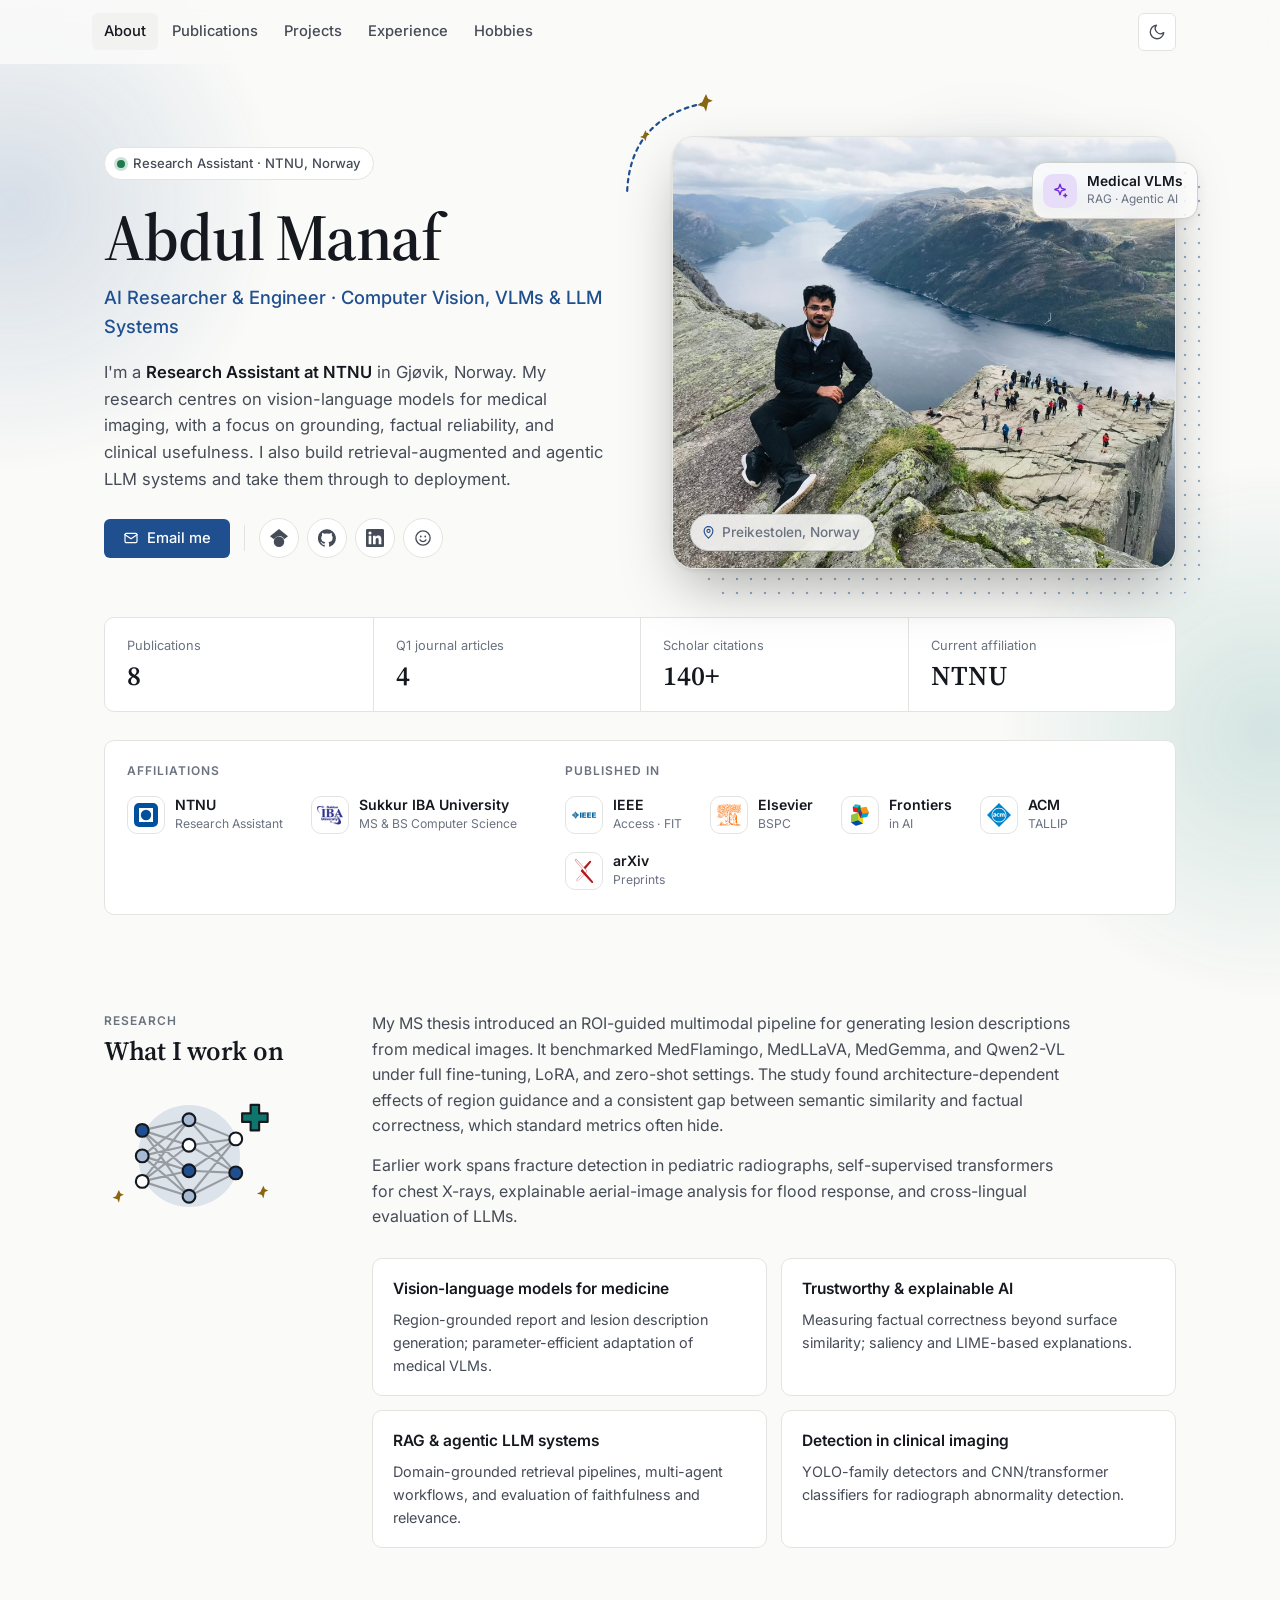
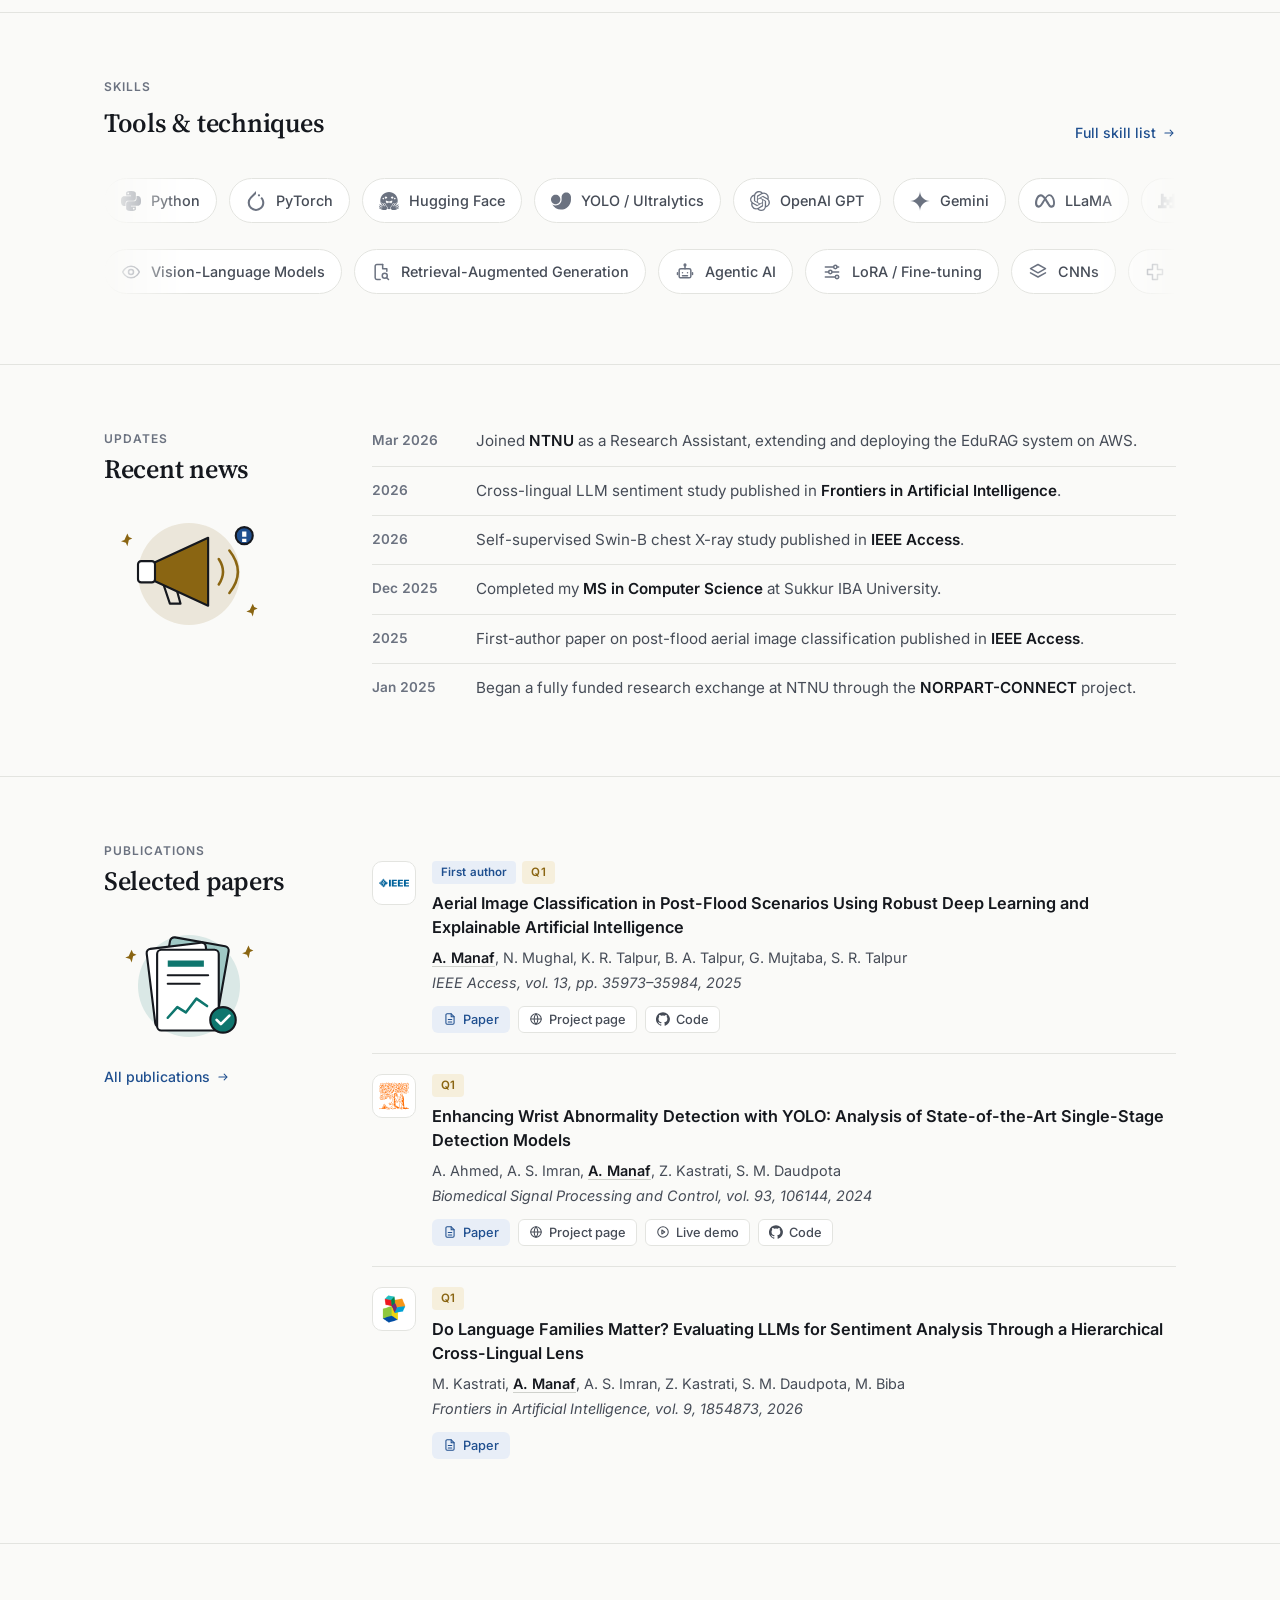
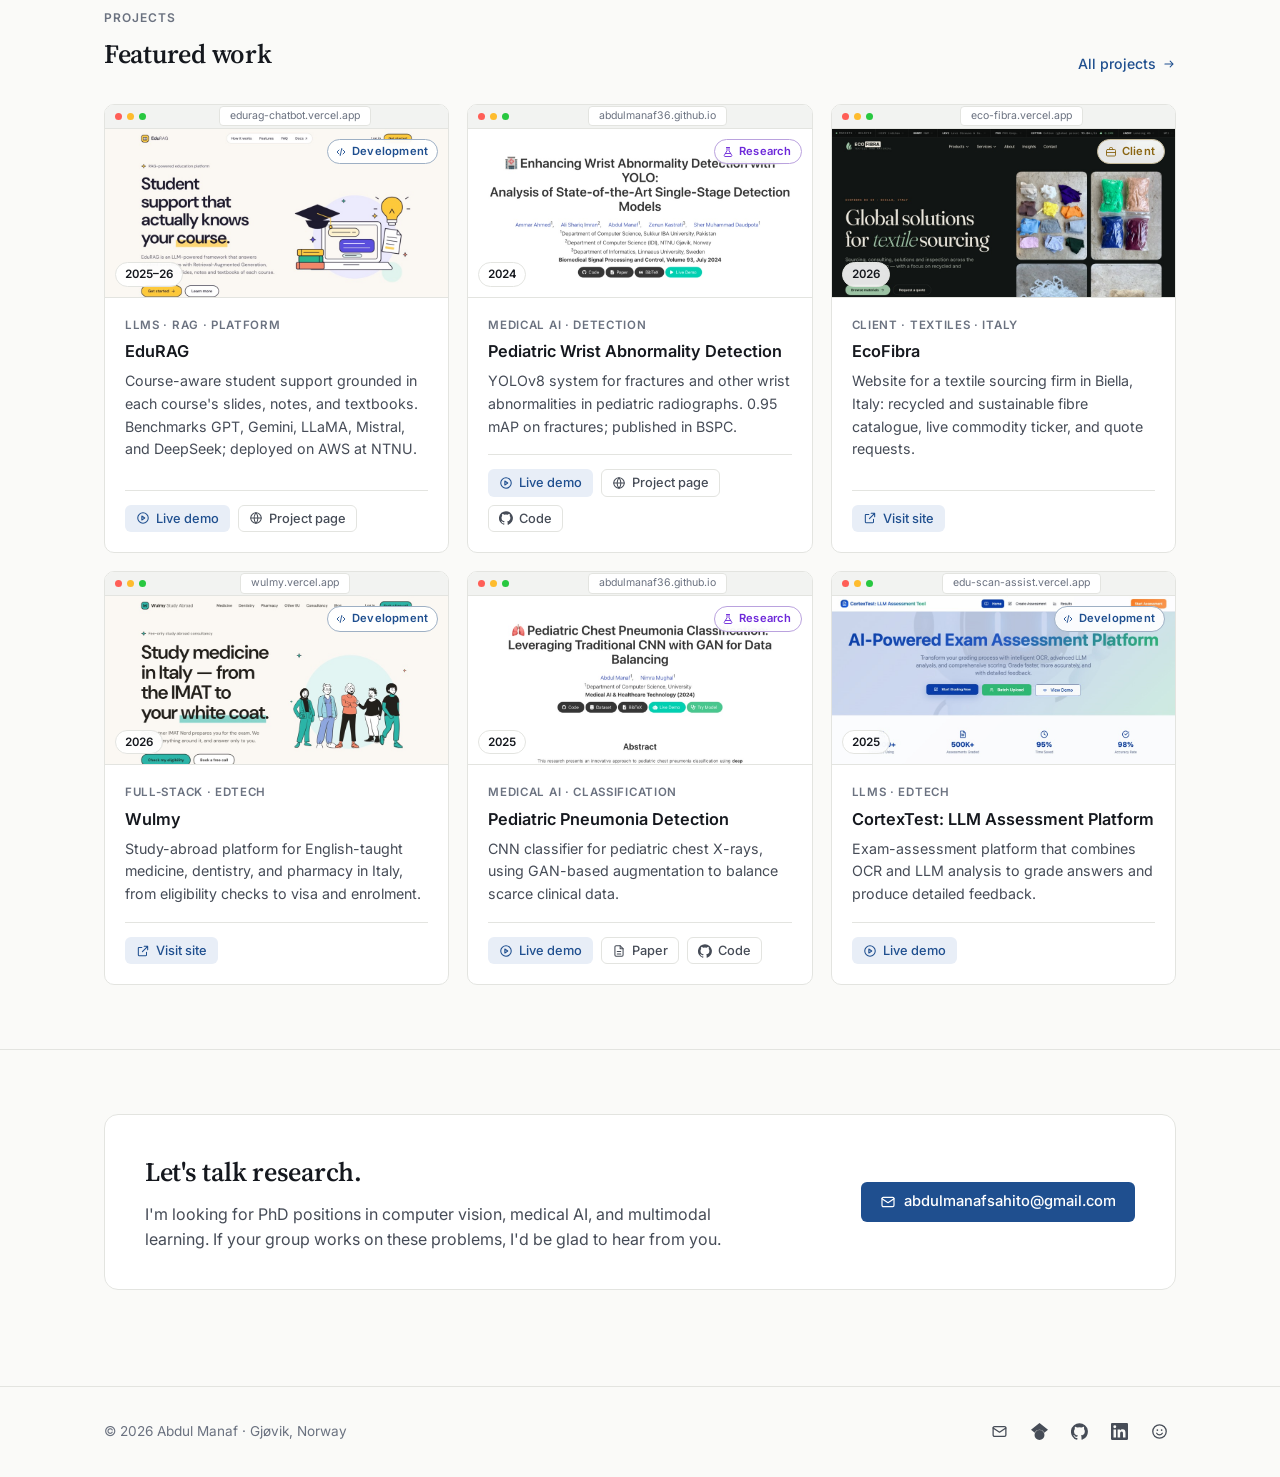
<file: index.html>
<!doctype html>
<html lang="en">
  <head>
    <!-- Google tag (gtag.js) -->
    <script
      async
      src="https://www.googletagmanager.com/gtag/js?id=G-VVF6HE75EV"
    ></script>
    <script>
      window.dataLayer = window.dataLayer || [];
      function gtag() {
        dataLayer.push(arguments);
      }
      gtag("js", new Date());
      gtag("config", "G-VVF6HE75EV");
    </script>

    <meta charset="UTF-8" />
    <meta name="viewport" content="width=device-width, initial-scale=1.0" />
    <title>Abdul Manaf — AI Researcher</title>
    <meta
      name="description"
      content="Abdul Manaf — AI researcher and engineer working on vision-language models, medical imaging, and retrieval-augmented LLM systems. Research Assistant at NTNU, Gjøvik, Norway."
    />
    <meta property="og:title" content="Abdul Manaf — AI Researcher" />
    <meta
      property="og:description"
      content="Vision-language models, medical imaging, and retrieval-augmented LLM systems."
    />
    <meta property="og:image" content="./assets/images/DP.jpeg" />
    <meta property="og:type" content="website" />
    <link rel="icon" href="./assets/images/Manaf.jpg" />

    <script>
      (function () {
        var t = null;
        try {
          t = localStorage.getItem("theme");
        } catch (e) {}
        if (!t)
          t = window.matchMedia("(prefers-color-scheme: dark)").matches
            ? "dark"
            : "light";
        document.documentElement.setAttribute("data-theme", t);
      })();
    </script>
    <link rel="preconnect" href="https://fonts.googleapis.com" />
    <link rel="preconnect" href="https://fonts.gstatic.com" crossorigin />
    <link
      href="https://fonts.googleapis.com/css2?family=Inter:wght@400;500;600;700&family=Source+Serif+4:opsz,wght@8..60,500;8..60,600&display=swap"
      rel="stylesheet"
    />
    <link rel="stylesheet" href="./assets/css/main.css" />
  </head>

  <body>
    <a class="skip-link" href="#main">Skip to content</a>

    <header class="site-header">
      <div class="container header-inner">
        <nav class="nav" id="nav" aria-label="Primary">
          <a href="./index.html" aria-current="page">About</a>
          <a href="./publications.html">Publications</a>
          <a href="./projects.html">Projects</a>
          <a href="./experience.html">Experience</a>
          <a href="./hobbies.html">Hobbies</a>
        </nav>
        <div class="header-actions">
          <button
            class="icon-btn"
            id="theme-toggle"
            aria-label="Toggle color theme"
          >
            <svg class="ic i-sun"><use href="#i-sun" /></svg
            ><svg class="ic i-moon"><use href="#i-moon" /></svg>
          </button>
          <button
            class="icon-btn menu-btn"
            id="menu-toggle"
            aria-label="Open menu"
            aria-expanded="false"
            aria-controls="nav"
          >
            <svg class="ic"><use href="#i-menu" /></svg>
          </button>
        </div>
      </div>
    </header>

    <main id="main">
      <!-- ───────────── HERO ───────────── -->
      <section class="hero">
        <div class="container hero-grid">
          <div>
            <!-- <p class="status"><span class="dot" aria-hidden="true"></span>Open to PhD positions in Europe &amp; North America</p> -->
            <p class="status"><span class="dot" aria-hidden="true"></span>Research Assistant · NTNU, Norway</p>
            <h1 class="hero-name">Abdul Manaf</h1>
            <p class="hero-role">
              AI Researcher &amp; Engineer · Computer Vision, VLMs &amp; LLM
              Systems
            </p>
            <p class="hero-lead">
              I'm a <strong>Research Assistant at NTNU</strong> in Gjøvik,
              Norway. My research centres on vision-language models for medical
              imaging, with a focus on grounding, factual reliability, and
              clinical usefulness. I also build retrieval-augmented and agentic
              LLM systems and take them through to deployment.
            </p>

            <div class="hero-cta">
              <a
                class="btn btn-primary"
                href="mailto:abdulmanafsahito@gmail.com"
                ><svg class="ic"><use href="#i-mail" /></svg>Email me</a
              >
              <span class="cta-sep" aria-hidden="true"></span>
              <div class="socials" aria-label="Profiles">
              <a class="social social-ic" href="https://scholar.google.com/citations?user=hjN9iEgAAAAJ&hl=en" target="_blank" rel="noopener" aria-label="Google Scholar" title="Google Scholar"><svg class="ic"><use href="#i-scholar" /></svg></a>
              <a class="social social-ic" href="https://github.com/abdulmanaf36" target="_blank" rel="noopener" aria-label="GitHub" title="GitHub"><svg class="ic"><use href="#i-github" /></svg></a>
              <a class="social social-ic" href="https://www.linkedin.com/in/abdulmanaf36" target="_blank" rel="noopener" aria-label="LinkedIn" title="LinkedIn"><svg class="ic"><use href="#i-linkedin" /></svg></a>
              <a class="social social-ic" href="https://huggingface.co/AbdulManafSahito" target="_blank" rel="noopener" aria-label="Hugging Face" title="Hugging Face"><svg class="ic"><use href="#i-hf" /></svg></a>
              </div>
            </div>
          </div>

          <figure class="hero-photo">
            <svg class="ill hero-deco" viewBox="0 0 120 120" aria-hidden="true" style="--c: var(--gold)">
              <path class="lna dash" d="M10 110Q14 30 96 14" style="stroke: var(--accent)"/>
              <path class="ac" transform="translate(96 14) scale(1.6)" d="M0-6l1.4 3.2 3.2 1.4-3.2 1.4L0 6l-1.4-3.2L-6 1.4l3.2-1.4z"/>
              <path class="ac" transform="translate(30 50)" d="M0-6l1.4 3.2 3.2 1.4-3.2 1.4L0 6l-1.4-3.2L-6 1.4l3.2-1.4z"/>
            </svg>
            <img
              src="./assets/images/DP.jpeg"
              alt="Abdul Manaf in the Norwegian mountains above a fjord"
              width="1024"
              height="768"
            />
            <span class="photo-chip chip-focus"><span class="chip-ic"><svg class="ic"><use href="#i-sparkles" /></svg></span><span><b>Medical VLMs</b><small>RAG · Agentic AI</small></span></span>
            <figcaption class="photo-chip chip-place"><svg class="ic"><use href="#i-pin" /></svg>Preikestolen, Norway</figcaption>
          </figure>
        </div>

        <div class="container">
          <dl class="stats">
            <div>
              <dt>Publications</dt>
              <dd>8</dd>
            </div>
            <div>
              <dt>Q1 journal articles</dt>
              <dd>4</dd>
            </div>
            <div>
              <dt>Scholar citations</dt>
              <dd>140+</dd>
            </div>
            <div>
              <dt>Current affiliation</dt>
              <dd>NTNU</dd>
            </div>
          </dl>
          <div class="orgs">
            <div class="orgs-group">
              <p class="eyebrow">Affiliations</p>
              <div class="orgs-list">
                <a
                  class="org"
                  href="https://www.ntnu.edu/"
                  target="_blank"
                  rel="noopener"
                  ><span class="logo"
                    ><img src="./assets/images/logos/ntnu.svg" alt="" /></span
                  ><span
                    ><strong>NTNU</strong
                    ><small>Research Assistant</small></span
                  ></a
                >
                <a
                  class="org"
                  href="https://www.iba-suk.edu.pk/"
                  target="_blank"
                  rel="noopener"
                  ><span class="logo"
                    ><img
                      src="./assets/images/logos/sukkur-iba.png"
                      alt="" /></span
                  ><span
                    ><strong>Sukkur IBA University</strong
                    ><small>MS &amp; BS Computer Science</small></span
                  ></a
                >
              </div>
            </div>
            <div class="orgs-group">
              <p class="eyebrow">Published in</p>
              <div class="orgs-list">
                <a
                  class="org"
                  href="https://ieeexplore.ieee.org/document/10891453"
                  target="_blank"
                  rel="noopener"
                  ><span class="logo"
                    ><img src="./assets/images/logos/ieee.svg" alt="" /></span
                  ><span
                    ><strong>IEEE</strong><small>Access · FIT</small></span
                  ></a
                >
                <a
                  class="org"
                  href="https://doi.org/10.1016/j.bspc.2024.106144"
                  target="_blank"
                  rel="noopener"
                  ><span class="logo"
                    ><img
                      src="./assets/images/logos/elsevier.svg"
                      alt="" /></span
                  ><span><strong>Elsevier</strong><small>BSPC</small></span></a
                >
                <a
                  class="org"
                  href="https://doi.org/10.3389/frai.2026.1854873"
                  target="_blank"
                  rel="noopener"
                  ><span class="logo"
                    ><img
                      src="./assets/images/logos/frontiers.png"
                      alt="" /></span
                  ><span
                    ><strong>Frontiers</strong><small>in AI</small></span
                  ></a
                >
                <a
                  class="org"
                  href="https://dl.acm.org/doi/10.1145/3748493"
                  target="_blank"
                  rel="noopener"
                  ><span class="logo"
                    ><img src="./assets/images/logos/acm.svg" alt="" /></span
                  ><span><strong>ACM</strong><small>TALLIP</small></span></a
                >
                <a
                  class="org"
                  href="https://arxiv.org/abs/2507.09759"
                  target="_blank"
                  rel="noopener"
                  ><span class="logo"
                    ><img src="./assets/images/logos/arxiv.svg" alt="" /></span
                  ><span
                    ><strong>arXiv</strong><small>Preprints</small></span
                  ></a
                >
              </div>
            </div>
          </div>
        </div>
      </section>

      <!-- ───────────── RESEARCH ───────────── -->
      <section class="section">
        <div class="container two-col">
          <header class="section-head">
            <p class="eyebrow">Research</p>
            <h2>What I work on</h2>
            <svg class="ill head-ill" viewBox="0 0 160 120" aria-hidden="true" style="--c: var(--accent)">
              <circle class="bg" cx="80" cy="62" r="48"/>
              <path class="ln" d="M36 38L80 28M36 38L80 52M36 38L80 76M36 38L80 100M36 62L80 28M36 62L80 52M36 62L80 76M36 62L80 100M36 86L80 28M36 86L80 52M36 86L80 76M36 86L80 100M80 28L124 46M80 28L124 78M80 52L124 46M80 52L124 78M80 76L124 46M80 76L124 78M80 100L124 46M80 100L124 78" opacity=".35"/>
              <circle class="ac ln" cx="36" cy="38" r="6"/><circle class="ac2 ln" cx="36" cy="62" r="6"/><circle class="pa ln" cx="36" cy="86" r="6"/><circle class="ac2 ln" cx="80" cy="28" r="6"/><circle class="pa ln" cx="80" cy="52" r="6"/><circle class="ac ln" cx="80" cy="76" r="6"/><circle class="ac2 ln" cx="80" cy="100" r="6"/><circle class="pa ln" cx="124" cy="46" r="6"/><circle class="ac ln" cx="124" cy="78" r="6"/>
              <g class="bob" style="--c: var(--cat-medical)"><path class="ac ln" d="M138 14h8v8h8v8h-8v8h-8v-8h-8v-8h8z"/></g>
              <g style="--c: var(--gold)"><path class="ac" transform="translate(14 100) scale(1)" d="M0-6l1.4 3.2 3.2 1.4-3.2 1.4L0 6l-1.4-3.2L-6 1.4l3.2-1.4z"/><path class="ac" transform="translate(150 96) scale(1)" d="M0-6l1.4 3.2 3.2 1.4-3.2 1.4L0 6l-1.4-3.2L-6 1.4l3.2-1.4z"/></g>
            </svg>
          </header>

          <div>
            <p class="prose">
              My MS thesis introduced an ROI-guided multimodal pipeline for
              generating lesion descriptions from medical images. It benchmarked
              MedFlamingo, MedLLaVA, MedGemma, and Qwen2-VL under full
              fine-tuning, LoRA, and zero-shot settings. The study found
              architecture-dependent effects of region guidance and a consistent
              gap between semantic similarity and factual correctness, which
              standard metrics often hide.
            </p>
            <p class="prose">
              Earlier work spans fracture detection in pediatric radiographs,
              self-supervised transformers for chest X-rays, explainable
              aerial-image analysis for flood response, and cross-lingual
              evaluation of LLMs.
            </p>

            <ul class="interests">
              <li>
                <h3>Vision-language models for medicine</h3>
                <p>
                  Region-grounded report and lesion description generation;
                  parameter-efficient adaptation of medical VLMs.
                </p>
              </li>
              <li>
                <h3>Trustworthy &amp; explainable AI</h3>
                <p>
                  Measuring factual correctness beyond surface similarity;
                  saliency and LIME-based explanations.
                </p>
              </li>
              <li>
                <h3>RAG &amp; agentic LLM systems</h3>
                <p>
                  Domain-grounded retrieval pipelines, multi-agent workflows,
                  and evaluation of faithfulness and relevance.
                </p>
              </li>
              <li>
                <h3>Detection in clinical imaging</h3>
                <p>
                  YOLO-family detectors and CNN/transformer classifiers for
                  radiograph abnormality detection.
                </p>
              </li>
            </ul>
          </div>
        </div>
      </section>

      <!-- ───────────── SKILLS ───────────── -->
      <section class="section">
        <div class="container">
          <header class="row-head">
            <div>
              <p class="eyebrow">Skills</p>
              <h2>Tools &amp; techniques</h2>
            </div>
            <a class="head-link" href="./experience.html#skills"
              >Full skill list<svg class="ic"><use href="#i-arrow" /></svg
            ></a>
          </header>
          <!-- Brand icons from Simple Icons (CC0) -->
          <svg
            xmlns="http://www.w3.org/2000/svg"
            style="display: none"
            aria-hidden="true"
          >
            <symbol id="b-python" viewBox="0 0 24 24">
              <path
                d="M14.25.18l.9.2.73.26.59.3.45.32.34.34.25.34.16.33.1.3.04.26.02.2-.01.13V8.5l-.05.63-.13.55-.21.46-.26.38-.3.31-.33.25-.35.19-.35.14-.33.1-.3.07-.26.04-.21.02H8.77l-.69.05-.59.14-.5.22-.41.27-.33.32-.27.35-.2.36-.15.37-.1.35-.07.32-.04.27-.02.21v3.06H3.17l-.21-.03-.28-.07-.32-.12-.35-.18-.36-.26-.36-.36-.35-.46-.32-.59-.28-.73-.21-.88-.14-1.05-.05-1.23.06-1.22.16-1.04.24-.87.32-.71.36-.57.4-.44.42-.33.42-.24.4-.16.36-.1.32-.05.24-.01h.16l.06.01h8.16v-.83H6.18l-.01-2.75-.02-.37.05-.34.11-.31.17-.28.25-.26.31-.23.38-.2.44-.18.51-.15.58-.12.64-.1.71-.06.77-.04.84-.02 1.27.05zm-6.3 1.98l-.23.33-.08.41.08.41.23.34.33.22.41.09.41-.09.33-.22.23-.34.08-.41-.08-.41-.23-.33-.33-.22-.41-.09-.41.09zm13.09 3.95l.28.06.32.12.35.18.36.27.36.35.35.47.32.59.28.73.21.88.14 1.04.05 1.23-.06 1.23-.16 1.04-.24.86-.32.71-.36.57-.4.45-.42.33-.42.24-.4.16-.36.09-.32.05-.24.02-.16-.01h-8.22v.82h5.84l.01 2.76.02.36-.05.34-.11.31-.17.29-.25.25-.31.24-.38.2-.44.17-.51.15-.58.13-.64.09-.71.07-.77.04-.84.01-1.27-.04-1.07-.14-.9-.2-.73-.25-.59-.3-.45-.33-.34-.34-.25-.34-.16-.33-.1-.3-.04-.25-.02-.2.01-.13v-5.34l.05-.64.13-.54.21-.46.26-.38.3-.32.33-.24.35-.2.35-.14.33-.1.3-.06.26-.04.21-.02.13-.01h5.84l.69-.05.59-.14.5-.21.41-.28.33-.32.27-.35.2-.36.15-.36.1-.35.07-.32.04-.28.02-.21V6.07h2.09l.14.01zm-6.47 14.25l-.23.33-.08.41.08.41.23.33.33.23.41.08.41-.08.33-.23.23-.33.08-.41-.08-.41-.23-.33-.33-.23-.41-.08-.41.08z"
              />
            </symbol>
            <symbol id="b-pytorch" viewBox="0 0 24 24">
              <path
                d="M12.005 0L4.952 7.053a9.865 9.865 0 000 14.022 9.866 9.866 0 0014.022 0c3.984-3.9 3.986-10.205.085-14.023l-1.744 1.743c2.904 2.905 2.904 7.634 0 10.538s-7.634 2.904-10.538 0-2.904-7.634 0-10.538l4.647-4.646.582-.665zm3.568 3.899a1.327 1.327 0 00-1.327 1.327 1.327 1.327 0 001.327 1.328A1.327 1.327 0 0016.9 5.226 1.327 1.327 0 0015.573 3.9z"
              />
            </symbol>
            <symbol id="b-huggingface" viewBox="0 0 24 24">
              <path
                d="M12.025 1.13c-5.77 0-10.449 4.647-10.449 10.378 0 1.112.178 2.181.503 3.185.064-.222.203-.444.416-.577a.96.96 0 0 1 .524-.15c.293 0 .584.124.84.284.278.173.48.408.71.694.226.282.458.611.684.951v-.014c.017-.324.106-.622.264-.874s.403-.487.762-.543c.3-.047.596.06.787.203s.31.313.4.467c.15.257.212.468.233.542.01.026.653 1.552 1.657 2.54.616.605 1.01 1.223 1.082 1.912.055.537-.096 1.059-.38 1.572.637.121 1.294.187 1.967.187.657 0 1.298-.063 1.921-.178-.287-.517-.44-1.041-.384-1.581.07-.69.465-1.307 1.081-1.913 1.004-.987 1.647-2.513 1.657-2.539.021-.074.083-.285.233-.542.09-.154.208-.323.4-.467a1.08 1.08 0 0 1 .787-.203c.359.056.604.29.762.543s.247.55.265.874v.015c.225-.34.457-.67.683-.952.23-.286.432-.52.71-.694.257-.16.547-.284.84-.285a.97.97 0 0 1 .524.151c.228.143.373.388.43.625l.006.04a10.3 10.3 0 0 0 .534-3.273c0-5.731-4.678-10.378-10.449-10.378M8.327 6.583a1.5 1.5 0 0 1 .713.174 1.487 1.487 0 0 1 .617 2.013c-.183.343-.762-.214-1.102-.094-.38.134-.532.914-.917.71a1.487 1.487 0 0 1 .69-2.803m7.486 0a1.487 1.487 0 0 1 .689 2.803c-.385.204-.536-.576-.916-.71-.34-.12-.92.437-1.103.094a1.487 1.487 0 0 1 .617-2.013 1.5 1.5 0 0 1 .713-.174m-10.68 1.55a.96.96 0 1 1 0 1.921.96.96 0 0 1 0-1.92m13.838 0a.96.96 0 1 1 0 1.92.96.96 0 0 1 0-1.92M8.489 11.458c.588.01 1.965 1.157 3.572 1.164 1.607-.007 2.984-1.155 3.572-1.164.196-.003.305.12.305.454 0 .886-.424 2.328-1.563 3.202-.22-.756-1.396-1.366-1.63-1.32q-.011.001-.02.006l-.044.026-.01.008-.03.024q-.018.017-.035.036l-.032.04a1 1 0 0 0-.058.09l-.014.025q-.049.088-.11.19a1 1 0 0 1-.083.116 1.2 1.2 0 0 1-.173.18q-.035.029-.075.058a1.3 1.3 0 0 1-.251-.243 1 1 0 0 1-.076-.107c-.124-.193-.177-.363-.337-.444-.034-.016-.104-.008-.2.022q-.094.03-.216.087-.06.028-.125.063l-.13.074q-.067.04-.136.086a3 3 0 0 0-.135.096 3 3 0 0 0-.26.219 2 2 0 0 0-.12.121 2 2 0 0 0-.106.128l-.002.002a2 2 0 0 0-.09.132l-.001.001a1.2 1.2 0 0 0-.105.212q-.013.036-.024.073c-1.139-.875-1.563-2.317-1.563-3.203 0-.334.109-.457.305-.454m.836 10.354c.824-1.19.766-2.082-.365-3.194-1.13-1.112-1.789-2.738-1.789-2.738s-.246-.945-.806-.858-.97 1.499.202 2.362c1.173.864-.233 1.45-.685.64-.45-.812-1.683-2.896-2.322-3.295s-1.089-.175-.938.647 2.822 2.813 2.562 3.244-1.176-.506-1.176-.506-2.866-2.567-3.49-1.898.473 1.23 2.037 2.16c1.564.932 1.686 1.178 1.464 1.53s-3.675-2.511-4-1.297c-.323 1.214 3.524 1.567 3.287 2.405-.238.839-2.71-1.587-3.216-.642-.506.946 3.49 2.056 3.522 2.064 1.29.33 4.568 1.028 5.713-.624m5.349 0c-.824-1.19-.766-2.082.365-3.194 1.13-1.112 1.789-2.738 1.789-2.738s.246-.945.806-.858.97 1.499-.202 2.362c-1.173.864.233 1.45.685.64.451-.812 1.683-2.896 2.322-3.295s1.089-.175.938.647-2.822 2.813-2.562 3.244 1.176-.506 1.176-.506 2.866-2.567 3.49-1.898-.473 1.23-2.037 2.16c-1.564.932-1.686 1.178-1.464 1.53s3.675-2.511 4-1.297c.323 1.214-3.524 1.567-3.287 2.405.238.839 2.71-1.587 3.216-.642.506.946-3.49 2.056-3.522 2.064-1.29.33-4.568 1.028-5.713-.624"
              />
            </symbol>
            <symbol id="b-ultralytics" viewBox="0 0 24 24">
              <path
                d="m12.736 7.341-.002 2.897c.012 3.953-3.188 7.177-7.098 7.171-1.553-.003-2.967-.48-4.112-1.313 2.056 3.725 5.999 6.24 10.48 6.245 6.511-.003 11.891-5.343 11.992-11.91l-.002-.027c.006-.151 0-2.951.006-3.075-.01-3.116-2.538-5.677-5.63-5.67-3.105-.006-5.645 2.54-5.634 5.683zM5.629 4.573C2.525 4.573 0 7.118 0 10.246s2.525 5.673 5.63 5.673c3.103 0 5.629-2.545 5.629-5.673s-2.526-5.673-5.63-5.673"
              />
            </symbol>
            <symbol id="b-openai" viewBox="0 0 24 24">
              <path
                d="M22.2819 9.8211a5.9847 5.9847 0 0 0-.5157-4.9108 6.0462 6.0462 0 0 0-6.5098-2.9A6.0651 6.0651 0 0 0 4.9807 4.1818a5.9847 5.9847 0 0 0-3.9977 2.9 6.0462 6.0462 0 0 0 .7427 7.0966 5.98 5.98 0 0 0 .511 4.9107 6.051 6.051 0 0 0 6.5146 2.9001A5.9847 5.9847 0 0 0 13.2599 24a6.0557 6.0557 0 0 0 5.7718-4.2058 5.9894 5.9894 0 0 0 3.9977-2.9001 6.0557 6.0557 0 0 0-.7475-7.0729zm-9.022 12.6081a4.4755 4.4755 0 0 1-2.8764-1.0408l.1419-.0804 4.7783-2.7582a.7948.7948 0 0 0 .3927-.6813v-6.7369l2.02 1.1686a.071.071 0 0 1 .038.052v5.5826a4.504 4.504 0 0 1-4.4945 4.4944zm-9.6607-4.1254a4.4708 4.4708 0 0 1-.5346-3.0137l.142.0852 4.783 2.7582a.7712.7712 0 0 0 .7806 0l5.8428-3.3685v2.3324a.0804.0804 0 0 1-.0332.0615L9.74 19.9502a4.4992 4.4992 0 0 1-6.1408-1.6464zM2.3408 7.8956a4.485 4.485 0 0 1 2.3655-1.9728V11.6a.7664.7664 0 0 0 .3879.6765l5.8144 3.3543-2.0201 1.1685a.0757.0757 0 0 1-.071 0l-4.8303-2.7865A4.504 4.504 0 0 1 2.3408 7.872zm16.5963 3.8558L13.1038 8.364 15.1192 7.2a.0757.0757 0 0 1 .071 0l4.8303 2.7913a4.4944 4.4944 0 0 1-.6765 8.1042v-5.6772a.79.79 0 0 0-.407-.667zm2.0107-3.0231l-.142-.0852-4.7735-2.7818a.7759.7759 0 0 0-.7854 0L9.409 9.2297V6.8974a.0662.0662 0 0 1 .0284-.0615l4.8303-2.7866a4.4992 4.4992 0 0 1 6.6802 4.66zM8.3065 12.863l-2.02-1.1638a.0804.0804 0 0 1-.038-.0567V6.0742a4.4992 4.4992 0 0 1 7.3757-3.4537l-.142.0805L8.704 5.459a.7948.7948 0 0 0-.3927.6813zm1.0976-2.3654l2.602-1.4998 2.6069 1.4998v2.9994l-2.5974 1.4997-2.6067-1.4997Z"
              />
            </symbol>
            <symbol id="b-googlegemini" viewBox="0 0 24 24">
              <path
                d="M11.04 19.32Q12 21.51 12 24q0-2.49.93-4.68.96-2.19 2.58-3.81t3.81-2.55Q21.51 12 24 12q-2.49 0-4.68-.93a12.3 12.3 0 0 1-3.81-2.58 12.3 12.3 0 0 1-2.58-3.81Q12 2.49 12 0q0 2.49-.96 4.68-.93 2.19-2.55 3.81a12.3 12.3 0 0 1-3.81 2.58Q2.49 12 0 12q2.49 0 4.68.96 2.19.93 3.81 2.55t2.55 3.81"
              />
            </symbol>
            <symbol id="b-meta" viewBox="0 0 24 24">
              <path
                d="M6.915 4.03c-1.968 0-3.683 1.28-4.871 3.113C.704 9.208 0 11.883 0 14.449c0 .706.07 1.369.21 1.973a6.624 6.624 0 0 0 .265.86 5.297 5.297 0 0 0 .371.761c.696 1.159 1.818 1.927 3.593 1.927 1.497 0 2.633-.671 3.965-2.444.76-1.012 1.144-1.626 2.663-4.32l.756-1.339.186-.325c.061.1.121.196.183.3l2.152 3.595c.724 1.21 1.665 2.556 2.47 3.314 1.046.987 1.992 1.22 3.06 1.22 1.075 0 1.876-.355 2.455-.843a3.743 3.743 0 0 0 .81-.973c.542-.939.861-2.127.861-3.745 0-2.72-.681-5.357-2.084-7.45-1.282-1.912-2.957-2.93-4.716-2.93-1.047 0-2.088.467-3.053 1.308-.652.57-1.257 1.29-1.82 2.05-.69-.875-1.335-1.547-1.958-2.056-1.182-.966-2.315-1.303-3.454-1.303zm10.16 2.053c1.147 0 2.188.758 2.992 1.999 1.132 1.748 1.647 4.195 1.647 6.4 0 1.548-.368 2.9-1.839 2.9-.58 0-1.027-.23-1.664-1.004-.496-.601-1.343-1.878-2.832-4.358l-.617-1.028a44.908 44.908 0 0 0-1.255-1.98c.07-.109.141-.224.211-.327 1.12-1.667 2.118-2.602 3.358-2.602zm-10.201.553c1.265 0 2.058.791 2.675 1.446.307.327.737.871 1.234 1.579l-1.02 1.566c-.757 1.163-1.882 3.017-2.837 4.338-1.191 1.649-1.81 1.817-2.486 1.817-.524 0-1.038-.237-1.383-.794-.263-.426-.464-1.13-.464-2.046 0-2.221.63-4.535 1.66-6.088.454-.687.964-1.226 1.533-1.533a2.264 2.264 0 0 1 1.088-.285z"
              />
            </symbol>
            <symbol id="b-mistralai" viewBox="0 0 24 24">
              <path
                d="M17.143 3.429v3.428h-3.429v3.429h-3.428V6.857H6.857V3.43H3.43v13.714H0v3.428h10.286v-3.428H6.857v-3.429h3.429v3.429h3.429v-3.429h3.428v3.429h-3.428v3.428H24v-3.428h-3.43V3.429z"
              />
            </symbol>
            <symbol id="b-langchain" viewBox="0 0 24 24">
              <path
                d="M13.796 0a6.93 6.93 0 0 0-4.91 2.019L5.451 5.455l3.273 3.27 3.432-3.432a2.284 2.284 0 0 1 3.277 0 2.28 2.28 0 0 1 0 3.275L12 12.001l3.273 3.273 3.433-3.435c2.692-2.692 2.692-7.127 0-9.82A6.92 6.92 0 0 0 13.796 0m-5.07 8.728-3.433 3.434c-2.692 2.693-2.692 7.126 0 9.819A6.92 6.92 0 0 0 10.203 24a6.93 6.93 0 0 0 4.911-2.02l3.432-3.432-3.271-3.272-3.433 3.433a2.284 2.284 0 0 1-3.277 0 2.28 2.28 0 0 1 0-3.276L12 12z"
              />
            </symbol>
            <symbol id="b-jupyter" viewBox="0 0 24 24">
              <path
                d="M7.157 22.201A1.784 1.799 0 0 1 5.374 24a1.784 1.799 0 0 1-1.784-1.799 1.784 1.799 0 0 1 1.784-1.799 1.784 1.799 0 0 1 1.783 1.799zM20.582 1.427a1.415 1.427 0 0 1-1.415 1.428 1.415 1.427 0 0 1-1.416-1.428A1.415 1.427 0 0 1 19.167 0a1.415 1.427 0 0 1 1.415 1.427zM4.992 3.336A1.047 1.056 0 0 1 3.946 4.39a1.047 1.056 0 0 1-1.047-1.055A1.047 1.056 0 0 1 3.946 2.28a1.047 1.056 0 0 1 1.046 1.056zm7.336 1.517c3.769 0 7.06 1.38 8.768 3.424a9.363 9.363 0 0 0-3.393-4.547 9.238 9.238 0 0 0-5.377-1.728A9.238 9.238 0 0 0 6.95 3.73a9.363 9.363 0 0 0-3.394 4.547c1.713-2.04 5.004-3.424 8.772-3.424zm.001 13.295c-3.768 0-7.06-1.381-8.768-3.425a9.363 9.363 0 0 0 3.394 4.547A9.238 9.238 0 0 0 12.33 21a9.238 9.238 0 0 0 5.377-1.729 9.363 9.363 0 0 0 3.393-4.547c-1.712 2.044-5.003 3.425-8.772 3.425Z"
              />
            </symbol>
            <symbol id="b-react" viewBox="0 0 24 24">
              <path
                d="M14.23 12.004a2.236 2.236 0 0 1-2.235 2.236 2.236 2.236 0 0 1-2.236-2.236 2.236 2.236 0 0 1 2.235-2.236 2.236 2.236 0 0 1 2.236 2.236zm2.648-10.69c-1.346 0-3.107.96-4.888 2.622-1.78-1.653-3.542-2.602-4.887-2.602-.41 0-.783.093-1.106.278-1.375.793-1.683 3.264-.973 6.365C1.98 8.917 0 10.42 0 12.004c0 1.59 1.99 3.097 5.043 4.03-.704 3.113-.39 5.588.988 6.38.32.187.69.275 1.102.275 1.345 0 3.107-.96 4.888-2.624 1.78 1.654 3.542 2.603 4.887 2.603.41 0 .783-.09 1.106-.275 1.374-.792 1.683-3.263.973-6.365C22.02 15.096 24 13.59 24 12.004c0-1.59-1.99-3.097-5.043-4.032.704-3.11.39-5.587-.988-6.38-.318-.184-.688-.277-1.092-.278zm-.005 1.09v.006c.225 0 .406.044.558.127.666.382.955 1.835.73 3.704-.054.46-.142.945-.25 1.44-.96-.236-2.006-.417-3.107-.534-.66-.905-1.345-1.727-2.035-2.447 1.592-1.48 3.087-2.292 4.105-2.295zm-9.77.02c1.012 0 2.514.808 4.11 2.28-.686.72-1.37 1.537-2.02 2.442-1.107.117-2.154.298-3.113.538-.112-.49-.195-.964-.254-1.42-.23-1.868.054-3.32.714-3.707.19-.09.4-.127.563-.132zm4.882 3.05c.455.468.91.992 1.36 1.564-.44-.02-.89-.034-1.345-.034-.46 0-.915.01-1.36.034.44-.572.895-1.096 1.345-1.565zM12 8.1c.74 0 1.477.034 2.202.093.406.582.802 1.203 1.183 1.86.372.64.71 1.29 1.018 1.946-.308.655-.646 1.31-1.013 1.95-.38.66-.773 1.288-1.18 1.87-.728.063-1.466.098-2.21.098-.74 0-1.477-.035-2.202-.093-.406-.582-.802-1.204-1.183-1.86-.372-.64-.71-1.29-1.018-1.946.303-.657.646-1.313 1.013-1.954.38-.66.773-1.286 1.18-1.868.728-.064 1.466-.098 2.21-.098zm-3.635.254c-.24.377-.48.763-.704 1.16-.225.39-.435.782-.635 1.174-.265-.656-.49-1.31-.676-1.947.64-.15 1.315-.283 2.015-.386zm7.26 0c.695.103 1.365.23 2.006.387-.18.632-.405 1.282-.66 1.933-.2-.39-.41-.783-.64-1.174-.225-.392-.465-.774-.705-1.146zm3.063.675c.484.15.944.317 1.375.498 1.732.74 2.852 1.708 2.852 2.476-.005.768-1.125 1.74-2.857 2.475-.42.18-.88.342-1.355.493-.28-.958-.646-1.956-1.1-2.98.45-1.017.81-2.01 1.085-2.964zm-13.395.004c.278.96.645 1.957 1.1 2.98-.45 1.017-.812 2.01-1.086 2.964-.484-.15-.944-.318-1.37-.5-1.732-.737-2.852-1.706-2.852-2.474 0-.768 1.12-1.742 2.852-2.476.42-.18.88-.342 1.356-.494zm11.678 4.28c.265.657.49 1.312.676 1.948-.64.157-1.316.29-2.016.39.24-.375.48-.762.705-1.158.225-.39.435-.788.636-1.18zm-9.945.02c.2.392.41.783.64 1.175.23.39.465.772.705 1.143-.695-.102-1.365-.23-2.006-.386.18-.63.406-1.282.66-1.933zM17.92 16.32c.112.493.2.968.254 1.423.23 1.868-.054 3.32-.714 3.708-.147.09-.338.128-.563.128-1.012 0-2.514-.807-4.11-2.28.686-.72 1.37-1.536 2.02-2.44 1.107-.118 2.154-.3 3.113-.54zm-11.83.01c.96.234 2.006.415 3.107.532.66.905 1.345 1.727 2.035 2.446-1.595 1.483-3.092 2.295-4.11 2.295-.22-.005-.406-.05-.553-.132-.666-.38-.955-1.834-.73-3.703.054-.46.142-.944.25-1.438zm4.56.64c.44.02.89.034 1.345.034.46 0 .915-.01 1.36-.034-.44.572-.895 1.095-1.345 1.565-.455-.47-.91-.993-1.36-1.565z"
              />
            </symbol>
            <symbol id="b-nodedotjs" viewBox="0 0 24 24">
              <path
                d="M11.998,24c-0.321,0-0.641-0.084-0.922-0.247l-2.936-1.737c-0.438-0.245-0.224-0.332-0.08-0.383 c0.585-0.203,0.703-0.25,1.328-0.604c0.065-0.037,0.151-0.023,0.218,0.017l2.256,1.339c0.082,0.045,0.197,0.045,0.272,0l8.795-5.076 c0.082-0.047,0.134-0.141,0.134-0.238V6.921c0-0.099-0.053-0.192-0.137-0.242l-8.791-5.072c-0.081-0.047-0.189-0.047-0.271,0 L3.075,6.68C2.99,6.729,2.936,6.825,2.936,6.921v10.15c0,0.097,0.054,0.189,0.139,0.235l2.409,1.392 c1.307,0.654,2.108-0.116,2.108-0.89V7.787c0-0.142,0.114-0.253,0.256-0.253h1.115c0.139,0,0.255,0.112,0.255,0.253v10.021 c0,1.745-0.95,2.745-2.604,2.745c-0.508,0-0.909,0-2.026-0.551L2.28,18.675c-0.57-0.329-0.922-0.945-0.922-1.604V6.921 c0-0.659,0.353-1.275,0.922-1.603l8.795-5.082c0.557-0.315,1.296-0.315,1.848,0l8.794,5.082c0.57,0.329,0.924,0.944,0.924,1.603 v10.15c0,0.659-0.354,1.273-0.924,1.604l-8.794,5.078C12.643,23.916,12.324,24,11.998,24z M19.099,13.993 c0-1.9-1.284-2.406-3.987-2.763c-2.731-0.361-3.009-0.548-3.009-1.187c0-0.528,0.235-1.233,2.258-1.233 c1.807,0,2.473,0.389,2.747,1.607c0.024,0.115,0.129,0.199,0.247,0.199h1.141c0.071,0,0.138-0.031,0.186-0.081 c0.048-0.054,0.074-0.123,0.067-0.196c-0.177-2.098-1.571-3.076-4.388-3.076c-2.508,0-4.004,1.058-4.004,2.833 c0,1.925,1.488,2.457,3.895,2.695c2.88,0.282,3.103,0.703,3.103,1.269c0,0.983-0.789,1.402-2.642,1.402 c-2.327,0-2.839-0.584-3.011-1.742c-0.02-0.124-0.126-0.215-0.253-0.215h-1.137c-0.141,0-0.254,0.112-0.254,0.253 c0,1.482,0.806,3.248,4.655,3.248C17.501,17.007,19.099,15.91,19.099,13.993z"
              />
            </symbol>
            <symbol id="b-fastapi" viewBox="0 0 24 24">
              <path
                d="M12 .0387C5.3729.0384.0003 5.3931 0 11.9988c-.001 6.6066 5.372 11.9628 12 11.9625 6.628.0003 12.001-5.3559 12-11.9625-.0003-6.6057-5.3729-11.9604-12-11.96m-.829 5.4153h7.55l-7.5805 5.3284h5.1828L5.279 18.5436q2.9466-6.5444 5.892-13.0896"
              />
            </symbol>
            <symbol id="b-supabase" viewBox="0 0 24 24">
              <path
                d="M11.9 1.036c-.015-.986-1.26-1.41-1.874-.637L.764 12.05C-.33 13.427.65 15.455 2.409 15.455h9.579l.113 7.51c.014.985 1.259 1.408 1.873.636l9.262-11.653c1.093-1.375.113-3.403-1.645-3.403h-9.642z"
              />
            </symbol>
            <symbol id="b-postgresql" viewBox="0 0 24 24">
              <path
                d="M23.5594 14.7228a.5269.5269 0 0 0-.0563-.1191c-.139-.2632-.4768-.3418-1.0074-.2321-1.6533.3411-2.2935.1312-2.5256-.0191 1.342-2.0482 2.445-4.522 3.0411-6.8297.2714-1.0507.7982-3.5237.1222-4.7316a1.5641 1.5641 0 0 0-.1509-.235C21.6931.9086 19.8007.0248 17.5099.0005c-1.4947-.0158-2.7705.3461-3.1161.4794a9.449 9.449 0 0 0-.5159-.0816 8.044 8.044 0 0 0-1.3114-.1278c-1.1822-.0184-2.2038.2642-3.0498.8406-.8573-.3211-4.7888-1.645-7.2219.0788C.9359 2.1526.3086 3.8733.4302 6.3043c.0409.818.5069 3.334 1.2423 5.7436.4598 1.5065.9387 2.7019 1.4334 3.582.553.9942 1.1259 1.5933 1.7143 1.7895.4474.1491 1.1327.1441 1.8581-.7279.8012-.9635 1.5903-1.8258 1.9446-2.2069.4351.2355.9064.3625 1.39.3772a.0569.0569 0 0 0 .0004.0041 11.0312 11.0312 0 0 0-.2472.3054c-.3389.4302-.4094.5197-1.5002.7443-.3102.064-1.1344.2339-1.1464.8115-.0025.1224.0329.2309.0919.3268.2269.4231.9216.6097 1.015.6331 1.3345.3335 2.5044.092 3.3714-.6787-.017 2.231.0775 4.4174.3454 5.0874.2212.5529.7618 1.9045 2.4692 1.9043.2505 0 .5263-.0291.8296-.0941 1.7819-.3821 2.5557-1.1696 2.855-2.9059.1503-.8707.4016-2.8753.5388-4.1012.0169-.0703.0357-.1207.057-.1362.0007-.0005.0697-.0471.4272.0307a.3673.3673 0 0 0 .0443.0068l.2539.0223.0149.001c.8468.0384 1.9114-.1426 2.5312-.4308.6438-.2988 1.8057-1.0323 1.5951-1.6698zM2.371 11.8765c-.7435-2.4358-1.1779-4.8851-1.2123-5.5719-.1086-2.1714.4171-3.6829 1.5623-4.4927 1.8367-1.2986 4.8398-.5408 6.108-.13-.0032.0032-.0066.0061-.0098.0094-2.0238 2.044-1.9758 5.536-1.9708 5.7495-.0002.0823.0066.1989.0162.3593.0348.5873.0996 1.6804-.0735 2.9184-.1609 1.1504.1937 2.2764.9728 3.0892.0806.0841.1648.1631.2518.2374-.3468.3714-1.1004 1.1926-1.9025 2.1576-.5677.6825-.9597.5517-1.0886.5087-.3919-.1307-.813-.5871-1.2381-1.3223-.4796-.839-.9635-2.0317-1.4155-3.5126zm6.0072 5.0871c-.1711-.0428-.3271-.1132-.4322-.1772.0889-.0394.2374-.0902.4833-.1409 1.2833-.2641 1.4815-.4506 1.9143-1.0002.0992-.126.2116-.2687.3673-.4426a.3549.3549 0 0 0 .0737-.1298c.1708-.1513.2724-.1099.4369-.0417.156.0646.3078.26.3695.4752.0291.1016.0619.2945-.0452.4444-.9043 1.2658-2.2216 1.2494-3.1676 1.0128zm2.094-3.988-.0525.141c-.133.3566-.2567.6881-.3334 1.003-.6674-.0021-1.3168-.2872-1.8105-.8024-.6279-.6551-.9131-1.5664-.7825-2.5004.1828-1.3079.1153-2.4468.079-3.0586-.005-.0857-.0095-.1607-.0122-.2199.2957-.2621 1.6659-.9962 2.6429-.7724.4459.1022.7176.4057.8305.928.5846 2.7038.0774 3.8307-.3302 4.7363-.084.1866-.1633.3629-.2311.5454zm7.3637 4.5725c-.0169.1768-.0358.376-.0618.5959l-.146.4383a.3547.3547 0 0 0-.0182.1077c-.0059.4747-.054.6489-.115.8693-.0634.2292-.1353.4891-.1794 1.0575-.11 1.4143-.8782 2.2267-2.4172 2.5565-1.5155.3251-1.7843-.4968-2.0212-1.2217a6.5824 6.5824 0 0 0-.0769-.2266c-.2154-.5858-.1911-1.4119-.1574-2.5551.0165-.5612-.0249-1.9013-.3302-2.6462.0044-.2932.0106-.5909.019-.8918a.3529.3529 0 0 0-.0153-.1126 1.4927 1.4927 0 0 0-.0439-.208c-.1226-.4283-.4213-.7866-.7797-.9351-.1424-.059-.4038-.1672-.7178-.0869.067-.276.1831-.5875.309-.9249l.0529-.142c.0595-.16.134-.3257.213-.5012.4265-.9476 1.0106-2.2453.3766-5.1772-.2374-1.0981-1.0304-1.6343-2.2324-1.5098-.7207.0746-1.3799.3654-1.7088.5321a5.6716 5.6716 0 0 0-.1958.1041c.0918-1.1064.4386-3.1741 1.7357-4.4823a4.0306 4.0306 0 0 1 .3033-.276.3532.3532 0 0 0 .1447-.0644c.7524-.5706 1.6945-.8506 2.802-.8325.4091.0067.8017.0339 1.1742.081 1.939.3544 3.2439 1.4468 4.0359 2.3827.8143.9623 1.2552 1.9315 1.4312 2.4543-1.3232-.1346-2.2234.1268-2.6797.779-.9926 1.4189.543 4.1729 1.2811 5.4964.1353.2426.2522.4522.2889.5413.2403.5825.5515.9713.7787 1.2552.0696.087.1372.1714.1885.245-.4008.1155-1.1208.3825-1.0552 1.717-.0123.1563-.0423.4469-.0834.8148-.0461.2077-.0702.4603-.0994.7662zm.8905-1.6211c-.0405-.8316.2691-.9185.5967-1.0105a2.8566 2.8566 0 0 0 .135-.0406 1.202 1.202 0 0 0 .1342.103c.5703.3765 1.5823.4213 3.0068.1344-.2016.1769-.5189.3994-.9533.6011-.4098.1903-1.0957.333-1.7473.3636-.7197.0336-1.0859-.0807-1.1721-.151zm.5695-9.2712c-.0059.3508-.0542.6692-.1054 1.0017-.055.3576-.112.7274-.1264 1.1762-.0142.4368.0404.8909.0932 1.3301.1066.887.216 1.8003-.2075 2.7014a3.5272 3.5272 0 0 1-.1876-.3856c-.0527-.1276-.1669-.3326-.3251-.6162-.6156-1.1041-2.0574-3.6896-1.3193-4.7446.3795-.5427 1.3408-.5661 2.1781-.463zm.2284 7.0137a12.3762 12.3762 0 0 0-.0853-.1074l-.0355-.0444c.7262-1.1995.5842-2.3862.4578-3.4385-.0519-.4318-.1009-.8396-.0885-1.2226.0129-.4061.0666-.7543.1185-1.0911.0639-.415.1288-.8443.1109-1.3505.0134-.0531.0188-.1158.0118-.1902-.0457-.4855-.5999-1.938-1.7294-3.253-.6076-.7073-1.4896-1.4972-2.6889-2.0395.5251-.1066 1.2328-.2035 2.0244-.1859 2.0515.0456 3.6746.8135 4.8242 2.2824a.908.908 0 0 1 .0667.1002c.7231 1.3556-.2762 6.2751-2.9867 10.5405zm-8.8166-6.1162c-.025.1794-.3089.4225-.6211.4225a.5821.5821 0 0 1-.0809-.0056c-.1873-.026-.3765-.144-.5059-.3156-.0458-.0605-.1203-.178-.1055-.2844.0055-.0401.0261-.0985.0925-.1488.1182-.0894.3518-.1226.6096-.0867.3163.0441.6426.1938.6113.4186zm7.9305-.4114c.0111.0792-.049.201-.1531.3102-.0683.0717-.212.1961-.4079.2232a.5456.5456 0 0 1-.075.0052c-.2935 0-.5414-.2344-.5607-.3717-.024-.1765.2641-.3106.5611-.352.297-.0414.6111.0088.6356.1851z"
              />
            </symbol>
            <symbol id="b-amazonwebservices" viewBox="0 0 24 24">
              <path
                d="M6.763 10.036c0 .296.032.535.088.71.064.176.144.368.256.576.04.063.056.127.056.183 0 .08-.048.16-.152.24l-.503.335a.383.383 0 0 1-.208.072c-.08 0-.16-.04-.239-.112a2.47 2.47 0 0 1-.287-.375 6.18 6.18 0 0 1-.248-.471c-.622.734-1.405 1.101-2.347 1.101-.67 0-1.205-.191-1.596-.574-.391-.384-.59-.894-.59-1.533 0-.678.239-1.23.726-1.644.487-.415 1.133-.623 1.955-.623.272 0 .551.024.846.064.296.04.6.104.918.176v-.583c0-.607-.127-1.03-.375-1.277-.255-.248-.686-.367-1.3-.367-.28 0-.568.031-.863.103-.295.072-.583.16-.862.272a2.287 2.287 0 0 1-.28.104.488.488 0 0 1-.127.023c-.112 0-.168-.08-.168-.247v-.391c0-.128.016-.224.056-.28a.597.597 0 0 1 .224-.167c.279-.144.614-.264 1.005-.36a4.84 4.84 0 0 1 1.246-.151c.95 0 1.644.216 2.091.647.439.43.662 1.085.662 1.963v2.586zm-3.24 1.214c.263 0 .534-.048.822-.144.287-.096.543-.271.758-.51.128-.152.224-.32.272-.512.047-.191.08-.423.08-.694v-.335a6.66 6.66 0 0 0-.735-.136 6.02 6.02 0 0 0-.75-.048c-.535 0-.926.104-1.19.32-.263.215-.39.518-.39.917 0 .375.095.655.295.846.191.2.47.296.838.296zm6.41.862c-.144 0-.24-.024-.304-.08-.064-.048-.12-.16-.168-.311L7.586 5.55a1.398 1.398 0 0 1-.072-.32c0-.128.064-.2.191-.2h.783c.151 0 .255.025.31.08.065.048.113.16.16.312l1.342 5.284 1.245-5.284c.04-.16.088-.264.151-.312a.549.549 0 0 1 .32-.08h.638c.152 0 .256.025.32.08.063.048.12.16.151.312l1.261 5.348 1.381-5.348c.048-.16.104-.264.16-.312a.52.52 0 0 1 .311-.08h.743c.127 0 .2.065.2.2 0 .04-.009.08-.017.128a1.137 1.137 0 0 1-.056.2l-1.923 6.17c-.048.16-.104.263-.168.311a.51.51 0 0 1-.303.08h-.687c-.151 0-.255-.024-.32-.08-.063-.056-.119-.16-.15-.32l-1.238-5.148-1.23 5.14c-.04.16-.087.264-.15.32-.065.056-.177.08-.32.08zm10.256.215c-.415 0-.83-.048-1.229-.143-.399-.096-.71-.2-.918-.32-.128-.071-.215-.151-.247-.223a.563.563 0 0 1-.048-.224v-.407c0-.167.064-.247.183-.247.048 0 .096.008.144.024.048.016.12.048.2.08.271.12.566.215.878.279.319.064.63.096.95.096.502 0 .894-.088 1.165-.264a.86.86 0 0 0 .415-.758.777.777 0 0 0-.215-.559c-.144-.151-.416-.287-.807-.415l-1.157-.36c-.583-.183-1.014-.454-1.277-.813a1.902 1.902 0 0 1-.4-1.158c0-.335.073-.63.216-.886.144-.255.335-.479.575-.654.24-.184.51-.32.83-.415.32-.096.655-.136 1.006-.136.175 0 .359.008.535.032.183.024.35.056.518.088.16.04.312.08.455.127.144.048.256.096.336.144a.69.69 0 0 1 .24.2.43.43 0 0 1 .071.263v.375c0 .168-.064.256-.184.256a.83.83 0 0 1-.303-.096 3.652 3.652 0 0 0-1.532-.311c-.455 0-.815.071-1.062.223-.248.152-.375.383-.375.71 0 .224.08.416.24.567.159.152.454.304.877.44l1.134.358c.574.184.99.44 1.237.767.247.327.367.702.367 1.117 0 .343-.072.655-.207.926-.144.272-.336.511-.583.703-.248.2-.543.343-.886.447-.36.111-.734.167-1.142.167zM21.698 16.207c-2.626 1.94-6.442 2.969-9.722 2.969-4.598 0-8.74-1.7-11.87-4.526-.247-.223-.024-.527.272-.351 3.384 1.963 7.559 3.153 11.877 3.153 2.914 0 6.114-.607 9.06-1.852.439-.2.814.287.383.607zM22.792 14.961c-.336-.43-2.22-.207-3.074-.103-.255.032-.295-.192-.063-.36 1.5-1.053 3.967-.75 4.254-.399.287.36-.08 2.826-1.485 4.007-.215.184-.423.088-.327-.151.32-.79 1.03-2.57.695-2.994z"
              />
            </symbol>
            <symbol id="b-n8n" viewBox="0 0 24 24">
              <path
                d="M21.4737 5.6842c-1.1772 0-2.1663.8051-2.4468 1.8947h-2.8955c-1.235 0-2.289.893-2.492 2.111l-.1038.623a1.263 1.263 0 0 1-1.246 1.0555H11.289c-.2805-1.0896-1.2696-1.8947-2.4468-1.8947s-2.1663.8051-2.4467 1.8947H4.973c-.2805-1.0896-1.2696-1.8947-2.4468-1.8947C1.1311 9.4737 0 10.6047 0 12s1.131 2.5263 2.5263 2.5263c1.1772 0 2.1663-.8051 2.4468-1.8947h1.4223c.2804 1.0896 1.2696 1.8947 2.4467 1.8947 1.1772 0 2.1663-.8051 2.4468-1.8947h1.0008a1.263 1.263 0 0 1 1.2459 1.0555l.1038.623c.203 1.218 1.257 2.111 2.492 2.111h.3692c.2804 1.0895 1.2696 1.8947 2.4468 1.8947 1.3952 0 2.5263-1.131 2.5263-2.5263s-1.131-2.5263-2.5263-2.5263c-1.1772 0-2.1664.805-2.4468 1.8947h-.3692a1.263 1.263 0 0 1-1.246-1.0555l-.1037-.623A2.52 2.52 0 0 0 13.9607 12a2.52 2.52 0 0 0 .821-1.4794l.1038-.623a1.263 1.263 0 0 1 1.2459-1.0555h2.8955c.2805 1.0896 1.2696 1.8947 2.4468 1.8947 1.3952 0 2.5263-1.131 2.5263-2.5263s-1.131-2.5263-2.5263-2.5263m0 1.2632a1.263 1.263 0 0 1 1.2631 1.2631 1.263 1.263 0 0 1-1.2631 1.2632 1.263 1.263 0 0 1-1.2632-1.2632 1.263 1.263 0 0 1 1.2632-1.2631M2.5263 10.7368A1.263 1.263 0 0 1 3.7895 12a1.263 1.263 0 0 1-1.2632 1.2632A1.263 1.263 0 0 1 1.2632 12a1.263 1.263 0 0 1 1.2631-1.2632m6.3158 0A1.263 1.263 0 0 1 10.1053 12a1.263 1.263 0 0 1-1.2632 1.2632A1.263 1.263 0 0 1 7.579 12a1.263 1.263 0 0 1 1.2632-1.2632m10.1053 3.7895a1.263 1.263 0 0 1 1.2631 1.2632 1.263 1.263 0 0 1-1.2631 1.2631 1.263 1.263 0 0 1-1.2632-1.2631 1.263 1.263 0 0 1 1.2632-1.2632"
              />
            </symbol>
            <symbol id="b-vercel" viewBox="0 0 24 24">
              <path d="m12 1.608 12 20.784H0Z" />
            </symbol>
            <symbol id="b-git" viewBox="0 0 24 24">
              <path
                d="M13.09 23.549a1.54 1.54 0 0 1-2.18 0L.451 13.089a1.54 1.54 0 0 1 0-2.179l7.191-7.19 2.733 2.733a1.85 1.85 0 0 0 .964 2.326v6.66a1.849 1.849 0 1 0 1.54 0V8.957l2.508 2.508a1.85 1.85 0 1 0 1.09-1.09l-2.634-2.634a1.85 1.85 0 0 0-2.378-2.377L8.73 2.63 10.91.451a1.54 1.54 0 0 1 2.179 0l10.459 10.46a1.54 1.54 0 0 1 0 2.179z"
              />
            </symbol>
            <symbol id="b-github" viewBox="0 0 24 24">
              <path
                d="M12 .297c-6.63 0-12 5.373-12 12 0 5.303 3.438 9.8 8.205 11.385.6.113.82-.258.82-.577 0-.285-.01-1.04-.015-2.04-3.338.724-4.042-1.61-4.042-1.61C4.422 18.07 3.633 17.7 3.633 17.7c-1.087-.744.084-.729.084-.729 1.205.084 1.838 1.236 1.838 1.236 1.07 1.835 2.809 1.305 3.495.998.108-.776.417-1.305.76-1.605-2.665-.3-5.466-1.332-5.466-5.93 0-1.31.465-2.38 1.235-3.22-.135-.303-.54-1.523.105-3.176 0 0 1.005-.322 3.3 1.23.96-.267 1.98-.399 3-.405 1.02.006 2.04.138 3 .405 2.28-1.552 3.285-1.23 3.285-1.23.645 1.653.24 2.873.12 3.176.765.84 1.23 1.91 1.23 3.22 0 4.61-2.805 5.625-5.475 5.92.42.36.81 1.096.81 2.22 0 1.606-.015 2.896-.015 3.286 0 .315.21.69.825.57C20.565 22.092 24 17.592 24 12.297c0-6.627-5.373-12-12-12"
              />
            </symbol>
          </svg>
          <div class="marquees" aria-label="Skills and tools">
            <div class="marquee">
              <ul class="marquee-track">
                <li class="skill" style="--brand: #3776ab">
                  <svg class="skill-ic" aria-hidden="true">
                    <use href="#b-python" /></svg
                  >Python
                </li>
                <li class="skill" style="--brand: #ee4c2c">
                  <svg class="skill-ic" aria-hidden="true">
                    <use href="#b-pytorch" /></svg
                  >PyTorch
                </li>
                <li class="skill" style="--brand: #ffd21e">
                  <svg class="skill-ic" aria-hidden="true">
                    <use href="#b-huggingface" /></svg
                  >Hugging Face
                </li>
                <li class="skill">
                  <svg class="skill-ic" aria-hidden="true">
                    <use href="#b-ultralytics" /></svg
                  >YOLO / Ultralytics
                </li>
                <li class="skill">
                  <svg class="skill-ic" aria-hidden="true">
                    <use href="#b-openai" /></svg
                  >OpenAI GPT
                </li>
                <li class="skill" style="--brand: #8e75b2">
                  <svg class="skill-ic" aria-hidden="true">
                    <use href="#b-googlegemini" /></svg
                  >Gemini
                </li>
                <li class="skill" style="--brand: #0467df">
                  <svg class="skill-ic" aria-hidden="true">
                    <use href="#b-meta" /></svg
                  >LLaMA
                </li>
                <li class="skill" style="--brand: #fa520f">
                  <svg class="skill-ic" aria-hidden="true">
                    <use href="#b-mistralai" /></svg
                  >Mistral
                </li>
                <li class="skill" style="--brand: #7fc8ff">
                  <svg class="skill-ic" aria-hidden="true">
                    <use href="#b-langchain" /></svg
                  >LangChain
                </li>
                <li class="skill" style="--brand: #f37626">
                  <svg class="skill-ic" aria-hidden="true">
                    <use href="#b-jupyter" /></svg
                  >Jupyter
                </li>
                <li class="skill" style="--brand: #61dafb">
                  <svg class="skill-ic" aria-hidden="true">
                    <use href="#b-react" /></svg
                  >React
                </li>
                <li class="skill" style="--brand: #5fa04e">
                  <svg class="skill-ic" aria-hidden="true">
                    <use href="#b-nodedotjs" /></svg
                  >Node.js
                </li>
                <li class="skill" style="--brand: #009688">
                  <svg class="skill-ic" aria-hidden="true">
                    <use href="#b-fastapi" /></svg
                  >FastAPI
                </li>
                <li class="skill" style="--brand: #3fcf8e">
                  <svg class="skill-ic" aria-hidden="true">
                    <use href="#b-supabase" /></svg
                  >Supabase
                </li>
                <li class="skill" style="--brand: #4169e1">
                  <svg class="skill-ic" aria-hidden="true">
                    <use href="#b-postgresql" /></svg
                  >PostgreSQL
                </li>
                <li class="skill" style="--brand: #ff9900">
                  <svg class="skill-ic" aria-hidden="true">
                    <use href="#b-amazonwebservices" /></svg
                  >AWS
                </li>
                <li class="skill" style="--brand: #ea4b71">
                  <svg class="skill-ic" aria-hidden="true">
                    <use href="#b-n8n" /></svg
                  >n8n
                </li>
                <li class="skill">
                  <svg class="skill-ic" aria-hidden="true">
                    <use href="#b-vercel" /></svg
                  >Vercel
                </li>
                <li class="skill" style="--brand: #f03c2e">
                  <svg class="skill-ic" aria-hidden="true">
                    <use href="#b-git" /></svg
                  >Git
                </li>
                <li class="skill">
                  <svg class="skill-ic" aria-hidden="true">
                    <use href="#b-github" /></svg
                  >GitHub
                </li>
              </ul>
              <ul class="marquee-track" aria-hidden="true">
                <li class="skill" style="--brand: #3776ab">
                  <svg class="skill-ic" aria-hidden="true">
                    <use href="#b-python" /></svg
                  >Python
                </li>
                <li class="skill" style="--brand: #ee4c2c">
                  <svg class="skill-ic" aria-hidden="true">
                    <use href="#b-pytorch" /></svg
                  >PyTorch
                </li>
                <li class="skill" style="--brand: #ffd21e">
                  <svg class="skill-ic" aria-hidden="true">
                    <use href="#b-huggingface" /></svg
                  >Hugging Face
                </li>
                <li class="skill">
                  <svg class="skill-ic" aria-hidden="true">
                    <use href="#b-ultralytics" /></svg
                  >YOLO / Ultralytics
                </li>
                <li class="skill">
                  <svg class="skill-ic" aria-hidden="true">
                    <use href="#b-openai" /></svg
                  >OpenAI GPT
                </li>
                <li class="skill" style="--brand: #8e75b2">
                  <svg class="skill-ic" aria-hidden="true">
                    <use href="#b-googlegemini" /></svg
                  >Gemini
                </li>
                <li class="skill" style="--brand: #0467df">
                  <svg class="skill-ic" aria-hidden="true">
                    <use href="#b-meta" /></svg
                  >LLaMA
                </li>
                <li class="skill" style="--brand: #fa520f">
                  <svg class="skill-ic" aria-hidden="true">
                    <use href="#b-mistralai" /></svg
                  >Mistral
                </li>
                <li class="skill" style="--brand: #7fc8ff">
                  <svg class="skill-ic" aria-hidden="true">
                    <use href="#b-langchain" /></svg
                  >LangChain
                </li>
                <li class="skill" style="--brand: #f37626">
                  <svg class="skill-ic" aria-hidden="true">
                    <use href="#b-jupyter" /></svg
                  >Jupyter
                </li>
                <li class="skill" style="--brand: #61dafb">
                  <svg class="skill-ic" aria-hidden="true">
                    <use href="#b-react" /></svg
                  >React
                </li>
                <li class="skill" style="--brand: #5fa04e">
                  <svg class="skill-ic" aria-hidden="true">
                    <use href="#b-nodedotjs" /></svg
                  >Node.js
                </li>
                <li class="skill" style="--brand: #009688">
                  <svg class="skill-ic" aria-hidden="true">
                    <use href="#b-fastapi" /></svg
                  >FastAPI
                </li>
                <li class="skill" style="--brand: #3fcf8e">
                  <svg class="skill-ic" aria-hidden="true">
                    <use href="#b-supabase" /></svg
                  >Supabase
                </li>
                <li class="skill" style="--brand: #4169e1">
                  <svg class="skill-ic" aria-hidden="true">
                    <use href="#b-postgresql" /></svg
                  >PostgreSQL
                </li>
                <li class="skill" style="--brand: #ff9900">
                  <svg class="skill-ic" aria-hidden="true">
                    <use href="#b-amazonwebservices" /></svg
                  >AWS
                </li>
                <li class="skill" style="--brand: #ea4b71">
                  <svg class="skill-ic" aria-hidden="true">
                    <use href="#b-n8n" /></svg
                  >n8n
                </li>
                <li class="skill">
                  <svg class="skill-ic" aria-hidden="true">
                    <use href="#b-vercel" /></svg
                  >Vercel
                </li>
                <li class="skill" style="--brand: #f03c2e">
                  <svg class="skill-ic" aria-hidden="true">
                    <use href="#b-git" /></svg
                  >Git
                </li>
                <li class="skill">
                  <svg class="skill-ic" aria-hidden="true">
                    <use href="#b-github" /></svg
                  >GitHub
                </li>
              </ul>
            </div>
            <div class="marquee reverse">
              <ul class="marquee-track">
                <li class="skill skill-concept">
                  <svg class="ic skill-ic" aria-hidden="true">
                    <use href="#i-vision" /></svg
                  >Vision-Language Models
                </li>
                <li class="skill skill-concept">
                  <svg class="ic skill-ic" aria-hidden="true">
                    <use href="#i-rag" /></svg
                  >Retrieval-Augmented Generation
                </li>
                <li class="skill skill-concept">
                  <svg class="ic skill-ic" aria-hidden="true">
                    <use href="#i-agentic" /></svg
                  >Agentic AI
                </li>
                <li class="skill skill-concept">
                  <svg class="ic skill-ic" aria-hidden="true">
                    <use href="#i-sliders" /></svg
                  >LoRA / Fine-tuning
                </li>
                <li class="skill skill-concept">
                  <svg class="ic skill-ic" aria-hidden="true">
                    <use href="#i-layers" /></svg
                  >CNNs
                </li>
                <li class="skill skill-concept">
                  <svg class="ic skill-ic" aria-hidden="true">
                    <use href="#i-medical" /></svg
                  >Medical Imaging
                </li>
                <li class="skill skill-concept">
                  <svg class="ic skill-ic" aria-hidden="true">
                    <use href="#i-target" /></svg
                  >Object Detection
                </li>
                <li class="skill skill-concept">
                  <svg class="ic skill-ic" aria-hidden="true">
                    <use href="#i-sparkles" /></svg
                  >GANs & Diffusion
                </li>
                <li class="skill skill-concept">
                  <svg class="ic skill-ic" aria-hidden="true">
                    <use href="#i-vision" /></svg
                  >Vision Transformers
                </li>
                <li class="skill skill-concept">
                  <svg class="ic skill-ic" aria-hidden="true">
                    <use href="#i-shield" /></svg
                  >Explainable AI
                </li>
                <li class="skill skill-concept">
                  <svg class="ic skill-ic" aria-hidden="true">
                    <use href="#i-chart" /></svg
                  >LLM Evaluation
                </li>
                <li class="skill skill-concept">
                  <svg class="ic skill-ic" aria-hidden="true">
                    <use href="#i-wand" /></svg
                  >Prompt Engineering
                </li>
                <li class="skill skill-concept">
                  <svg class="ic skill-ic" aria-hidden="true">
                    <use href="#i-llm" /></svg
                  >NLP
                </li>
              </ul>
              <ul class="marquee-track" aria-hidden="true">
                <li class="skill skill-concept">
                  <svg class="ic skill-ic" aria-hidden="true">
                    <use href="#i-vision" /></svg
                  >Vision-Language Models
                </li>
                <li class="skill skill-concept">
                  <svg class="ic skill-ic" aria-hidden="true">
                    <use href="#i-rag" /></svg
                  >Retrieval-Augmented Generation
                </li>
                <li class="skill skill-concept">
                  <svg class="ic skill-ic" aria-hidden="true">
                    <use href="#i-agentic" /></svg
                  >Agentic AI
                </li>
                <li class="skill skill-concept">
                  <svg class="ic skill-ic" aria-hidden="true">
                    <use href="#i-sliders" /></svg
                  >LoRA / Fine-tuning
                </li>
                <li class="skill skill-concept">
                  <svg class="ic skill-ic" aria-hidden="true">
                    <use href="#i-layers" /></svg
                  >CNNs
                </li>
                <li class="skill skill-concept">
                  <svg class="ic skill-ic" aria-hidden="true">
                    <use href="#i-medical" /></svg
                  >Medical Imaging
                </li>
                <li class="skill skill-concept">
                  <svg class="ic skill-ic" aria-hidden="true">
                    <use href="#i-target" /></svg
                  >Object Detection
                </li>
                <li class="skill skill-concept">
                  <svg class="ic skill-ic" aria-hidden="true">
                    <use href="#i-sparkles" /></svg
                  >GANs & Diffusion
                </li>
                <li class="skill skill-concept">
                  <svg class="ic skill-ic" aria-hidden="true">
                    <use href="#i-vision" /></svg
                  >Vision Transformers
                </li>
                <li class="skill skill-concept">
                  <svg class="ic skill-ic" aria-hidden="true">
                    <use href="#i-shield" /></svg
                  >Explainable AI
                </li>
                <li class="skill skill-concept">
                  <svg class="ic skill-ic" aria-hidden="true">
                    <use href="#i-chart" /></svg
                  >LLM Evaluation
                </li>
                <li class="skill skill-concept">
                  <svg class="ic skill-ic" aria-hidden="true">
                    <use href="#i-wand" /></svg
                  >Prompt Engineering
                </li>
                <li class="skill skill-concept">
                  <svg class="ic skill-ic" aria-hidden="true">
                    <use href="#i-llm" /></svg
                  >NLP
                </li>
              </ul>
            </div>
          </div>
        </div>
      </section>

      <!-- ───────────── NEWS ───────────── -->
      <section class="section">
        <div class="container two-col">
          <header class="section-head">
            <p class="eyebrow">Updates</p>
            <h2>Recent news</h2>
            <svg class="ill head-ill" viewBox="0 0 160 120" aria-hidden="true" style="--c: var(--gold)">
              <circle class="bg" cx="80" cy="62" r="48"/>
              <path class="ln" d="M54 66l8 24h10l-6-22"/>
              <path class="ac ln" d="M46 52l52-24v64L46 68z"/>
              <rect class="pa ln" x="32" y="50" width="16" height="20" rx="3"/>
              <path class="lna" d="M108 48q8 12 0 24M118 40q16 20 0 40"/>
              <g class="bob" style="--c: var(--accent)"><circle class="ac ln" cx="132" cy="26" r="8"/><path class="pa" d="M130 22h4v5h-4zM130 29h4v3h-4z"/></g>
              <g style="--c: var(--gold)"><path class="ac" transform="translate(22 30) scale(1)" d="M0-6l1.4 3.2 3.2 1.4-3.2 1.4L0 6l-1.4-3.2L-6 1.4l3.2-1.4z"/><path class="ac" transform="translate(140 96) scale(1)" d="M0-6l1.4 3.2 3.2 1.4-3.2 1.4L0 6l-1.4-3.2L-6 1.4l3.2-1.4z"/></g>
            </svg>
          </header>

          <ul class="news">
            <li>
              <time>Mar 2026</time>
              <p>
                Joined <strong>NTNU</strong> as a Research Assistant, extending
                and deploying the EduRAG system on AWS.
              </p>
            </li>
            <li>
              <time>2026</time>
              <p>
                Cross-lingual LLM sentiment study published in
                <strong>Frontiers in Artificial Intelligence</strong>.
              </p>
            </li>
            <li>
              <time>2026</time>
              <p>
                Self-supervised Swin-B chest X-ray study published in
                <strong>IEEE Access</strong>.
              </p>
            </li>
            <li>
              <time>Dec 2025</time>
              <p>
                Completed my <strong>MS in Computer Science</strong> at Sukkur
                IBA University.
              </p>
            </li>
            <li>
              <time>2025</time>
              <p>
                First-author paper on post-flood aerial image classification
                published in <strong>IEEE Access</strong>.
              </p>
            </li>
            <li>
              <time>Jan 2025</time>
              <p>
                Began a fully funded research exchange at NTNU through the
                <strong>NORPART-CONNECT</strong> project.
              </p>
            </li>
          </ul>
        </div>
      </section>

      <!-- ───────────── SELECTED PUBLICATIONS ───────────── -->
      <section class="section">
        <div class="container two-col">
          <header class="section-head">
            <p class="eyebrow">Publications</p>
            <h2>Selected papers</h2>
            <svg class="ill head-ill" viewBox="0 0 160 120" aria-hidden="true" style="--c: var(--cat-medical)">
              <circle class="bg" cx="80" cy="62" r="48"/>
              <rect class="ac2 ln" x="56" y="20" width="56" height="74" rx="4" transform="rotate(10 84 57)"/>
              <rect class="pa ln" x="44" y="24" width="56" height="74" rx="4" transform="rotate(-7 72 61)"/>
              <rect class="pa ln" x="50" y="28" width="58" height="76" rx="4"/>
              <path class="ac" d="M60 38h34v6H60z"/>
              <path class="ln" d="M60 52h38M60 60h30"/>
              <path class="lna" d="M60 92l9-10 8 5 10-13 10 7"/>
              <g class="bob"><circle class="ac ln" cx="112" cy="94" r="12"/><path class="chk" d="M106 94l4 4 8-8"/></g>
              <g style="--c: var(--gold)"><path class="ac" transform="translate(26 34) scale(1)" d="M0-6l1.4 3.2 3.2 1.4-3.2 1.4L0 6l-1.4-3.2L-6 1.4l3.2-1.4z"/><path class="ac" transform="translate(136 30) scale(1)" d="M0-6l1.4 3.2 3.2 1.4-3.2 1.4L0 6l-1.4-3.2L-6 1.4l3.2-1.4z"/></g>
            </svg>
            <a class="head-link" href="./publications.html"
              >All publications<svg class="ic"><use href="#i-arrow" /></svg
            ></a>
          </header>

          <ol class="pubs">
            <li class="pub">
              <span class="logo"
                ><img src="./assets/images/logos/ieee.svg" alt="IEEE logo"
              /></span>
              <div class="pub-main">
                <div class="pub-badges">
                  <span class="badge badge-accent">First author</span
                  ><span class="badge badge-gold">Q1</span>
                </div>
                <h3 class="pub-title">
                  <a
                    href="https://ieeexplore.ieee.org/document/10891453"
                    target="_blank"
                    rel="noopener"
                    >Aerial Image Classification in Post-Flood Scenarios Using
                    Robust Deep Learning and Explainable Artificial
                    Intelligence</a
                  >
                </h3>
                <p class="pub-authors">
                  <b>A. Manaf</b>, N. Mughal, K. R. Talpur, B. A. Talpur, G.
                  Mujtaba, S. R. Talpur
                </p>
                <p class="pub-venue">
                  IEEE Access, vol. 13, pp. 35973–35984, 2025
                </p>
                <div class="links">
                  <a
                    class="lb lb-primary"
                    href="https://ieeexplore.ieee.org/document/10891453"
                    target="_blank"
                    rel="noopener"
                    ><svg class="ic"><use href="#i-paper" /></svg>Paper</a
                  >
                  <a
                    class="lb"
                    href="https://abdulmanaf36.github.io/Post-Flood-Disaster-Management/Classification/"
                    target="_blank"
                    rel="noopener"
                    ><svg class="ic"><use href="#i-globe" /></svg>Project
                    page</a
                  >
                  <a
                    class="lb"
                    href="https://github.com/abdulmanaf36/Post-Flood-Disaster-Management"
                    target="_blank"
                    rel="noopener"
                    ><svg class="ic"><use href="#i-github" /></svg>Code</a
                  >
                </div>
              </div>
            </li>
            <li class="pub">
              <span class="logo"
                ><img
                  src="./assets/images/logos/elsevier.svg"
                  alt="Elsevier logo"
              /></span>
              <div class="pub-main">
                <div class="pub-badges">
                  <span class="badge badge-gold">Q1</span>
                </div>
                <h3 class="pub-title">
                  <a
                    href="https://doi.org/10.1016/j.bspc.2024.106144"
                    target="_blank"
                    rel="noopener"
                    >Enhancing Wrist Abnormality Detection with YOLO: Analysis
                    of State-of-the-Art Single-Stage Detection Models</a
                  >
                </h3>
                <p class="pub-authors">
                  A. Ahmed, A. S. Imran, <b>A. Manaf</b>, Z. Kastrati, S. M.
                  Daudpota
                </p>
                <p class="pub-venue">
                  Biomedical Signal Processing and Control, vol. 93, 106144,
                  2024
                </p>
                <div class="links">
                  <a
                    class="lb lb-primary"
                    href="https://doi.org/10.1016/j.bspc.2024.106144"
                    target="_blank"
                    rel="noopener"
                    ><svg class="ic"><use href="#i-paper" /></svg>Paper</a
                  >
                  <a
                    class="lb"
                    href="https://abdulmanaf36.github.io/pediatric_wrist_abnormality_detection-end-to-end-implementation/"
                    target="_blank"
                    rel="noopener"
                    ><svg class="ic"><use href="#i-globe" /></svg>Project
                    page</a
                  >
                  <a
                    class="lb"
                    href="https://huggingface.co/spaces/AbdulManafSahito/wrist-anomaly-detection"
                    target="_blank"
                    rel="noopener"
                    ><svg class="ic"><use href="#i-demo" /></svg>Live demo</a
                  >
                  <a
                    class="lb"
                    href="https://github.com/abdulmanaf36/Pediatric-Wrist-Abnormality-Detection-System"
                    target="_blank"
                    rel="noopener"
                    ><svg class="ic"><use href="#i-github" /></svg>Code</a
                  >
                </div>
              </div>
            </li>
            <li class="pub">
              <span class="logo"
                ><img
                  src="./assets/images/logos/frontiers.png"
                  alt="Frontiers logo"
              /></span>
              <div class="pub-main">
                <div class="pub-badges">
                  <span class="badge badge-gold">Q1</span>
                </div>
                <h3 class="pub-title">
                  <a
                    href="https://doi.org/10.3389/frai.2026.1854873"
                    target="_blank"
                    rel="noopener"
                    >Do Language Families Matter? Evaluating LLMs for Sentiment
                    Analysis Through a Hierarchical Cross-Lingual Lens</a
                  >
                </h3>
                <p class="pub-authors">
                  M. Kastrati, <b>A. Manaf</b>, A. S. Imran, Z. Kastrati, S. M.
                  Daudpota, M. Biba
                </p>
                <p class="pub-venue">
                  Frontiers in Artificial Intelligence, vol. 9, 1854873, 2026
                </p>
                <div class="links">
                  <a
                    class="lb lb-primary"
                    href="https://doi.org/10.3389/frai.2026.1854873"
                    target="_blank"
                    rel="noopener"
                    ><svg class="ic"><use href="#i-paper" /></svg>Paper</a
                  >
                </div>
              </div>
            </li>
          </ol>
        </div>
      </section>

      <!-- ───────────── FEATURED PROJECTS ───────────── -->
      <section class="section">
        <div class="container">
          <header class="row-head">
            <div>
              <p class="eyebrow">Projects</p>
              <h2>Featured work</h2>
            </div>
            <a class="head-link" href="./projects.html"
              >All projects<svg class="ic"><use href="#i-arrow" /></svg
            ></a>
          </header>

          <div class="project-grid">
            <article class="project" data-group="development">
              <div class="project-media shot"><div class="browser-bar" aria-hidden="true"><i></i><i></i><i></i><span>edurag-chatbot.vercel.app</span></div><img src="./assets/images/projects/shots/edurag-chatbot.jpg" alt="EduRAG homepage" loading="lazy" /><span class="project-type"><svg class="ic"><use href="#i-code"/></svg>Development</span><span class="project-year">2025–26</span></div>
              <div class="project-body">
                <p class="project-kicker">LLMs · RAG · Platform</p>
                <h3>EduRAG</h3>
                <p class="project-desc">Course-aware student support grounded in each course&#x27;s slides, notes, and textbooks. Benchmarks GPT, Gemini, LLaMA, Mistral, and DeepSeek; deployed on AWS at NTNU.</p>
                <div class="links"><a class="lb lb-primary" href="https://edurag-chatbot.vercel.app" target="_blank" rel="noopener"><svg class="ic"><use href="#i-demo"/></svg>Live demo</a><a class="lb" href="https://abdulmanaf36.github.io/Student-Chatbot/" target="_blank" rel="noopener"><svg class="ic"><use href="#i-globe"/></svg>Project page</a></div>
              </div>
            </article>
            <article class="project" data-group="research">
              <div class="project-media shot"><div class="browser-bar" aria-hidden="true"><i></i><i></i><i></i><span>abdulmanaf36.github.io</span></div><img src="./assets/images/projects/wrist-page.jpg" alt="Pediatric wrist abnormality detection web app" loading="lazy" /><span class="project-type"><svg class="ic"><use href="#i-flask"/></svg>Research</span><span class="project-year">2024</span></div>
              <div class="project-body">
                <p class="project-kicker">Medical AI · Detection</p>
                <h3>Pediatric Wrist Abnormality Detection</h3>
                <p class="project-desc">YOLOv8 system for fractures and other wrist abnormalities in pediatric radiographs. 0.95 mAP on fractures; published in BSPC.</p>
                <div class="links"><a class="lb lb-primary" href="https://huggingface.co/spaces/AbdulManafSahito/wrist-anomaly-detection" target="_blank" rel="noopener"><svg class="ic"><use href="#i-demo"/></svg>Live demo</a><a class="lb" href="https://abdulmanaf36.github.io/pediatric_wrist_abnormality_detection-end-to-end-implementation/" target="_blank" rel="noopener"><svg class="ic"><use href="#i-globe"/></svg>Project page</a><a class="lb" href="https://github.com/abdulmanaf36/Pediatric-Wrist-Abnormality-Detection-System" target="_blank" rel="noopener"><svg class="ic"><use href="#i-github"/></svg>Code</a></div>
              </div>
            </article>
            <article class="project" data-group="client">
              <div class="project-media shot"><div class="browser-bar" aria-hidden="true"><i></i><i></i><i></i><span>eco-fibra.vercel.app</span></div><img src="./assets/images/projects/shots/eco-fibra.jpg" alt="EcoFibra homepage" loading="lazy" /><span class="project-type"><svg class="ic"><use href="#i-briefcase"/></svg>Client</span><span class="project-year">2026</span></div>
              <div class="project-body">
                <p class="project-kicker">Client · Textiles · Italy</p>
                <h3>EcoFibra</h3>
                <p class="project-desc">Website for a textile sourcing firm in Biella, Italy: recycled and sustainable fibre catalogue, live commodity ticker, and quote requests.</p>
                <div class="links"><a class="lb lb-primary" href="https://eco-fibra.vercel.app/" target="_blank" rel="noopener"><svg class="ic"><use href="#i-external"/></svg>Visit site</a></div>
              </div>
            </article>
            <article class="project" data-group="development">
              <div class="project-media shot"><div class="browser-bar" aria-hidden="true"><i></i><i></i><i></i><span>wulmy.vercel.app</span></div><img src="./assets/images/projects/shots/wulmy.jpg" alt="Wulmy homepage" loading="lazy" /><span class="project-type"><svg class="ic"><use href="#i-code"/></svg>Development</span><span class="project-year">2026</span></div>
              <div class="project-body">
                <p class="project-kicker">Full-stack · EdTech</p>
                <h3>Wulmy</h3>
                <p class="project-desc">Study-abroad platform for English-taught medicine, dentistry, and pharmacy in Italy, from eligibility checks to visa and enrolment.</p>
                <div class="links"><a class="lb lb-primary" href="https://wulmy.vercel.app/" target="_blank" rel="noopener"><svg class="ic"><use href="#i-external"/></svg>Visit site</a></div>
              </div>
            </article>
            <article class="project" data-group="research">
              <div class="project-media shot"><div class="browser-bar" aria-hidden="true"><i></i><i></i><i></i><span>abdulmanaf36.github.io</span></div><img src="./assets/images/projects/pneumonia-page.jpg" alt="Pediatric chest X-ray pneumonia classifier" loading="lazy" /><span class="project-type"><svg class="ic"><use href="#i-flask"/></svg>Research</span><span class="project-year">2025</span></div>
              <div class="project-body">
                <p class="project-kicker">Medical AI · Classification</p>
                <h3>Pediatric Pneumonia Detection</h3>
                <p class="project-desc">CNN classifier for pediatric chest X-rays, using GAN-based augmentation to balance scarce clinical data.</p>
                <div class="links"><a class="lb lb-primary" href="https://huggingface.co/spaces/AbdulManafSahito/Pediatric-Chest-Xray-Pneumonia-Classification-System" target="_blank" rel="noopener"><svg class="ic"><use href="#i-demo"/></svg>Live demo</a><a class="lb" href="https://arxiv.org/abs/2507.09759" target="_blank" rel="noopener"><svg class="ic"><use href="#i-paper"/></svg>Paper</a><a class="lb" href="https://github.com/abdulmanaf36/Pediatric-Chest-Pneumonia-Classification" target="_blank" rel="noopener"><svg class="ic"><use href="#i-github"/></svg>Code</a></div>
              </div>
            </article>
            <article class="project" data-group="development">
              <div class="project-media shot"><div class="browser-bar" aria-hidden="true"><i></i><i></i><i></i><span>edu-scan-assist.vercel.app</span></div><img src="./assets/images/projects/shots/edu-scan.jpg" alt="CortexTest homepage" loading="lazy" /><span class="project-type"><svg class="ic"><use href="#i-code"/></svg>Development</span><span class="project-year">2025</span></div>
              <div class="project-body">
                <p class="project-kicker">LLMs · EdTech</p>
                <h3>CortexTest: LLM Assessment Platform</h3>
                <p class="project-desc">Exam-assessment platform that combines OCR and LLM analysis to grade answers and produce detailed feedback.</p>
                <div class="links"><a class="lb lb-primary" href="https://edu-scan-assist.vercel.app/" target="_blank" rel="noopener"><svg class="ic"><use href="#i-demo"/></svg>Live demo</a></div>
              </div>
            </article>
          </div>
        </div>
      </section>

      <!-- ───────────── CONTACT ───────────── -->
      <section class="section">
        <div class="container">
          <div class="contact-card">
            <div>
              <h2>Let's talk research.</h2>
              <p>
                I'm looking for PhD positions in computer vision, medical AI,
                and multimodal learning. If your group works on these problems,
                I'd be glad to hear from you.
              </p>
            </div>
            <div class="contact-actions">
              <a
                class="btn btn-primary"
                href="mailto:abdulmanafsahito@gmail.com"
                ><svg class="ic"><use href="#i-mail" /></svg
                >abdulmanafsahito@gmail.com</a
              >
            </div>
          </div>
        </div>
      </section>
    </main>

    <footer class="site-footer">
      <div class="container footer-inner">
        <p>© <span id="year">2026</span> Abdul Manaf · Gjøvik, Norway</p>
        <div class="footer-links">
          <a href="mailto:abdulmanafsahito@gmail.com" aria-label="Email"
            ><svg class="ic"><use href="#i-mail" /></svg
          ></a>
          <a
            href="https://scholar.google.com/citations?user=hjN9iEgAAAAJ&hl=en"
            target="_blank"
            rel="noopener"
            aria-label="Google Scholar"
            ><svg class="ic"><use href="#i-scholar" /></svg
          ></a>
          <a
            href="https://github.com/abdulmanaf36"
            target="_blank"
            rel="noopener"
            aria-label="GitHub"
            ><svg class="ic"><use href="#i-github" /></svg
          ></a>
          <a
            href="https://www.linkedin.com/in/abdulmanaf36"
            target="_blank"
            rel="noopener"
            aria-label="LinkedIn"
            ><svg class="ic"><use href="#i-linkedin" /></svg
          ></a>
          <a
            href="https://huggingface.co/AbdulManafSahito"
            target="_blank"
            rel="noopener"
            aria-label="Hugging Face"
            ><svg class="ic"><use href="#i-hf" /></svg
          ></a>
        </div>
      </div>
    </footer>

    <script src="./assets/js/main.js"></script>
  </body>
</html>
</file>
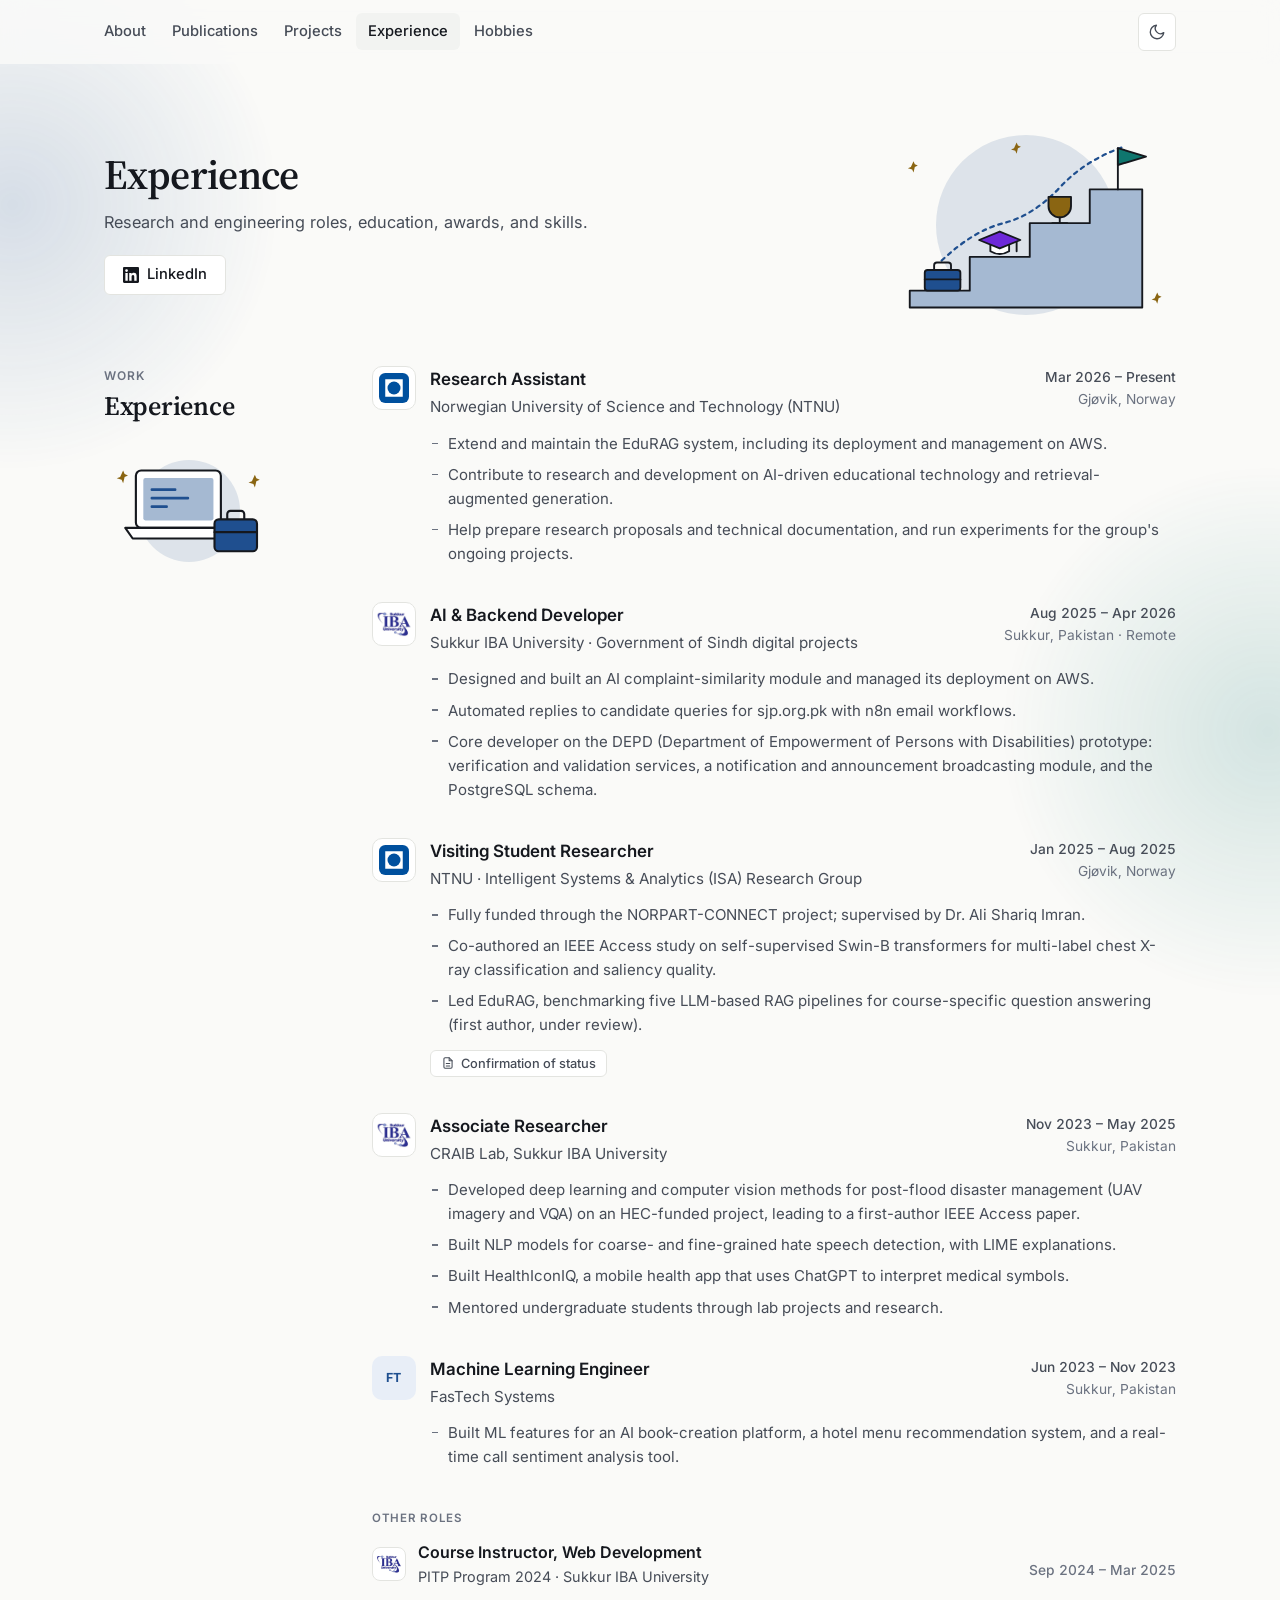
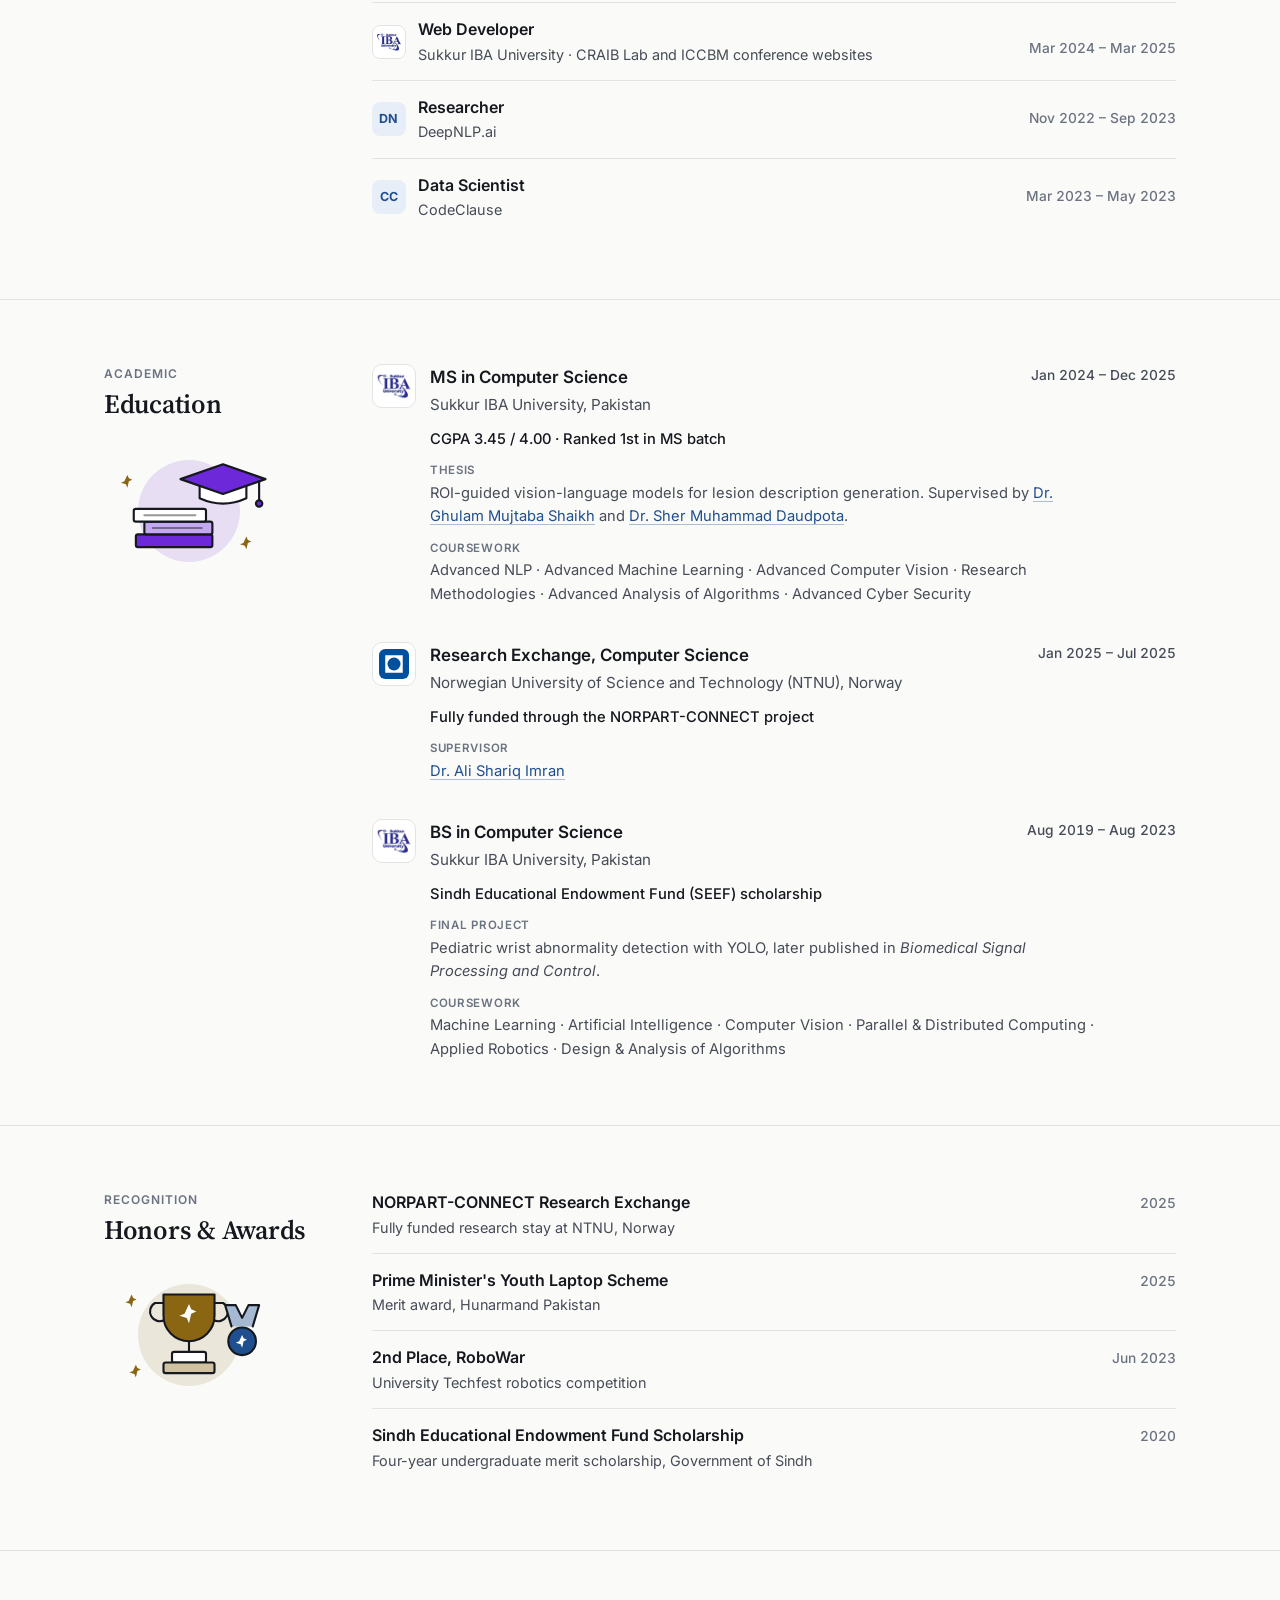
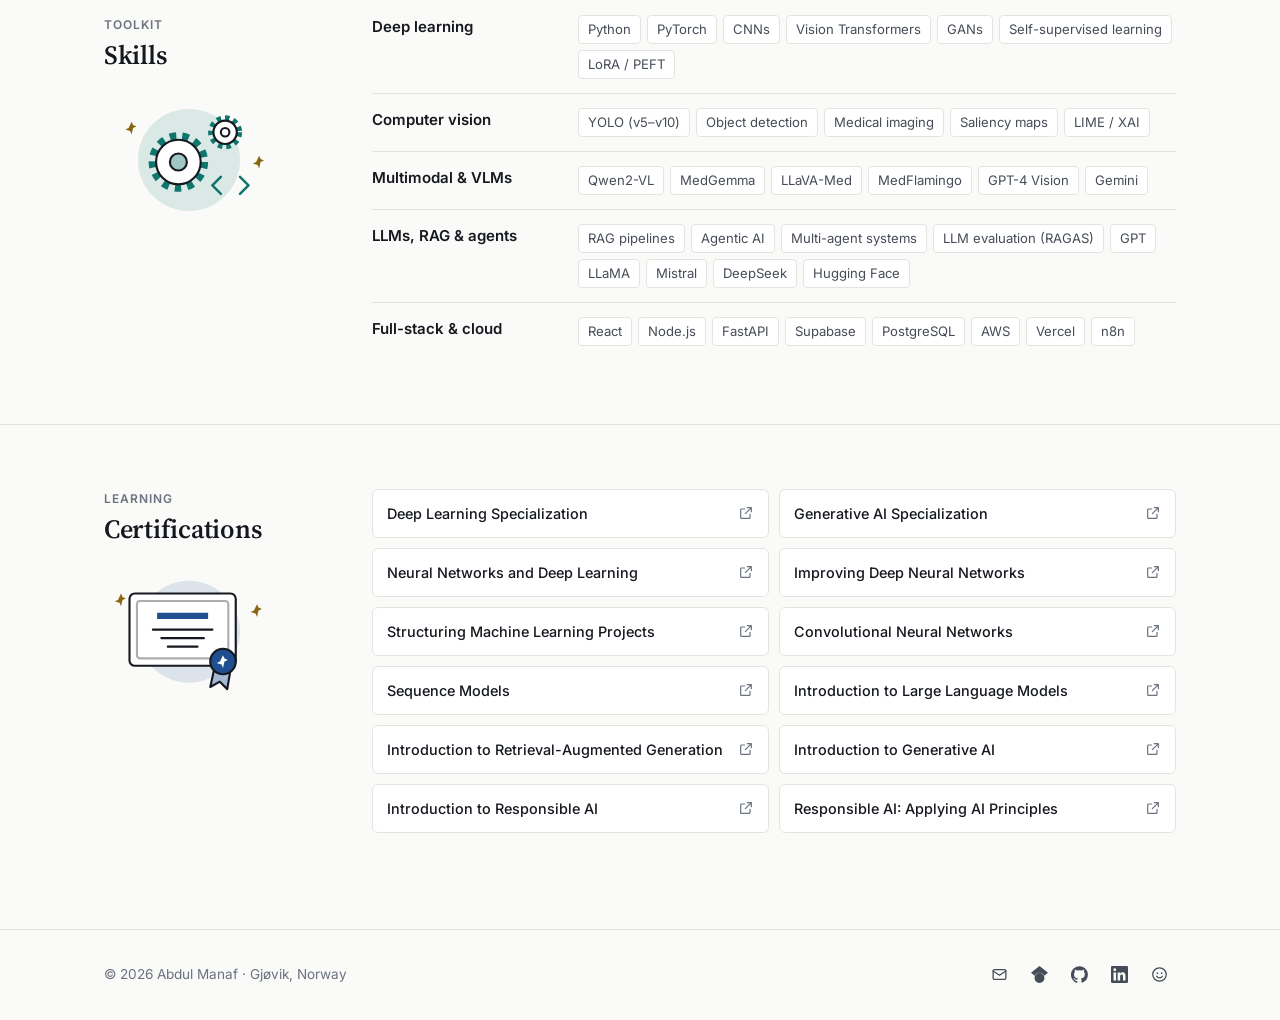
<file: experience.html>
<!doctype html>
<html lang="en">
  <head>
    <!-- Google tag (gtag.js) -->
    <script async src="https://www.googletagmanager.com/gtag/js?id=G-VVF6HE75EV"></script>
    <script>
      window.dataLayer = window.dataLayer || [];
      function gtag() { dataLayer.push(arguments); }
      gtag("js", new Date());
      gtag("config", "G-VVF6HE75EV");
    </script>

    <meta charset="UTF-8" />
    <meta name="viewport" content="width=device-width, initial-scale=1.0" />
    <title>Experience — Abdul Manaf</title>
    <meta name="description" content="Experience, education, awards, and skills of Abdul Manaf, AI researcher at NTNU." />
    <link rel="icon" href="./assets/images/Manaf.jpg" />

    <script>
      (function () {
        var t = null;
        try { t = localStorage.getItem("theme"); } catch (e) {}
        if (!t) t = window.matchMedia("(prefers-color-scheme: dark)").matches ? "dark" : "light";
        document.documentElement.setAttribute("data-theme", t);
      })();
    </script>
    <link rel="preconnect" href="https://fonts.googleapis.com" />
    <link rel="preconnect" href="https://fonts.gstatic.com" crossorigin />
    <link href="https://fonts.googleapis.com/css2?family=Inter:wght@400;500;600;700&family=Source+Serif+4:opsz,wght@8..60,500;8..60,600&display=swap" rel="stylesheet" />
    <link rel="stylesheet" href="./assets/css/main.css" />
  </head>

  <body>
    <a class="skip-link" href="#main">Skip to content</a>

    <header class="site-header">
      <div class="container header-inner">
        <nav class="nav" id="nav" aria-label="Primary">
          <a href="./index.html">About</a>
          <a href="./publications.html">Publications</a>
          <a href="./projects.html">Projects</a>
          <a href="./experience.html" aria-current="page">Experience</a>
          <a href="./hobbies.html">Hobbies</a>
        </nav>
        <div class="header-actions">
          <button class="icon-btn" id="theme-toggle" aria-label="Toggle color theme">
            <svg class="ic i-sun"><use href="#i-sun"/></svg><svg class="ic i-moon"><use href="#i-moon"/></svg>
          </button>
          <button class="icon-btn menu-btn" id="menu-toggle" aria-label="Open menu" aria-expanded="false" aria-controls="nav">
            <svg class="ic"><use href="#i-menu"/></svg>
          </button>
        </div>
      </div>
    </header>

    <main id="main">
      <section class="page-hero">
        <div class="container">
          <div class="hero-split">
            <div>
              <h1>Experience</h1>
              <p>Research and engineering roles, education, awards, and skills.</p>
              <div class="hero-cta">
                <a class="btn btn-ghost" href="https://www.linkedin.com/in/abdulmanaf36" target="_blank" rel="noopener"><svg class="ic"><use href="#i-linkedin"/></svg>LinkedIn</a>
              </div>
            </div>
            <svg class="ill ill-hero" viewBox="0 0 320 220" aria-hidden="true">
              <g style="--c: var(--accent)"><circle class="bg" cx="160" cy="112" r="96"/>
              <path class="ac2 ln" d="M36 200v-18h64v-36h64v-36h64v-36h56v126z"/>
              <path class="lna dash" d="M70 150q34-32 66-40t60-38 70-44"/></g>
              <g class="bob" style="--c: var(--accent)"><path class="ln" d="M62 160v-5a3 3 0 0 1 3-3h12a3 3 0 0 1 3 3v5"/><rect class="ac ln" x="52" y="160" width="38" height="22" rx="3"/><path class="ln" d="M52 170h38"/></g>
              <g class="bob2" style="--c: var(--cat-llm)"><path class="pa ln" d="M122 132v8q10 6 20 0v-8"/><path class="ac ln" d="M110 128l22-9 22 9-22 9z"/><path class="ln" d="M150 130v10"/></g>
              <g class="bob" style="--c: var(--gold)"><path class="ac ln" d="M184 82h24v10a12 12 0 0 1-24 0z"/><path class="ln" d="M196 104v6M188 110h16"/></g>
              <g style="--c: var(--cat-medical)"><path class="ln" d="M258 74V30"/><path class="ac ln drift" d="M258 30l30 9-30 9z"/></g>
              <g style="--c: var(--gold)"><path class="ac" transform="translate(40 50) scale(1)" d="M0-6l1.4 3.2 3.2 1.4-3.2 1.4L0 6l-1.4-3.2L-6 1.4l3.2-1.4z"/><path class="ac" transform="translate(300 190) scale(1)" d="M0-6l1.4 3.2 3.2 1.4-3.2 1.4L0 6l-1.4-3.2L-6 1.4l3.2-1.4z"/><path class="ac" transform="translate(150 30) scale(1)" d="M0-6l1.4 3.2 3.2 1.4-3.2 1.4L0 6l-1.4-3.2L-6 1.4l3.2-1.4z"/></g>
            </svg>
          </div>
        </div>
      </section>

      <!-- ───────────── EXPERIENCE ───────────── -->
      <section class="section tight" id="experience">
        <div class="container two-col">
          <header class="section-head">
            <p class="eyebrow">Work</p>
            <h2>Experience</h2>
            <svg class="ill head-ill" viewBox="0 0 160 120" aria-hidden="true" style="--c: var(--accent)">
              <circle class="bg" cx="80" cy="62" r="48"/>
              <rect class="pa ln" x="30" y="24" width="80" height="54" rx="5"/>
              <rect class="ac2" x="37" y="31" width="66" height="40" rx="2"/>
              <path class="lna" d="M45 42h22M45 50h34M45 58h14"/>
              <path class="pa ln" d="M20 78h100l-7 10H27z"/>
              <g class="bob"><path class="ln" d="M116 70v-5a3 3 0 0 1 3-3h10a3 3 0 0 1 3 3v5"/><rect class="ac ln" x="104" y="70" width="40" height="30" rx="4"/><path class="ln" d="M104 82h40"/></g>
              <g style="--c: var(--gold)"><path class="ac" transform="translate(18 30) scale(1)" d="M0-6l1.4 3.2 3.2 1.4-3.2 1.4L0 6l-1.4-3.2L-6 1.4l3.2-1.4z"/><path class="ac" transform="translate(142 34) scale(1)" d="M0-6l1.4 3.2 3.2 1.4-3.2 1.4L0 6l-1.4-3.2L-6 1.4l3.2-1.4z"/></g>
            </svg>
          </header>

          <div>
            <ol class="timeline">
              <li class="entry">
                <div class="entry-head">
                  <div class="entry-title"><span class="logo"><img src="./assets/images/logos/ntnu.svg" alt="NTNU logo" /></span><div>
                    <h3>Research Assistant</h3>
                    <p class="entry-org">Norwegian University of Science and Technology (NTNU)</p>
                  </div></div>
                  <p class="entry-meta">Mar 2026 – Present<span>Gjøvik, Norway</span></p>
                </div>
                <ul class="bullets">
                  <li>Extend and maintain the EduRAG system, including its deployment and management on AWS.</li>
                  <li>Contribute to research and development on AI-driven educational technology and retrieval-augmented generation.</li>
                  <li>Help prepare research proposals and technical documentation, and run experiments for the group's ongoing projects.</li>
                </ul>
              </li>

              <li class="entry">
                <div class="entry-head">
                  <div class="entry-title"><span class="logo"><img src="./assets/images/logos/sukkur-iba.png" alt="Sukkur IBA University logo" /></span><div>
                    <h3>AI &amp; Backend Developer</h3>
                    <p class="entry-org">Sukkur IBA University · Government of Sindh digital projects</p>
                  </div></div>
                  <p class="entry-meta">Aug 2025 – Apr 2026<span>Sukkur, Pakistan · Remote</span></p>
                </div>
                <ul class="bullets">
                  <li>Designed and built an AI complaint-similarity module and managed its deployment on AWS.</li>
                  <li>Automated replies to candidate queries for sjp.org.pk with n8n email workflows.</li>
                  <li>Core developer on the DEPD (Department of Empowerment of Persons with Disabilities) prototype: verification and validation services, a notification and announcement broadcasting module, and the PostgreSQL schema.</li>
                </ul>
              </li>

              <li class="entry">
                <div class="entry-head">
                  <div class="entry-title"><span class="logo"><img src="./assets/images/logos/ntnu.svg" alt="NTNU logo" /></span><div>
                    <h3>Visiting Student Researcher</h3>
                    <p class="entry-org">NTNU · Intelligent Systems &amp; Analytics (ISA) Research Group</p>
                  </div></div>
                  <p class="entry-meta">Jan 2025 – Aug 2025<span>Gjøvik, Norway</span></p>
                </div>
                <ul class="bullets">
                  <li>Fully funded through the NORPART-CONNECT project; supervised by Dr. Ali Shariq Imran.</li>
                  <li>Co-authored an IEEE Access study on self-supervised Swin-B transformers for multi-label chest X-ray classification and saliency quality.</li>
                  <li>Led EduRAG, benchmarking five LLM-based RAG pipelines for course-specific question answering (first author, under review).</li>
                </ul>
                <div class="links">
                  <a class="lb" href="./assets/images/certificates/Confirmation_Student_Status_Digitally_Signed.pdf" target="_blank" rel="noopener"><svg class="ic"><use href="#i-paper"/></svg>Confirmation of status</a>
                </div>
              </li>

              <li class="entry">
                <div class="entry-head">
                  <div class="entry-title"><span class="logo"><img src="./assets/images/logos/sukkur-iba.png" alt="Sukkur IBA University logo" /></span><div>
                    <h3>Associate Researcher</h3>
                    <p class="entry-org">CRAIB Lab, Sukkur IBA University</p>
                  </div></div>
                  <p class="entry-meta">Nov 2023 – May 2025<span>Sukkur, Pakistan</span></p>
                </div>
                <ul class="bullets">
                  <li>Developed deep learning and computer vision methods for post-flood disaster management (UAV imagery and VQA) on an HEC-funded project, leading to a first-author IEEE Access paper.</li>
                  <li>Built NLP models for coarse- and fine-grained hate speech detection, with LIME explanations.</li>
                  <li>Built HealthIconIQ, a mobile health app that uses ChatGPT to interpret medical symbols.</li>
                  <li>Mentored undergraduate students through lab projects and research.</li>
                </ul>
              </li>

              <li class="entry">
                <div class="entry-head">
                  <div class="entry-title"><span class="logo logo-txt" aria-hidden="true">FT</span><div>
                    <h3>Machine Learning Engineer</h3>
                    <p class="entry-org">FasTech Systems</p>
                  </div></div>
                  <p class="entry-meta">Jun 2023 – Nov 2023<span>Sukkur, Pakistan</span></p>
                </div>
                <ul class="bullets">
                  <li>Built ML features for an AI book-creation platform, a hotel menu recommendation system, and a real-time call sentiment analysis tool.</li>
                </ul>
              </li>
            </ol>

            <h3 class="label subhead">Other roles</h3>
            <ul class="rows">
              <li><div class="row-title"><span class="logo logo-sm"><img src="./assets/images/logos/sukkur-iba.png" alt="Sukkur IBA University logo" /></span><div><strong>Course Instructor, Web Development</strong><span class="sub">PITP Program 2024 · Sukkur IBA University</span></div></div><span class="when">Sep 2024 – Mar 2025</span></li>
              <li><div class="row-title"><span class="logo logo-sm"><img src="./assets/images/logos/sukkur-iba.png" alt="Sukkur IBA University logo" /></span><div><strong>Web Developer</strong><span class="sub">Sukkur IBA University · CRAIB Lab and ICCBM conference websites</span></div></div><span class="when">Mar 2024 – Mar 2025</span></li>
              <li><div class="row-title"><span class="logo logo-sm logo-txt" aria-hidden="true">DN</span><div><strong>Researcher</strong><span class="sub">DeepNLP.ai</span></div></div><span class="when">Nov 2022 – Sep 2023</span></li>
              <li><div class="row-title"><span class="logo logo-sm logo-txt" aria-hidden="true">CC</span><div><strong>Data Scientist</strong><span class="sub">CodeClause</span></div></div><span class="when">Mar 2023 – May 2023</span></li>
            </ul>
          </div>
        </div>
      </section>

      <!-- ───────────── EDUCATION ───────────── -->
      <section class="section" id="education">
        <div class="container two-col">
          <header class="section-head">
            <p class="eyebrow">Academic</p>
            <h2>Education</h2>
            <svg class="ill head-ill" viewBox="0 0 160 120" aria-hidden="true" style="--c: var(--cat-llm)">
              <circle class="bg" cx="80" cy="64" r="48"/>
              <rect class="ac ln" x="30" y="86" width="72" height="12" rx="2"/>
              <rect class="ac2 ln" x="38" y="74" width="64" height="12" rx="2"/>
              <rect class="pa ln" x="28" y="62" width="68" height="12" rx="2"/>
              <path class="ln" d="M38 68h48M46 80h46" opacity=".45"/>
              <g class="bob"><path class="pa ln" d="M90 40v12q22 10 44 0V40"/><path class="ac ln" d="M72 34l40-14 40 14-40 14z"/><path class="ln" d="M146 36v18"/><circle class="ac ln" cx="146" cy="57" r="3"/></g>
              <g style="--c: var(--gold)"><path class="ac" transform="translate(22 36) scale(1)" d="M0-6l1.4 3.2 3.2 1.4-3.2 1.4L0 6l-1.4-3.2L-6 1.4l3.2-1.4z"/><path class="ac" transform="translate(134 94) scale(1)" d="M0-6l1.4 3.2 3.2 1.4-3.2 1.4L0 6l-1.4-3.2L-6 1.4l3.2-1.4z"/></g>
            </svg>
          </header>

          <ol class="timeline">
            <li class="entry">
              <div class="entry-head">
                <div class="entry-title"><span class="logo"><img src="./assets/images/logos/sukkur-iba.png" alt="Sukkur IBA University logo" /></span><div>
                  <h3>MS in Computer Science</h3>
                  <p class="entry-org">Sukkur IBA University, Pakistan</p>
                </div></div>
                <p class="entry-meta">Jan 2024 – Dec 2025</p>
              </div>
              <p class="entry-highlights">CGPA 3.45 / 4.00 · Ranked 1st in MS batch</p>
              <p class="entry-detail">
                <span class="label">Thesis</span>
                ROI-guided vision-language models for lesion description generation. Supervised by
                <a class="inline-link" href="https://scholar.google.com/citations?user=bIES0VQAAAAJ&hl=en" target="_blank" rel="noopener">Dr. Ghulam Mujtaba Shaikh</a> and
                <a class="inline-link" href="https://scholar.google.com/citations?user=ayUdgpkAAAAJ&hl=en" target="_blank" rel="noopener">Dr. Sher Muhammad Daudpota</a>.
              </p>
              <p class="entry-detail">
                <span class="label">Coursework</span>
                Advanced NLP · Advanced Machine Learning · Advanced Computer Vision · Research Methodologies · Advanced Analysis of Algorithms · Advanced Cyber Security
              </p>
            </li>

            <li class="entry">
              <div class="entry-head">
                <div class="entry-title"><span class="logo"><img src="./assets/images/logos/ntnu.svg" alt="NTNU logo" /></span><div>
                  <h3>Research Exchange, Computer Science</h3>
                  <p class="entry-org">Norwegian University of Science and Technology (NTNU), Norway</p>
                </div></div>
                <p class="entry-meta">Jan 2025 – Jul 2025</p>
              </div>
              <p class="entry-highlights">Fully funded through the NORPART-CONNECT project</p>
              <p class="entry-detail">
                <span class="label">Supervisor</span>
                <a class="inline-link" href="https://scholar.google.com/citations?user=c75cdz8AAAAJ&hl=en" target="_blank" rel="noopener">Dr. Ali Shariq Imran</a>
              </p>
            </li>

            <li class="entry">
              <div class="entry-head">
                <div class="entry-title"><span class="logo"><img src="./assets/images/logos/sukkur-iba.png" alt="Sukkur IBA University logo" /></span><div>
                  <h3>BS in Computer Science</h3>
                  <p class="entry-org">Sukkur IBA University, Pakistan</p>
                </div></div>
                <p class="entry-meta">Aug 2019 – Aug 2023</p>
              </div>
              <p class="entry-highlights">Sindh Educational Endowment Fund (SEEF) scholarship</p>
              <p class="entry-detail">
                <span class="label">Final project</span>
                Pediatric wrist abnormality detection with YOLO, later published in <em>Biomedical Signal Processing and Control</em>.
              </p>
              <p class="entry-detail">
                <span class="label">Coursework</span>
                Machine Learning · Artificial Intelligence · Computer Vision · Parallel &amp; Distributed Computing · Applied Robotics · Design &amp; Analysis of Algorithms
              </p>
            </li>
          </ol>
        </div>
      </section>

      <!-- ───────────── AWARDS ───────────── -->
      <section class="section" id="awards">
        <div class="container two-col">
          <header class="section-head">
            <p class="eyebrow">Recognition</p>
            <h2>Honors &amp; Awards</h2>
            <svg class="ill head-ill" viewBox="0 0 160 120" aria-hidden="true" style="--c: var(--gold)">
              <circle class="bg" cx="80" cy="62" r="48"/>
              <path class="ln" d="M56 32h-8a9 9 0 0 0 9 16M104 32h8a9 9 0 0 1-9 16"/>
              <path class="ac ln" d="M56 24h48v20a24 24 0 0 1-48 0z"/>
              <path class="pa" transform="translate(80 42) scale(1.5)" d="M0-6l1.4 3.2 3.2 1.4-3.2 1.4L0 6l-1.4-3.2L-6 1.4l3.2-1.4z"/>
              <path class="ln" d="M80 68v10"/>
              <rect class="pa ln" x="64" y="78" width="32" height="10" rx="2"/>
              <rect class="ac2 ln" x="56" y="88" width="48" height="10" rx="2"/>
              <g class="bob2" style="--c: var(--accent)"><path class="ac2 ln" d="M120 54l-6-20h10l6 12 6-12h10l-6 20"/><circle class="ac ln" cx="130" cy="68" r="13"/><path class="pa" transform="translate(130 68)" d="M0-6l1.4 3.2 3.2 1.4-3.2 1.4L0 6l-1.4-3.2L-6 1.4l3.2-1.4z"/></g>
              <g style="--c: var(--gold)"><path class="ac" transform="translate(26 30) scale(1)" d="M0-6l1.4 3.2 3.2 1.4-3.2 1.4L0 6l-1.4-3.2L-6 1.4l3.2-1.4z"/><path class="ac" transform="translate(30 96) scale(1)" d="M0-6l1.4 3.2 3.2 1.4-3.2 1.4L0 6l-1.4-3.2L-6 1.4l3.2-1.4z"/></g>
            </svg>
          </header>

          <ul class="rows">
            <li><div><strong>NORPART-CONNECT Research Exchange</strong><span class="sub">Fully funded research stay at NTNU, Norway</span></div><span class="when">2025</span></li>
            <li><div><strong>Prime Minister's Youth Laptop Scheme</strong><span class="sub">Merit award, Hunarmand Pakistan</span></div><span class="when">2025</span></li>
            <li><div><strong>2nd Place, RoboWar</strong><span class="sub">University Techfest robotics competition</span></div><span class="when">Jun 2023</span></li>
            <li><div><strong>Sindh Educational Endowment Fund Scholarship</strong><span class="sub">Four-year undergraduate merit scholarship, Government of Sindh</span></div><span class="when">2020</span></li>
          </ul>
        </div>
      </section>

      <!-- ───────────── SKILLS ───────────── -->
      <section class="section" id="skills">
        <div class="container two-col">
          <header class="section-head">
            <p class="eyebrow">Toolkit</p>
            <h2>Skills</h2>
            <svg class="ill head-ill" viewBox="0 0 160 120" aria-hidden="true" style="--c: var(--cat-medical)">
              <circle class="bg" cx="80" cy="62" r="48"/>
              <g class="spin"><circle class="teeth" cx="70" cy="64" r="24"/><circle class="pa ln" cx="70" cy="64" r="21"/><circle class="ac2 ln" cx="70" cy="64" r="8"/></g>
              <g class="spin-r"><circle class="teeth sm" cx="114" cy="36" r="13"/><circle class="pa ln" cx="114" cy="36" r="11"/><circle class="ln" cx="114" cy="36" r="4"/></g>
              <path class="lna" d="M110 78l-8 8 8 8M128 78l8 8-8 8"/>
              <g style="--c: var(--gold)"><path class="ac" transform="translate(26 32) scale(1)" d="M0-6l1.4 3.2 3.2 1.4-3.2 1.4L0 6l-1.4-3.2L-6 1.4l3.2-1.4z"/><path class="ac" transform="translate(146 64) scale(1)" d="M0-6l1.4 3.2 3.2 1.4-3.2 1.4L0 6l-1.4-3.2L-6 1.4l3.2-1.4z"/></g>
            </svg>
          </header>

          <dl class="skills">
            <div><dt>Deep learning</dt><dd><span>Python</span><span>PyTorch</span><span>CNNs</span><span>Vision Transformers</span><span>GANs</span><span>Self-supervised learning</span><span>LoRA / PEFT</span></dd></div>
            <div><dt>Computer vision</dt><dd><span>YOLO (v5–v10)</span><span>Object detection</span><span>Medical imaging</span><span>Saliency maps</span><span>LIME / XAI</span></dd></div>
            <div><dt>Multimodal &amp; VLMs</dt><dd><span>Qwen2-VL</span><span>MedGemma</span><span>LLaVA-Med</span><span>MedFlamingo</span><span>GPT-4 Vision</span><span>Gemini</span></dd></div>
            <div><dt>LLMs, RAG &amp; agents</dt><dd><span>RAG pipelines</span><span>Agentic AI</span><span>Multi-agent systems</span><span>LLM evaluation (RAGAS)</span><span>GPT</span><span>LLaMA</span><span>Mistral</span><span>DeepSeek</span><span>Hugging Face</span></dd></div>
            <div><dt>Full-stack &amp; cloud</dt><dd><span>React</span><span>Node.js</span><span>FastAPI</span><span>Supabase</span><span>PostgreSQL</span><span>AWS</span><span>Vercel</span><span>n8n</span></dd></div>
          </dl>
        </div>
      </section>

      <!-- ───────────── CERTIFICATIONS ───────────── -->
      <section class="section" id="certifications">
        <div class="container two-col">
          <header class="section-head">
            <p class="eyebrow">Learning</p>
            <h2>Certifications</h2>
            <svg class="ill head-ill" viewBox="0 0 160 120" aria-hidden="true" style="--c: var(--accent)">
              <circle class="bg" cx="80" cy="60" r="48"/>
              <rect class="pa ln" x="24" y="24" width="100" height="68" rx="5"/>
              <rect class="ln" x="31" y="31" width="86" height="54" rx="3" opacity=".35"/>
              <path class="ac" d="M50 42h48v6H50z"/>
              <path class="ln" d="M46 58h56M54 66h40M60 74h28"/>
              <g class="bob"><path class="ac2 ln" d="M104 94l-4 18 9-5 7 7 3-18"/><circle class="ac ln" cx="112" cy="88" r="12"/><path class="pa" transform="translate(112 88)" d="M0-6l1.4 3.2 3.2 1.4-3.2 1.4L0 6l-1.4-3.2L-6 1.4l3.2-1.4z"/></g>
              <g style="--c: var(--gold)"><path class="ac" transform="translate(16 30) scale(1)" d="M0-6l1.4 3.2 3.2 1.4-3.2 1.4L0 6l-1.4-3.2L-6 1.4l3.2-1.4z"/><path class="ac" transform="translate(144 40) scale(1)" d="M0-6l1.4 3.2 3.2 1.4-3.2 1.4L0 6l-1.4-3.2L-6 1.4l3.2-1.4z"/></g>
            </svg>
          </header>

          <div class="certs">
            <a href="./assets/images/certificates/Deep%20Learning%20Specilization.png" target="_blank" rel="noopener">Deep Learning Specialization<svg class="ic"><use href="#i-external"/></svg></a>
            <a href="./assets/images/certificates/specilization_gen_ai.png" target="_blank" rel="noopener">Generative AI Specialization<svg class="ic"><use href="#i-external"/></svg></a>
            <a href="./assets/images/certificates/Neural%20Networks%20and%20Deep%20Learning.png" target="_blank" rel="noopener">Neural Networks and Deep Learning<svg class="ic"><use href="#i-external"/></svg></a>
            <a href="./assets/images/certificates/Hyperparameter.png" target="_blank" rel="noopener">Improving Deep Neural Networks<svg class="ic"><use href="#i-external"/></svg></a>
            <a href="./assets/images/certificates/structuring_machine_learning.png" target="_blank" rel="noopener">Structuring Machine Learning Projects<svg class="ic"><use href="#i-external"/></svg></a>
            <a href="./assets/images/certificates/cnn.png" target="_blank" rel="noopener">Convolutional Neural Networks<svg class="ic"><use href="#i-external"/></svg></a>
            <a href="./assets/images/certificates/sequence_models.png" target="_blank" rel="noopener">Sequence Models<svg class="ic"><use href="#i-external"/></svg></a>
            <a href="./assets/images/certificates/intro_llms.png" target="_blank" rel="noopener">Introduction to Large Language Models<svg class="ic"><use href="#i-external"/></svg></a>
            <a href="./assets/images/certificates/rag_intro.png" target="_blank" rel="noopener">Introduction to Retrieval-Augmented Generation<svg class="ic"><use href="#i-external"/></svg></a>
            <a href="./assets/images/certificates/intro_genAI.png" target="_blank" rel="noopener">Introduction to Generative AI<svg class="ic"><use href="#i-external"/></svg></a>
            <a href="./assets/images/certificates/ai_responsible.png" target="_blank" rel="noopener">Introduction to Responsible AI<svg class="ic"><use href="#i-external"/></svg></a>
            <a href="./assets/images/certificates/intro_responsibleAI_applying.png" target="_blank" rel="noopener">Responsible AI: Applying AI Principles<svg class="ic"><use href="#i-external"/></svg></a>
          </div>
        </div>
      </section>
    </main>

    <footer class="site-footer">
      <div class="container footer-inner">
        <p>© <span id="year">2026</span> Abdul Manaf · Gjøvik, Norway</p>
        <div class="footer-links">
          <a href="mailto:abdulmanafsahito@gmail.com" aria-label="Email"><svg class="ic"><use href="#i-mail"/></svg></a>
          <a href="https://scholar.google.com/citations?user=hjN9iEgAAAAJ&hl=en" target="_blank" rel="noopener" aria-label="Google Scholar"><svg class="ic"><use href="#i-scholar"/></svg></a>
          <a href="https://github.com/abdulmanaf36" target="_blank" rel="noopener" aria-label="GitHub"><svg class="ic"><use href="#i-github"/></svg></a>
          <a href="https://www.linkedin.com/in/abdulmanaf36" target="_blank" rel="noopener" aria-label="LinkedIn"><svg class="ic"><use href="#i-linkedin"/></svg></a>
          <a href="https://huggingface.co/AbdulManafSahito" target="_blank" rel="noopener" aria-label="Hugging Face"><svg class="ic"><use href="#i-hf"/></svg></a>
        </div>
      </div>
    </footer>

    <script src="./assets/js/main.js"></script>
  </body>
</html>
</file>
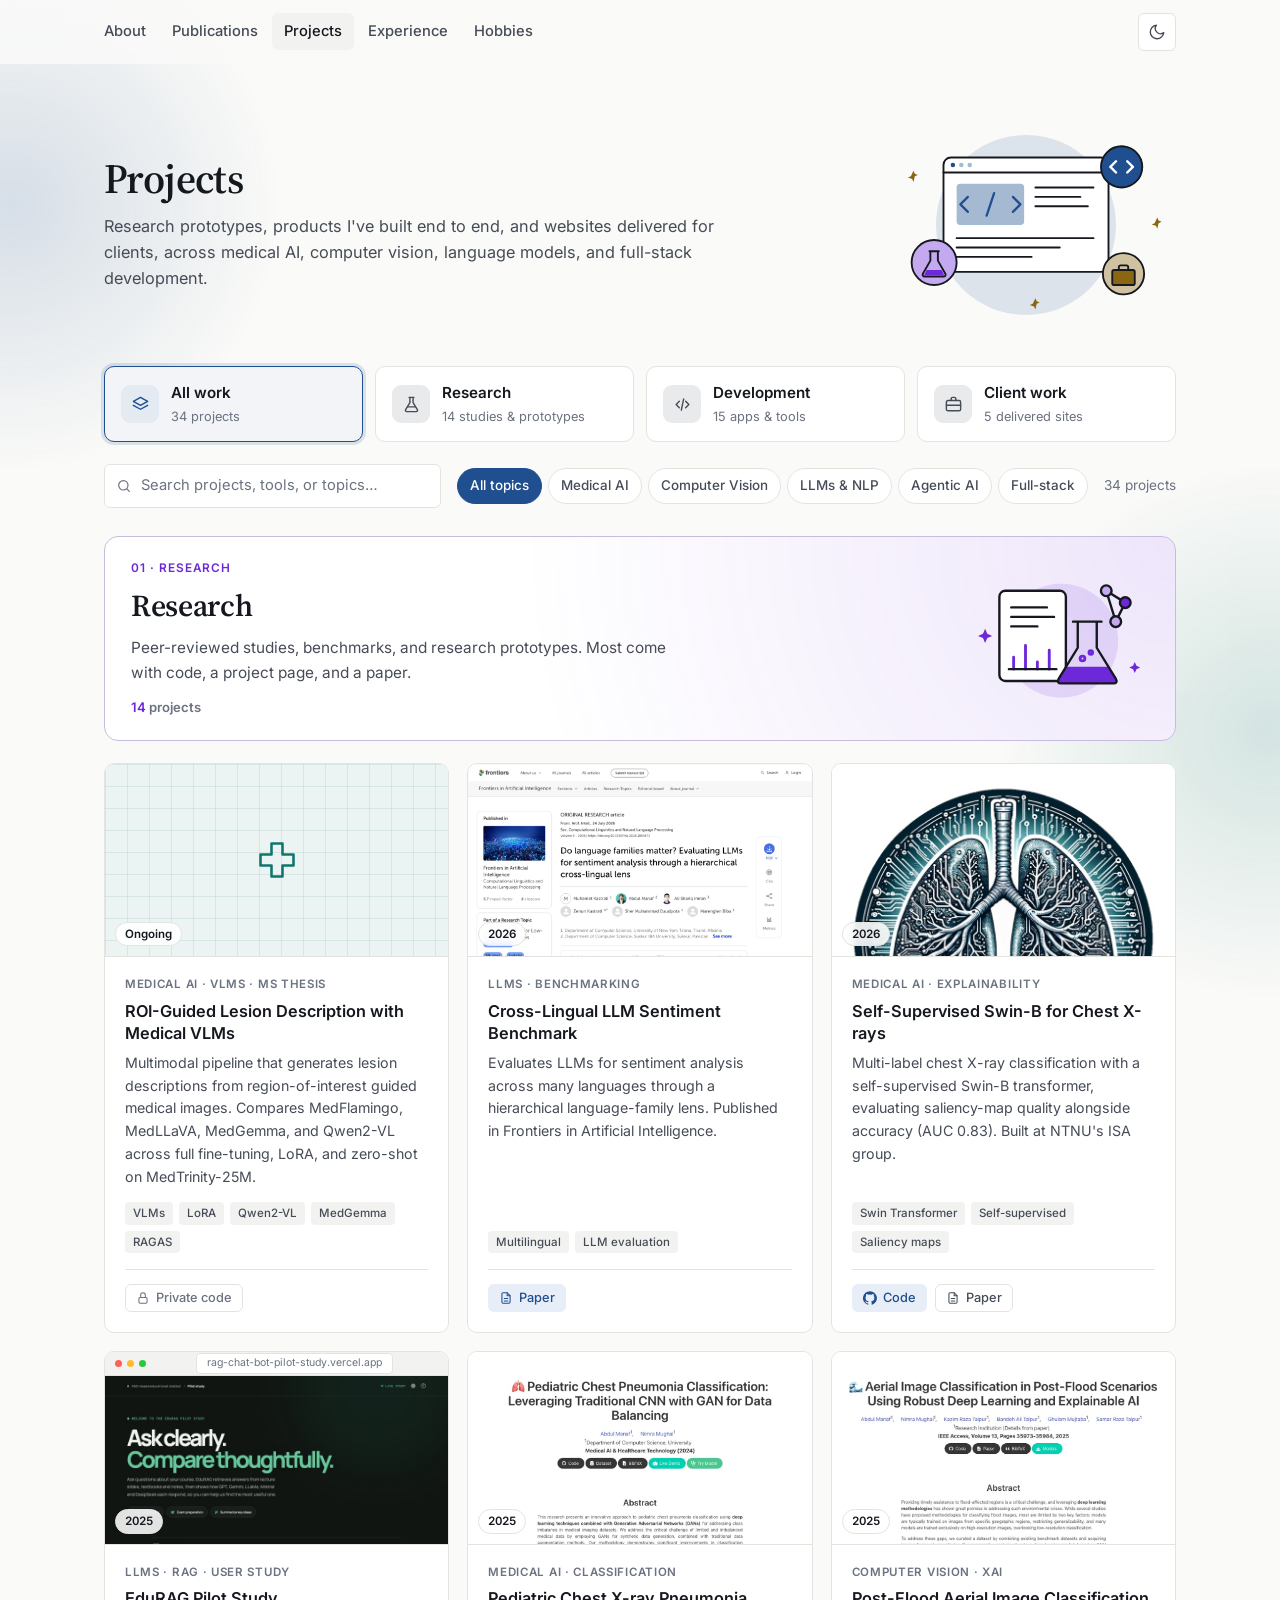
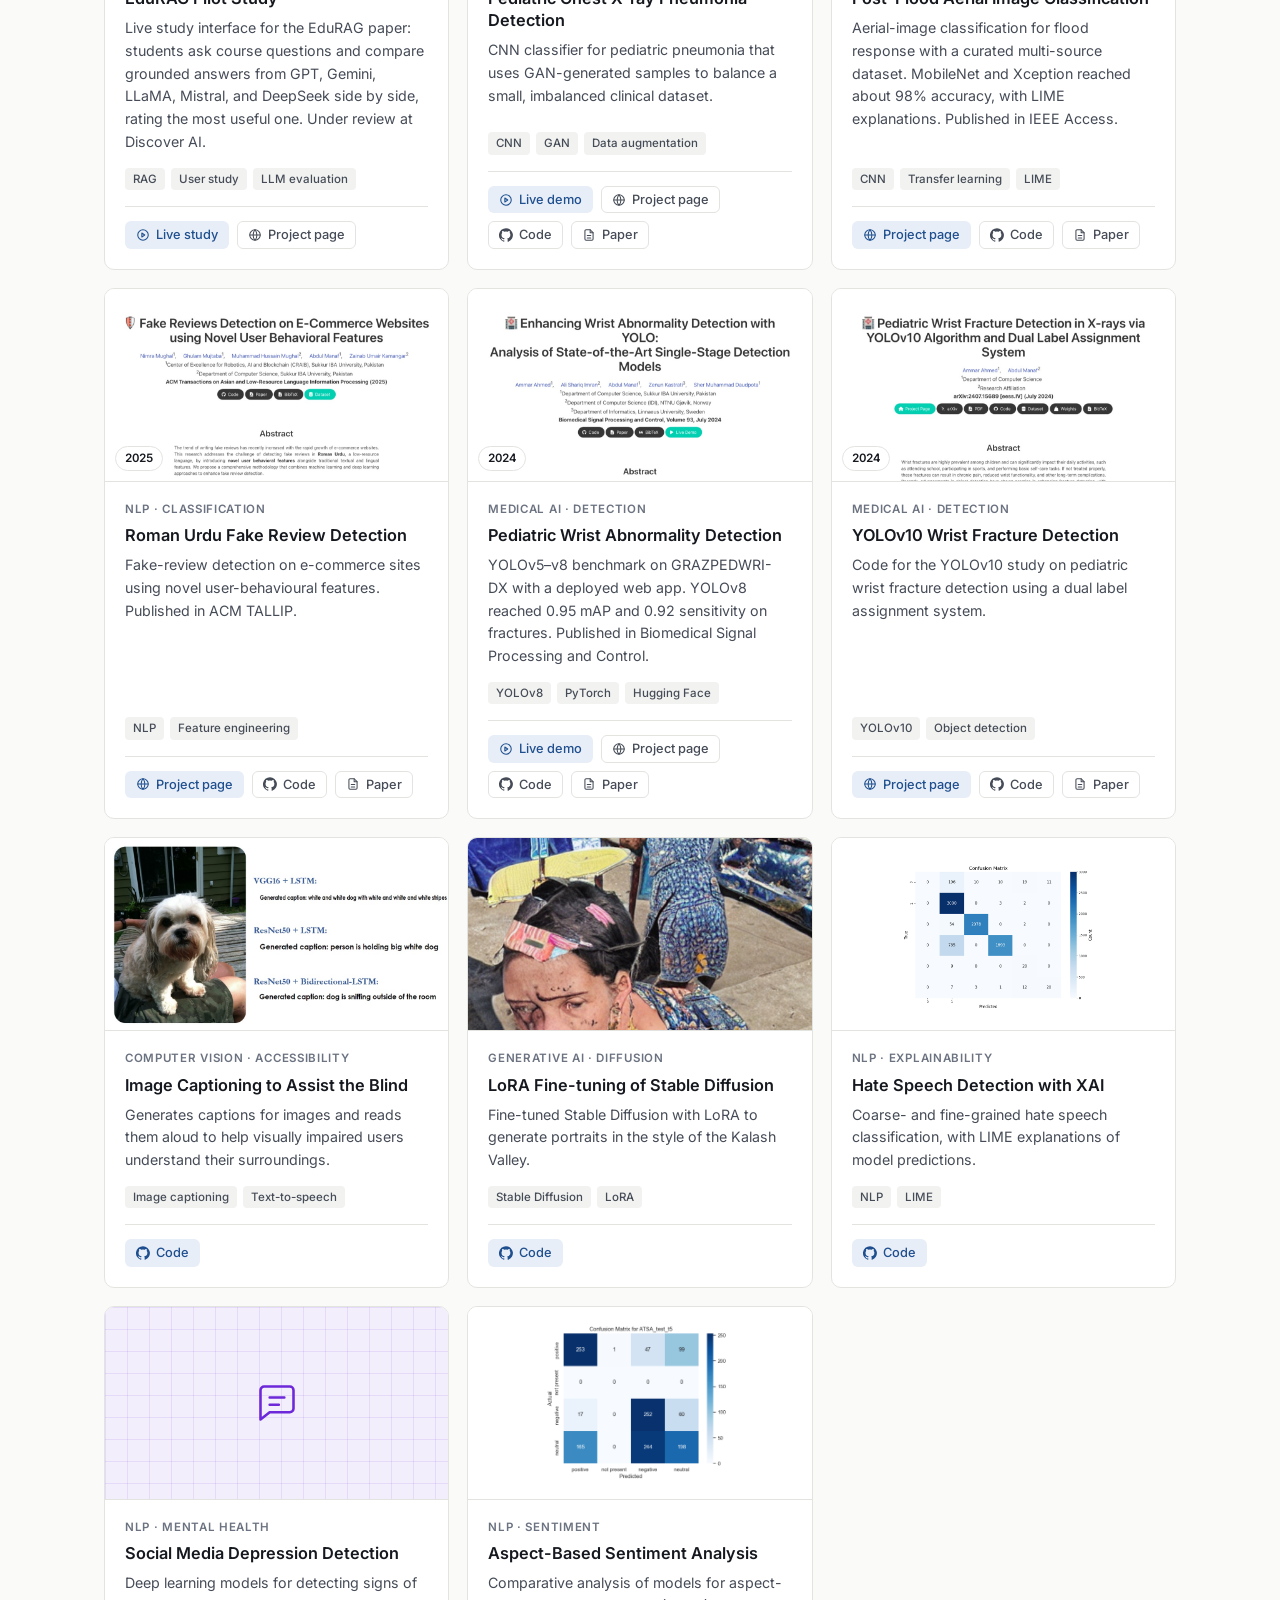
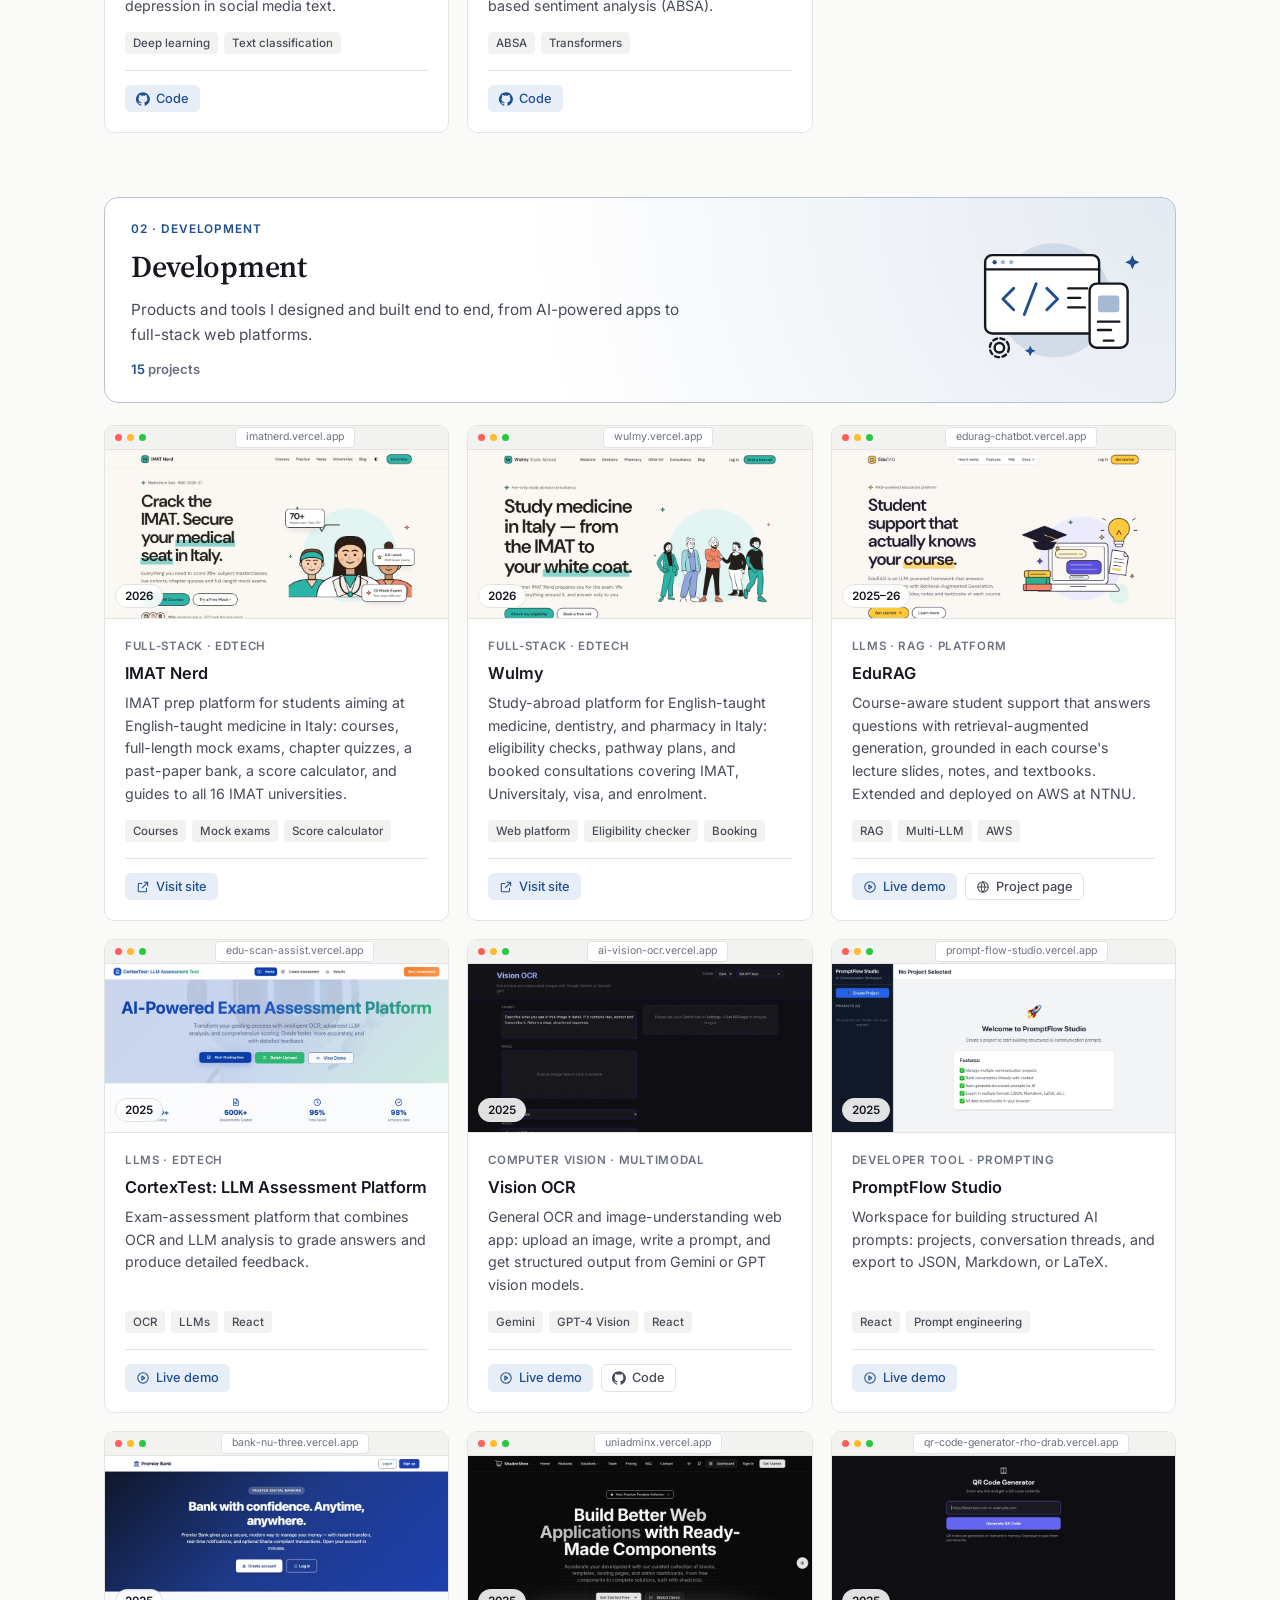
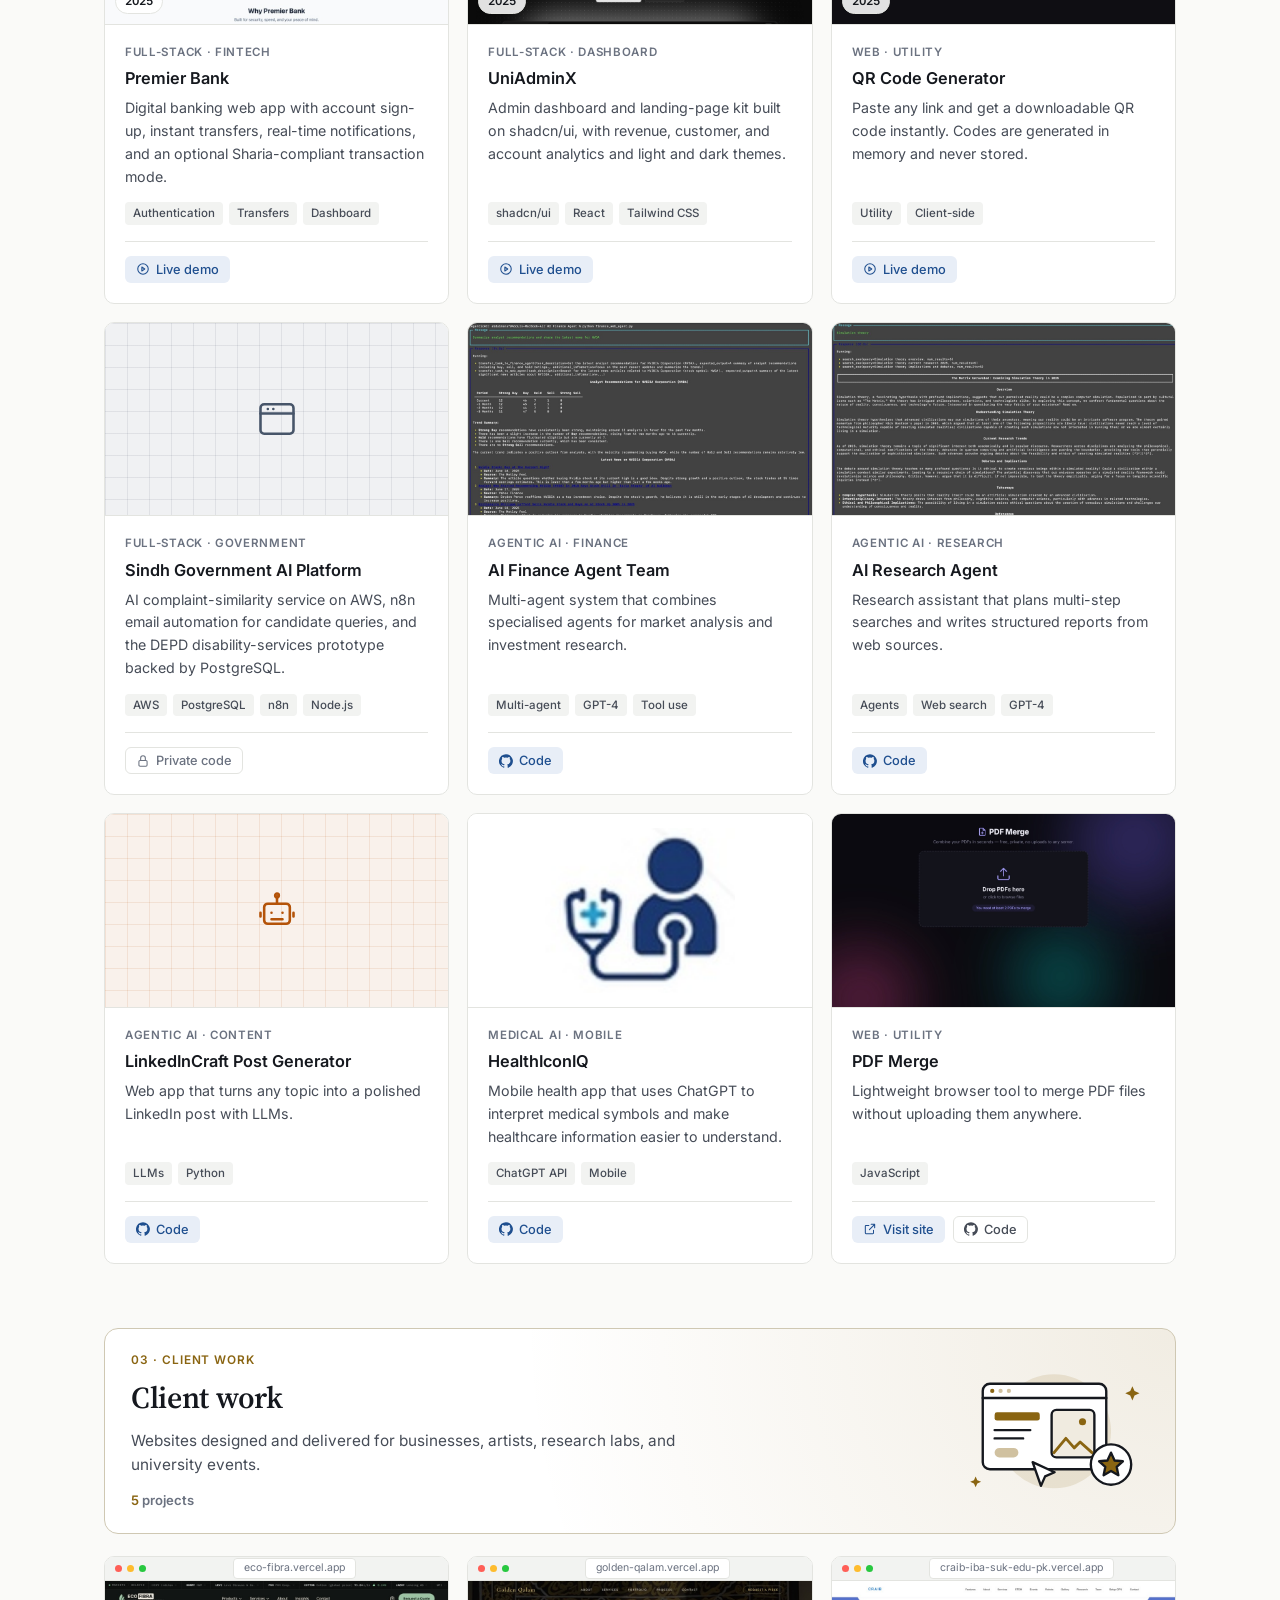
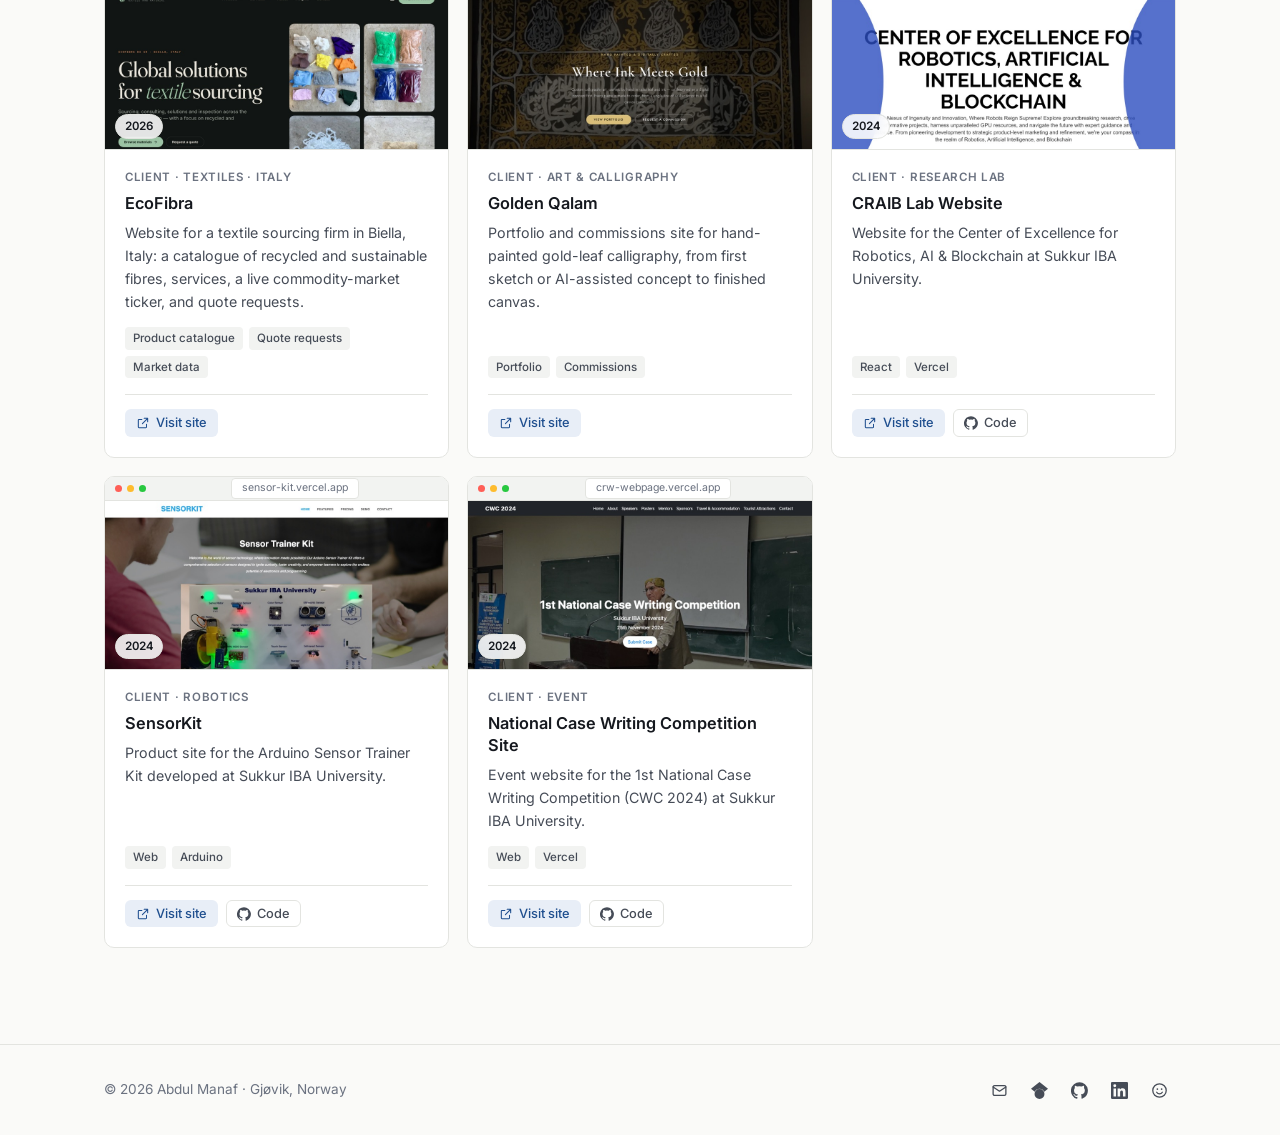
<file: projects.html>
<!doctype html>
<html lang="en">
  <head>
    <!-- Google tag (gtag.js) -->
    <script async src="https://www.googletagmanager.com/gtag/js?id=G-VVF6HE75EV"></script>
    <script>
      window.dataLayer = window.dataLayer || [];
      function gtag() { dataLayer.push(arguments); }
      gtag("js", new Date());
      gtag("config", "G-VVF6HE75EV");
    </script>

    <meta charset="UTF-8" />
    <meta name="viewport" content="width=device-width, initial-scale=1.0" />
    <title>Projects — Abdul Manaf</title>
    <meta name="description" content="Research, development, and client projects by Abdul Manaf: medical AI, computer vision, LLMs, RAG, agentic AI, full-stack apps, and client websites." />
    <link rel="icon" href="./assets/images/Manaf.jpg" />

    <script>
      (function () {
        var t = null;
        try { t = localStorage.getItem("theme"); } catch (e) {}
        if (!t) t = window.matchMedia("(prefers-color-scheme: dark)").matches ? "dark" : "light";
        document.documentElement.setAttribute("data-theme", t);
      })();
    </script>
    <link rel="preconnect" href="https://fonts.googleapis.com" />
    <link rel="preconnect" href="https://fonts.gstatic.com" crossorigin />
    <link href="https://fonts.googleapis.com/css2?family=Inter:wght@400;500;600;700&family=Source+Serif+4:opsz,wght@8..60,500;8..60,600&display=swap" rel="stylesheet" />
    <link rel="stylesheet" href="./assets/css/main.css" />
  </head>

  <body>
    <a class="skip-link" href="#main">Skip to content</a>

    <header class="site-header">
      <div class="container header-inner">
        <nav class="nav" id="nav" aria-label="Primary">
          <a href="./index.html">About</a>
          <a href="./publications.html">Publications</a>
          <a href="./projects.html" aria-current="page">Projects</a>
          <a href="./experience.html">Experience</a>
          <a href="./hobbies.html">Hobbies</a>
        </nav>
        <div class="header-actions">
          <button class="icon-btn" id="theme-toggle" aria-label="Toggle color theme">
            <svg class="ic i-sun"><use href="#i-sun"/></svg><svg class="ic i-moon"><use href="#i-moon"/></svg>
          </button>
          <button class="icon-btn menu-btn" id="menu-toggle" aria-label="Open menu" aria-expanded="false" aria-controls="nav">
            <svg class="ic"><use href="#i-menu"/></svg>
          </button>
        </div>
      </div>
    </header>

    <main id="main">
      <section class="page-hero">
        <div class="container">
          <div class="hero-split">
            <div>
              <h1>Projects</h1>
              <p>Research prototypes, products I've built end to end, and websites delivered for clients, across medical AI, computer vision, language models, and full-stack development.</p>
            </div>
            <svg class="ill ill-hero" viewBox="0 0 320 220" aria-hidden="true">
              <g style="--c: var(--accent)"><circle class="bg" cx="160" cy="112" r="96"/>
              <rect class="pa ln" x="72" y="40" width="176" height="122" rx="8"/>
              <path class="ln" d="M72 56h176"/>
              <circle class="ac" cx="82" cy="48" r="2.4"/><circle class="ac2" cx="91" cy="48" r="2.4"/><circle class="ac2" cx="100" cy="48" r="2.4"/>
              <rect class="ac2" x="86" y="68" width="72" height="44" rx="4"/>
              <path class="lna" d="M98 82l-8 8 8 8M146 82l8 8-8 8M126 78l-8 24"/>
              <path class="ln" d="M170 72h62M170 82h48M170 92h56M86 126h146M86 136h110M86 146h80"/></g>
              <g class="bob" style="--c: var(--cat-llm)"><circle class="ac2 ln" cx="62" cy="152" r="24"/><path class="ln" d="M57 140h10M58 140v10l-8 14a2 2 0 0 0 2 3h20a2 2 0 0 0 2-3l-8-14v-10"/><path class="ac" d="M54 160h16l3 6H51z"/></g>
              <g class="bob2" style="--c: var(--accent)"><circle class="ac ln" cx="262" cy="50" r="22"/><path class="pa-st" d="M256 44l-6 6 6 6M268 44l6 6-6 6"/></g>
              <g class="bob" style="--c: var(--gold)"><circle class="ac2 ln" cx="264" cy="164" r="22"/><rect class="ac ln" x="252" y="160" width="24" height="16" rx="2"/><path class="ln" d="M259 160v-3a2 2 0 0 1 2-2h6a2 2 0 0 1 2 2v3"/></g>
              <g style="--c: var(--gold)"><path class="ac" transform="translate(40 60) scale(1)" d="M0-6l1.4 3.2 3.2 1.4-3.2 1.4L0 6l-1.4-3.2L-6 1.4l3.2-1.4z"/><path class="ac" transform="translate(300 110) scale(1)" d="M0-6l1.4 3.2 3.2 1.4-3.2 1.4L0 6l-1.4-3.2L-6 1.4l3.2-1.4z"/><path class="ac" transform="translate(170 196) scale(1)" d="M0-6l1.4 3.2 3.2 1.4-3.2 1.4L0 6l-1.4-3.2L-6 1.4l3.2-1.4z"/></g>
            </svg>
          </div>
        </div>
      </section>

      <section class="section tight">
        <div class="container">
          <!-- Type tabs: filter by section; counts are filled in by main.js -->
          <div class="type-tabs" role="group" aria-label="Filter by project type">
            <button class="type-tab" data-filter-type="all" aria-pressed="true">
              <span class="type-ic"><svg class="ic"><use href="#i-layers"/></svg></span>
              <span><b>All work</b><small><span data-type-count="all">0</span> projects</small></span>
            </button>
            <button class="type-tab" data-filter-type="research" data-type="research" aria-pressed="false">
              <span class="type-ic"><svg class="ic"><use href="#i-flask"/></svg></span>
              <span><b>Research</b><small><span data-type-count="research">0</span> studies &amp; prototypes</small></span>
            </button>
            <button class="type-tab" data-filter-type="development" data-type="development" aria-pressed="false">
              <span class="type-ic"><svg class="ic"><use href="#i-code"/></svg></span>
              <span><b>Development</b><small><span data-type-count="development">0</span> apps &amp; tools</small></span>
            </button>
            <button class="type-tab" data-filter-type="client" data-type="client" aria-pressed="false">
              <span class="type-ic"><svg class="ic"><use href="#i-briefcase"/></svg></span>
              <span><b>Client work</b><small><span data-type-count="client">0</span> delivered sites</small></span>
            </button>
          </div>

          <div class="toolbar">
            <label class="search">
              <svg class="ic"><use href="#i-search"/></svg>
              <input type="search" placeholder="Search projects, tools, or topics…" data-search aria-label="Search projects" />
            </label>
            <div class="chips-filter" role="group" aria-label="Filter by topic">
              <button class="chip" data-filter="all" aria-pressed="true">All topics</button>
              <button class="chip" data-filter="medical" aria-pressed="false">Medical AI</button>
              <button class="chip" data-filter="vision" aria-pressed="false">Computer Vision</button>
              <button class="chip" data-filter="llm" aria-pressed="false">LLMs & NLP</button>
              <button class="chip" data-filter="agentic" aria-pressed="false">Agentic AI</button>
              <button class="chip" data-filter="web" aria-pressed="false">Full-stack</button>
            </div>
            <span class="result-count" data-count></span>
          </div>

          <!-- To add a project, copy an <article class="project"> block into the right group. -->
          <div data-filter-list data-noun="projects">

            <!-- ───────────── RESEARCH ───────────── -->
            <div class="project-group" id="research" data-filter-group data-group="research">
              <div class="group-head">
                <div>
                  <p class="group-eyebrow">01 · Research</p>
                  <h2>Research</h2>
                  <p>Peer-reviewed studies, benchmarks, and research prototypes. Most come with code, a project page, and a paper.</p>
                  <p class="group-count"><span data-type-count="research">0</span> projects</p>
                </div>
                <svg class="ill" viewBox="0 0 160 120" aria-hidden="true">
                  <circle class="bg" cx="86" cy="62" r="48"/>
                  <rect class="pa ln" x="34" y="20" width="56" height="76" rx="5"/>
                  <path class="ln" d="M44 34h30M44 42h36M44 50h22"/>
                  <path class="lna" d="M46 86V76M56 86V66M66 86v-6M76 86V70"/>
                  <path class="ln" d="M42 86h40"/>
                  <path class="ac" d="M90.2 84h35.6L132 94q2 4-2 4H86q-4 0-2-4z"/>
                  <path class="ln" d="M100 46v22L84 94q-2 4 2 4h44q4 0 2-4L116 68V46M96 46h24"/>
                  <circle class="lna" cx="104" cy="77" r="2"/><circle class="lna" cx="111" cy="72" r="1.5"/>
                  <path class="ln" d="M124 20l16 10M140 30l-8 16M124 20l8 26"/>
                  <circle class="ac2 ln" cx="124" cy="20" r="4.5"/><circle class="ac ln" cx="140" cy="30" r="4.5"/><circle class="ac2 ln" cx="132" cy="46" r="4.5"/>
                  <path class="ac" d="M22 52l1.8 4.2 4.2 1.8-4.2 1.8L22 64l-1.8-4.2L16 58l4.2-1.8z"/>
                  <path class="ac" d="M148 80l1.4 3.2 3.2 1.4-3.2 1.4-1.4 3.2-1.4-3.2-3.2-1.4 3.2-1.4z"/>
                </svg>
              </div>
              <div class="project-grid">
                <article class="project" data-filter-item data-cat="medical vision llm">
                  <div class="project-media"><div class="cover" data-cat="medical" aria-hidden="true"><svg class="ic"><use href="#i-medical"/></svg></div><span class="project-year">Ongoing</span></div>
                  <div class="project-body">
                    <p class="project-kicker">Medical AI · VLMs · MS thesis</p>
                    <h3>ROI-Guided Lesion Description with Medical VLMs</h3>
                    <p class="project-desc">Multimodal pipeline that generates lesion descriptions from region-of-interest guided medical images. Compares MedFlamingo, MedLLaVA, MedGemma, and Qwen2-VL across full fine-tuning, LoRA, and zero-shot on MedTrinity-25M.</p>
                    <ul class="tags"><li>VLMs</li><li>LoRA</li><li>Qwen2-VL</li><li>MedGemma</li><li>RAGAS</li></ul>
                    <div class="links"><span class="lb lb-muted"><svg class="ic"><use href="#i-lock"/></svg>Private code</span></div>
                  </div>
                </article>
                <article class="project" data-filter-item data-cat="llm">
                  <div class="project-media"><img src="./assets/images/projects/cross-lingual.jpg" alt="Cross-Lingual LLM Sentiment Benchmark preview" loading="lazy" /><span class="project-year">2026</span></div>
                  <div class="project-body">
                    <p class="project-kicker">LLMs · Benchmarking</p>
                    <h3>Cross-Lingual LLM Sentiment Benchmark</h3>
                    <p class="project-desc">Evaluates LLMs for sentiment analysis across many languages through a hierarchical language-family lens. Published in Frontiers in Artificial Intelligence.</p>
                    <ul class="tags"><li>Multilingual</li><li>LLM evaluation</li></ul>
                    <div class="links"><a class="lb lb-primary" href="https://doi.org/10.3389/frai.2026.1854873" target="_blank" rel="noopener"><svg class="ic"><use href="#i-paper"/></svg>Paper</a></div>
                  </div>
                </article>
                <article class="project" data-filter-item data-cat="medical vision">
                  <div class="project-media"><img src="./assets/images/projects/chest-xray-swin.jpg" alt="Self-Supervised Swin-B for Chest X-rays preview" loading="lazy" /><span class="project-year">2026</span></div>
                  <div class="project-body">
                    <p class="project-kicker">Medical AI · Explainability</p>
                    <h3>Self-Supervised Swin-B for Chest X-rays</h3>
                    <p class="project-desc">Multi-label chest X-ray classification with a self-supervised Swin-B transformer, evaluating saliency-map quality alongside accuracy (AUC 0.83). Built at NTNU&#x27;s ISA group.</p>
                    <ul class="tags"><li>Swin Transformer</li><li>Self-supervised</li><li>Saliency maps</li></ul>
                    <div class="links"><a class="lb lb-primary" href="https://github.com/abdulmanaf36/Chest-Xray" target="_blank" rel="noopener"><svg class="ic"><use href="#i-github"/></svg>Code</a><a class="lb" href="https://ieeexplore.ieee.org/document/11357941" target="_blank" rel="noopener"><svg class="ic"><use href="#i-paper"/></svg>Paper</a></div>
                  </div>
                </article>
                <article class="project" data-filter-item data-cat="llm">
                  <div class="project-media shot"><div class="browser-bar" aria-hidden="true"><i></i><i></i><i></i><span>rag-chat-bot-pilot-study.vercel.app</span></div><img src="./assets/images/projects/shots/rag-pilot.jpg" alt="EduRAG pilot study chat interface" loading="lazy" /><span class="project-year">2025</span></div>
                  <div class="project-body">
                    <p class="project-kicker">LLMs · RAG · User study</p>
                    <h3>EduRAG Pilot Study</h3>
                    <p class="project-desc">Live study interface for the EduRAG paper: students ask course questions and compare grounded answers from GPT, Gemini, LLaMA, Mistral, and DeepSeek side by side, rating the most useful one. Under review at Discover AI.</p>
                    <ul class="tags"><li>RAG</li><li>User study</li><li>LLM evaluation</li></ul>
                    <div class="links"><a class="lb lb-primary" href="https://rag-chat-bot-pilot-study.vercel.app/" target="_blank" rel="noopener"><svg class="ic"><use href="#i-demo"/></svg>Live study</a><a class="lb" href="https://abdulmanaf36.github.io/Student-Chatbot/" target="_blank" rel="noopener"><svg class="ic"><use href="#i-globe"/></svg>Project page</a></div>
                  </div>
                </article>
                <article class="project" data-filter-item data-cat="medical vision">
                  <div class="project-media"><img src="./assets/images/projects/pneumonia-page.jpg" alt="Pediatric Chest X-ray Pneumonia Detection preview" loading="lazy" /><span class="project-year">2025</span></div>
                  <div class="project-body">
                    <p class="project-kicker">Medical AI · Classification</p>
                    <h3>Pediatric Chest X-ray Pneumonia Detection</h3>
                    <p class="project-desc">CNN classifier for pediatric pneumonia that uses GAN-generated samples to balance a small, imbalanced clinical dataset.</p>
                    <ul class="tags"><li>CNN</li><li>GAN</li><li>Data augmentation</li></ul>
                    <div class="links"><a class="lb lb-primary" href="https://huggingface.co/spaces/AbdulManafSahito/Pediatric-Chest-Xray-Pneumonia-Classification-System" target="_blank" rel="noopener"><svg class="ic"><use href="#i-demo"/></svg>Live demo</a><a class="lb" href="https://abdulmanaf36.github.io/Pediatric-Chest-Pneumonia-Classification/" target="_blank" rel="noopener"><svg class="ic"><use href="#i-globe"/></svg>Project page</a><a class="lb" href="https://github.com/abdulmanaf36/Pediatric-Chest-Pneumonia-Classification" target="_blank" rel="noopener"><svg class="ic"><use href="#i-github"/></svg>Code</a><a class="lb" href="https://arxiv.org/abs/2507.09759" target="_blank" rel="noopener"><svg class="ic"><use href="#i-paper"/></svg>Paper</a></div>
                  </div>
                </article>
                <article class="project" data-filter-item data-cat="vision">
                  <div class="project-media"><img src="./assets/images/projects/post-flood.jpg" alt="Post-Flood Aerial Image Classification preview" loading="lazy" /><span class="project-year">2025</span></div>
                  <div class="project-body">
                    <p class="project-kicker">Computer Vision · XAI</p>
                    <h3>Post-Flood Aerial Image Classification</h3>
                    <p class="project-desc">Aerial-image classification for flood response with a curated multi-source dataset. MobileNet and Xception reached about 98% accuracy, with LIME explanations. Published in IEEE Access.</p>
                    <ul class="tags"><li>CNN</li><li>Transfer learning</li><li>LIME</li></ul>
                    <div class="links"><a class="lb lb-primary" href="https://abdulmanaf36.github.io/Post-Flood-Disaster-Management/Classification/" target="_blank" rel="noopener"><svg class="ic"><use href="#i-globe"/></svg>Project page</a><a class="lb" href="https://github.com/abdulmanaf36/Post-Flood-Disaster-Management" target="_blank" rel="noopener"><svg class="ic"><use href="#i-github"/></svg>Code</a><a class="lb" href="https://ieeexplore.ieee.org/document/10891453" target="_blank" rel="noopener"><svg class="ic"><use href="#i-paper"/></svg>Paper</a></div>
                  </div>
                </article>
                <article class="project" data-filter-item data-cat="llm">
                  <div class="project-media"><img src="./assets/images/projects/roman-urdu-page.jpg" alt="Roman Urdu Fake Review Detection preview" loading="lazy" /><span class="project-year">2025</span></div>
                  <div class="project-body">
                    <p class="project-kicker">NLP · Classification</p>
                    <h3>Roman Urdu Fake Review Detection</h3>
                    <p class="project-desc">Fake-review detection on e-commerce sites using novel user-behavioural features. Published in ACM TALLIP.</p>
                    <ul class="tags"><li>NLP</li><li>Feature engineering</li></ul>
                    <div class="links"><a class="lb lb-primary" href="https://abdulmanaf36.github.io/Roman-Urdu-fake-review-detection/" target="_blank" rel="noopener"><svg class="ic"><use href="#i-globe"/></svg>Project page</a><a class="lb" href="https://github.com/abdulmanaf36/Roman-Urdu-fake-review-detection" target="_blank" rel="noopener"><svg class="ic"><use href="#i-github"/></svg>Code</a><a class="lb" href="https://dl.acm.org/doi/10.1145/3748493" target="_blank" rel="noopener"><svg class="ic"><use href="#i-paper"/></svg>Paper</a></div>
                  </div>
                </article>
                <article class="project" data-filter-item data-cat="medical vision">
                  <div class="project-media"><img src="./assets/images/projects/wrist-page.jpg" alt="Pediatric Wrist Abnormality Detection preview" loading="lazy" /><span class="project-year">2024</span></div>
                  <div class="project-body">
                    <p class="project-kicker">Medical AI · Detection</p>
                    <h3>Pediatric Wrist Abnormality Detection</h3>
                    <p class="project-desc">YOLOv5–v8 benchmark on GRAZPEDWRI-DX with a deployed web app. YOLOv8 reached 0.95 mAP and 0.92 sensitivity on fractures. Published in Biomedical Signal Processing and Control.</p>
                    <ul class="tags"><li>YOLOv8</li><li>PyTorch</li><li>Hugging Face</li></ul>
                    <div class="links"><a class="lb lb-primary" href="https://huggingface.co/spaces/AbdulManafSahito/wrist-anomaly-detection" target="_blank" rel="noopener"><svg class="ic"><use href="#i-demo"/></svg>Live demo</a><a class="lb" href="https://abdulmanaf36.github.io/pediatric_wrist_abnormality_detection-end-to-end-implementation/" target="_blank" rel="noopener"><svg class="ic"><use href="#i-globe"/></svg>Project page</a><a class="lb" href="https://github.com/abdulmanaf36/Pediatric-Wrist-Abnormality-Detection-System" target="_blank" rel="noopener"><svg class="ic"><use href="#i-github"/></svg>Code</a><a class="lb" href="https://doi.org/10.1016/j.bspc.2024.106144" target="_blank" rel="noopener"><svg class="ic"><use href="#i-paper"/></svg>Paper</a></div>
                  </div>
                </article>
                <article class="project" data-filter-item data-cat="medical vision">
                  <div class="project-media"><img src="./assets/images/projects/yolov10-page.jpg" alt="YOLOv10 Wrist Fracture Detection preview" loading="lazy" /><span class="project-year">2024</span></div>
                  <div class="project-body">
                    <p class="project-kicker">Medical AI · Detection</p>
                    <h3>YOLOv10 Wrist Fracture Detection</h3>
                    <p class="project-desc">Code for the YOLOv10 study on pediatric wrist fracture detection using a dual label assignment system.</p>
                    <ul class="tags"><li>YOLOv10</li><li>Object detection</li></ul>
                    <div class="links"><a class="lb lb-primary" href="https://abdulmanaf36.github.io/YOLOv10-Fracture-Detection/" target="_blank" rel="noopener"><svg class="ic"><use href="#i-globe"/></svg>Project page</a><a class="lb" href="https://github.com/abdulmanaf36/YOLOv10-Fracture-Detection" target="_blank" rel="noopener"><svg class="ic"><use href="#i-github"/></svg>Code</a><a class="lb" href="https://arxiv.org/abs/2407.15689" target="_blank" rel="noopener"><svg class="ic"><use href="#i-paper"/></svg>Paper</a></div>
                  </div>
                </article>
                <article class="project" data-filter-item data-cat="vision llm">
                  <div class="project-media"><img src="./assets/images/projects/captioning.jpg" alt="Image Captioning to Assist the Blind preview" loading="lazy" /></div>
                  <div class="project-body">
                    <p class="project-kicker">Computer Vision · Accessibility</p>
                    <h3>Image Captioning to Assist the Blind</h3>
                    <p class="project-desc">Generates captions for images and reads them aloud to help visually impaired users understand their surroundings.</p>
                    <ul class="tags"><li>Image captioning</li><li>Text-to-speech</li></ul>
                    <div class="links"><a class="lb lb-primary" href="https://github.com/abdulmanaf36/image-captioning-system-to-assist-the-blind" target="_blank" rel="noopener"><svg class="ic"><use href="#i-github"/></svg>Code</a></div>
                  </div>
                </article>
                <article class="project" data-filter-item data-cat="vision">
                  <div class="project-media"><img src="./assets/images/projects/lora-sd.jpg" alt="LoRA Fine-tuning of Stable Diffusion preview" loading="lazy" /></div>
                  <div class="project-body">
                    <p class="project-kicker">Generative AI · Diffusion</p>
                    <h3>LoRA Fine-tuning of Stable Diffusion</h3>
                    <p class="project-desc">Fine-tuned Stable Diffusion with LoRA to generate portraits in the style of the Kalash Valley.</p>
                    <ul class="tags"><li>Stable Diffusion</li><li>LoRA</li></ul>
                    <div class="links"><a class="lb lb-primary" href="https://github.com/abdulmanaf36/Finetuning-with-LoRA-for-Stable-Diffusion-Kalash-Valley-Portraits" target="_blank" rel="noopener"><svg class="ic"><use href="#i-github"/></svg>Code</a></div>
                  </div>
                </article>
                <article class="project" data-filter-item data-cat="llm">
                  <div class="project-media"><img src="./assets/images/projects/hate-speech.png" alt="Hate Speech Detection with XAI preview" class="fit" loading="lazy" /></div>
                  <div class="project-body">
                    <p class="project-kicker">NLP · Explainability</p>
                    <h3>Hate Speech Detection with XAI</h3>
                    <p class="project-desc">Coarse- and fine-grained hate speech classification, with LIME explanations of model predictions.</p>
                    <ul class="tags"><li>NLP</li><li>LIME</li></ul>
                    <div class="links"><a class="lb lb-primary" href="https://github.com/abdulmanaf36/Hate-Speech-Detection" target="_blank" rel="noopener"><svg class="ic"><use href="#i-github"/></svg>Code</a></div>
                  </div>
                </article>
                <article class="project" data-filter-item data-cat="llm medical">
                  <div class="project-media"><div class="cover" data-cat="llm" aria-hidden="true"><svg class="ic"><use href="#i-llm"/></svg></div></div>
                  <div class="project-body">
                    <p class="project-kicker">NLP · Mental health</p>
                    <h3>Social Media Depression Detection</h3>
                    <p class="project-desc">Deep learning models for detecting signs of depression in social media text.</p>
                    <ul class="tags"><li>Deep learning</li><li>Text classification</li></ul>
                    <div class="links"><a class="lb lb-primary" href="https://github.com/abdulmanaf36/From-Text-to-Diagnosis-Deep-Learning-Models-for-Social-Media-Depression-Detection" target="_blank" rel="noopener"><svg class="ic"><use href="#i-github"/></svg>Code</a></div>
                  </div>
                </article>
                <article class="project" data-filter-item data-cat="llm">
                  <div class="project-media"><img src="./assets/images/projects/absa.png" alt="Aspect-Based Sentiment Analysis preview" class="fit" loading="lazy" /></div>
                  <div class="project-body">
                    <p class="project-kicker">NLP · Sentiment</p>
                    <h3>Aspect-Based Sentiment Analysis</h3>
                    <p class="project-desc">Comparative analysis of models for aspect-based sentiment analysis (ABSA).</p>
                    <ul class="tags"><li>ABSA</li><li>Transformers</li></ul>
                    <div class="links"><a class="lb lb-primary" href="https://github.com/abdulmanaf36/Comparative-Analysis-for-Aspect-Based-Sentiment-Analysis-ABSA-" target="_blank" rel="noopener"><svg class="ic"><use href="#i-github"/></svg>Code</a></div>
                  </div>
                </article>
              </div>
            </div>

            <!-- ───────────── DEVELOPMENT ───────────── -->
            <div class="project-group" id="development" data-filter-group data-group="development">
              <div class="group-head">
                <div>
                  <p class="group-eyebrow">02 · Development</p>
                  <h2>Development</h2>
                  <p>Products and tools I designed and built end to end, from AI-powered apps to full-stack web platforms.</p>
                  <p class="group-count"><span data-type-count="development">0</span> projects</p>
                </div>
                <svg class="ill" viewBox="0 0 160 120" aria-hidden="true">
                  <circle class="bg" cx="80" cy="60" r="48"/>
                  <rect class="pa ln" x="22" y="22" width="96" height="66" rx="6"/>
                  <path class="ln" d="M22 34h96"/>
                  <circle class="ac" cx="30" cy="28" r="1.8"/><circle class="ac2" cx="37" cy="28" r="1.8"/><circle class="ac2" cx="44" cy="28" r="1.8"/>
                  <path class="lna" d="M46 50l-9 9 9 9M74 50l9 9-9 9M65 46l-10 26"/>
                  <path class="ln" d="M92 50h16M92 58h10M92 66h14"/>
                  <rect class="pa ln" x="110" y="46" width="32" height="54" rx="6"/>
                  <rect class="ac2" x="117" y="56" width="18" height="14" rx="2"/>
                  <path class="ln" d="M117 78h18M117 85h11M122 94h8"/>
                  <circle class="ln" cx="34" cy="100" r="8" stroke-width="5" stroke-dasharray="3.4 3"/>
                  <circle class="pa ln" cx="34" cy="100" r="4"/>
                  <path class="ac" d="M146 22l1.8 4.2 4.2 1.8-4.2 1.8L146 34l-1.8-4.2L140 28l4.2-1.8z"/>
                  <path class="ac" d="M60 98l1.4 3.2 3.2 1.4-3.2 1.4-1.4 3.2-1.4-3.2-3.2-1.4 3.2-1.4z"/>
                </svg>
              </div>
              <div class="project-grid">
                <article class="project" data-filter-item data-cat="web">
                  <div class="project-media shot"><div class="browser-bar" aria-hidden="true"><i></i><i></i><i></i><span>imatnerd.vercel.app</span></div><img src="./assets/images/projects/shots/imat-nerd.jpg" alt="IMAT Nerd homepage" loading="lazy" /><span class="project-year">2026</span></div>
                  <div class="project-body">
                    <p class="project-kicker">Full-stack · EdTech</p>
                    <h3>IMAT Nerd</h3>
                    <p class="project-desc">IMAT prep platform for students aiming at English-taught medicine in Italy: courses, full-length mock exams, chapter quizzes, a past-paper bank, a score calculator, and guides to all 16 IMAT universities.</p>
                    <ul class="tags"><li>Courses</li><li>Mock exams</li><li>Score calculator</li></ul>
                    <div class="links"><a class="lb lb-primary" href="https://imatnerd.vercel.app/" target="_blank" rel="noopener"><svg class="ic"><use href="#i-external"/></svg>Visit site</a></div>
                  </div>
                </article>
                <article class="project" data-filter-item data-cat="web">
                  <div class="project-media shot"><div class="browser-bar" aria-hidden="true"><i></i><i></i><i></i><span>wulmy.vercel.app</span></div><img src="./assets/images/projects/shots/wulmy.jpg" alt="Wulmy homepage" loading="lazy" /><span class="project-year">2026</span></div>
                  <div class="project-body">
                    <p class="project-kicker">Full-stack · EdTech</p>
                    <h3>Wulmy</h3>
                    <p class="project-desc">Study-abroad platform for English-taught medicine, dentistry, and pharmacy in Italy: eligibility checks, pathway plans, and booked consultations covering IMAT, Universitaly, visa, and enrolment.</p>
                    <ul class="tags"><li>Web platform</li><li>Eligibility checker</li><li>Booking</li></ul>
                    <div class="links"><a class="lb lb-primary" href="https://wulmy.vercel.app/" target="_blank" rel="noopener"><svg class="ic"><use href="#i-external"/></svg>Visit site</a></div>
                  </div>
                </article>
                <article class="project" data-filter-item data-cat="llm web">
                  <div class="project-media shot"><div class="browser-bar" aria-hidden="true"><i></i><i></i><i></i><span>edurag-chatbot.vercel.app</span></div><img src="./assets/images/projects/shots/edurag-chatbot.jpg" alt="EduRAG homepage" loading="lazy" /><span class="project-year">2025–26</span></div>
                  <div class="project-body">
                    <p class="project-kicker">LLMs · RAG · Platform</p>
                    <h3>EduRAG</h3>
                    <p class="project-desc">Course-aware student support that answers questions with retrieval-augmented generation, grounded in each course's lecture slides, notes, and textbooks. Extended and deployed on AWS at NTNU.</p>
                    <ul class="tags"><li>RAG</li><li>Multi-LLM</li><li>AWS</li></ul>
                    <div class="links"><a class="lb lb-primary" href="https://edurag-chatbot.vercel.app" target="_blank" rel="noopener"><svg class="ic"><use href="#i-demo"/></svg>Live demo</a><a class="lb" href="https://abdulmanaf36.github.io/Student-Chatbot/" target="_blank" rel="noopener"><svg class="ic"><use href="#i-globe"/></svg>Project page</a></div>
                  </div>
                </article>
                <article class="project" data-filter-item data-cat="llm web">
                  <div class="project-media shot"><div class="browser-bar" aria-hidden="true"><i></i><i></i><i></i><span>edu-scan-assist.vercel.app</span></div><img src="./assets/images/projects/shots/edu-scan.jpg" alt="CortexTest homepage" loading="lazy" /><span class="project-year">2025</span></div>
                  <div class="project-body">
                    <p class="project-kicker">LLMs · EdTech</p>
                    <h3>CortexTest: LLM Assessment Platform</h3>
                    <p class="project-desc">Exam-assessment platform that combines OCR and LLM analysis to grade answers and produce detailed feedback.</p>
                    <ul class="tags"><li>OCR</li><li>LLMs</li><li>React</li></ul>
                    <div class="links"><a class="lb lb-primary" href="https://edu-scan-assist.vercel.app/" target="_blank" rel="noopener"><svg class="ic"><use href="#i-demo"/></svg>Live demo</a></div>
                  </div>
                </article>
                <article class="project" data-filter-item data-cat="vision llm">
                  <div class="project-media shot"><div class="browser-bar" aria-hidden="true"><i></i><i></i><i></i><span>ai-vision-ocr.vercel.app</span></div><img src="./assets/images/projects/shots/vision-ocr.jpg" alt="Vision OCR app" loading="lazy" /><span class="project-year">2025</span></div>
                  <div class="project-body">
                    <p class="project-kicker">Computer Vision · Multimodal</p>
                    <h3>Vision OCR</h3>
                    <p class="project-desc">General OCR and image-understanding web app: upload an image, write a prompt, and get structured output from Gemini or GPT vision models.</p>
                    <ul class="tags"><li>Gemini</li><li>GPT-4 Vision</li><li>React</li></ul>
                    <div class="links"><a class="lb lb-primary" href="https://ai-vision-ocr.vercel.app/" target="_blank" rel="noopener"><svg class="ic"><use href="#i-demo"/></svg>Live demo</a><a class="lb" href="https://github.com/abdulmanaf36/Vision-OCR" target="_blank" rel="noopener"><svg class="ic"><use href="#i-github"/></svg>Code</a></div>
                  </div>
                </article>
                <article class="project" data-filter-item data-cat="agentic web">
                  <div class="project-media shot"><div class="browser-bar" aria-hidden="true"><i></i><i></i><i></i><span>prompt-flow-studio.vercel.app</span></div><img src="./assets/images/projects/shots/promptflow.jpg" alt="PromptFlow Studio app" loading="lazy" /><span class="project-year">2025</span></div>
                  <div class="project-body">
                    <p class="project-kicker">Developer tool · Prompting</p>
                    <h3>PromptFlow Studio</h3>
                    <p class="project-desc">Workspace for building structured AI prompts: projects, conversation threads, and export to JSON, Markdown, or LaTeX.</p>
                    <ul class="tags"><li>React</li><li>Prompt engineering</li></ul>
                    <div class="links"><a class="lb lb-primary" href="https://prompt-flow-studio.vercel.app/" target="_blank" rel="noopener"><svg class="ic"><use href="#i-demo"/></svg>Live demo</a></div>
                  </div>
                </article>
                <article class="project" data-filter-item data-cat="web">
                  <div class="project-media shot"><div class="browser-bar" aria-hidden="true"><i></i><i></i><i></i><span>bank-nu-three.vercel.app</span></div><img src="./assets/images/projects/shots/bank.jpg" alt="Premier Bank homepage" loading="lazy" /><span class="project-year">2025</span></div>
                  <div class="project-body">
                    <p class="project-kicker">Full-stack · Fintech</p>
                    <h3>Premier Bank</h3>
                    <p class="project-desc">Digital banking web app with account sign-up, instant transfers, real-time notifications, and an optional Sharia-compliant transaction mode.</p>
                    <ul class="tags"><li>Authentication</li><li>Transfers</li><li>Dashboard</li></ul>
                    <div class="links"><a class="lb lb-primary" href="https://bank-nu-three.vercel.app/" target="_blank" rel="noopener"><svg class="ic"><use href="#i-demo"/></svg>Live demo</a></div>
                  </div>
                </article>
                <article class="project" data-filter-item data-cat="web">
                  <div class="project-media shot"><div class="browser-bar" aria-hidden="true"><i></i><i></i><i></i><span>uniadminx.vercel.app</span></div><img src="./assets/images/projects/shots/uniadminx.jpg" alt="UniAdminX landing page and dashboard" loading="lazy" /><span class="project-year">2025</span></div>
                  <div class="project-body">
                    <p class="project-kicker">Full-stack · Dashboard</p>
                    <h3>UniAdminX</h3>
                    <p class="project-desc">Admin dashboard and landing-page kit built on shadcn/ui, with revenue, customer, and account analytics and light and dark themes.</p>
                    <ul class="tags"><li>shadcn/ui</li><li>React</li><li>Tailwind CSS</li></ul>
                    <div class="links"><a class="lb lb-primary" href="https://uniadminx.vercel.app/" target="_blank" rel="noopener"><svg class="ic"><use href="#i-demo"/></svg>Live demo</a></div>
                  </div>
                </article>
                <article class="project" data-filter-item data-cat="web">
                  <div class="project-media shot"><div class="browser-bar" aria-hidden="true"><i></i><i></i><i></i><span>qr-code-generator-rho-drab.vercel.app</span></div><img src="./assets/images/projects/shots/qr-generator.jpg" alt="QR Code Generator app" loading="lazy" /><span class="project-year">2025</span></div>
                  <div class="project-body">
                    <p class="project-kicker">Web · Utility</p>
                    <h3>QR Code Generator</h3>
                    <p class="project-desc">Paste any link and get a downloadable QR code instantly. Codes are generated in memory and never stored.</p>
                    <ul class="tags"><li>Utility</li><li>Client-side</li></ul>
                    <div class="links"><a class="lb lb-primary" href="https://qr-code-generator-rho-drab.vercel.app/" target="_blank" rel="noopener"><svg class="ic"><use href="#i-demo"/></svg>Live demo</a></div>
                  </div>
                </article>
                <article class="project" data-filter-item data-cat="web agentic">
                  <div class="project-media"><div class="cover" data-cat="web" aria-hidden="true"><svg class="ic"><use href="#i-web"/></svg></div></div>
                  <div class="project-body">
                    <p class="project-kicker">Full-stack · Government</p>
                    <h3>Sindh Government AI Platform</h3>
                    <p class="project-desc">AI complaint-similarity service on AWS, n8n email automation for candidate queries, and the DEPD disability-services prototype backed by PostgreSQL.</p>
                    <ul class="tags"><li>AWS</li><li>PostgreSQL</li><li>n8n</li><li>Node.js</li></ul>
                    <div class="links"><span class="lb lb-muted"><svg class="ic"><use href="#i-lock"/></svg>Private code</span></div>
                  </div>
                </article>
                <article class="project" data-filter-item data-cat="agentic llm">
                  <div class="project-media"><img src="./assets/images/projects/finance-agent.jpg" alt="AI Finance Agent Team preview" loading="lazy" /></div>
                  <div class="project-body">
                    <p class="project-kicker">Agentic AI · Finance</p>
                    <h3>AI Finance Agent Team</h3>
                    <p class="project-desc">Multi-agent system that combines specialised agents for market analysis and investment research.</p>
                    <ul class="tags"><li>Multi-agent</li><li>GPT-4</li><li>Tool use</li></ul>
                    <div class="links"><a class="lb lb-primary" href="https://github.com/abdulmanaf36/AI-Finance-Agent-Team" target="_blank" rel="noopener"><svg class="ic"><use href="#i-github"/></svg>Code</a></div>
                  </div>
                </article>
                <article class="project" data-filter-item data-cat="agentic llm">
                  <div class="project-media"><img src="./assets/images/projects/research-agent.jpg" alt="AI Research Agent preview" loading="lazy" /></div>
                  <div class="project-body">
                    <p class="project-kicker">Agentic AI · Research</p>
                    <h3>AI Research Agent</h3>
                    <p class="project-desc">Research assistant that plans multi-step searches and writes structured reports from web sources.</p>
                    <ul class="tags"><li>Agents</li><li>Web search</li><li>GPT-4</li></ul>
                    <div class="links"><a class="lb lb-primary" href="https://github.com/abdulmanaf36/AI-Research-Agent" target="_blank" rel="noopener"><svg class="ic"><use href="#i-github"/></svg>Code</a></div>
                  </div>
                </article>
                <article class="project" data-filter-item data-cat="agentic llm">
                  <div class="project-media"><div class="cover" data-cat="agentic" aria-hidden="true"><svg class="ic"><use href="#i-agentic"/></svg></div></div>
                  <div class="project-body">
                    <p class="project-kicker">Agentic AI · Content</p>
                    <h3>LinkedInCraft Post Generator</h3>
                    <p class="project-desc">Web app that turns any topic into a polished LinkedIn post with LLMs.</p>
                    <ul class="tags"><li>LLMs</li><li>Python</li></ul>
                    <div class="links"><a class="lb lb-primary" href="https://github.com/abdulmanaf36/LinkedInCraft-AI-Powered-LinkedIn-Post-Generator" target="_blank" rel="noopener"><svg class="ic"><use href="#i-github"/></svg>Code</a></div>
                  </div>
                </article>
                <article class="project" data-filter-item data-cat="medical llm">
                  <div class="project-media"><img src="./assets/images/projects/healthiconiq.png" alt="HealthIconIQ preview" class="fit" loading="lazy" /></div>
                  <div class="project-body">
                    <p class="project-kicker">Medical AI · Mobile</p>
                    <h3>HealthIconIQ</h3>
                    <p class="project-desc">Mobile health app that uses ChatGPT to interpret medical symbols and make healthcare information easier to understand.</p>
                    <ul class="tags"><li>ChatGPT API</li><li>Mobile</li></ul>
                    <div class="links"><a class="lb lb-primary" href="https://github.com/abdulmanaf36/HealthIconIQ" target="_blank" rel="noopener"><svg class="ic"><use href="#i-github"/></svg>Code</a></div>
                  </div>
                </article>
                <article class="project" data-filter-item data-cat="web">
                  <div class="project-media"><img src="./assets/images/projects/pdf-merge.jpg" alt="PDF Merge preview" loading="lazy" /></div>
                  <div class="project-body">
                    <p class="project-kicker">Web · Utility</p>
                    <h3>PDF Merge</h3>
                    <p class="project-desc">Lightweight browser tool to merge PDF files without uploading them anywhere.</p>
                    <ul class="tags"><li>JavaScript</li></ul>
                    <div class="links"><a class="lb lb-primary" href="https://abdulmanaf36.github.io/PDF-merge/" target="_blank" rel="noopener"><svg class="ic"><use href="#i-external"/></svg>Visit site</a><a class="lb" href="https://github.com/abdulmanaf36/PDF-merge" target="_blank" rel="noopener"><svg class="ic"><use href="#i-github"/></svg>Code</a></div>
                  </div>
                </article>
              </div>
            </div>

            <!-- ───────────── CLIENT WORK ───────────── -->
            <div class="project-group" id="client" data-filter-group data-group="client">
              <div class="group-head">
                <div>
                  <p class="group-eyebrow">03 · Client work</p>
                  <h2>Client work</h2>
                  <p>Websites designed and delivered for businesses, artists, research labs, and university events.</p>
                  <p class="group-count"><span data-type-count="client">0</span> projects</p>
                </div>
                <svg class="ill" viewBox="0 0 160 120" aria-hidden="true">
                  <circle class="bg" cx="80" cy="60" r="48"/>
                  <rect class="pa ln" x="20" y="20" width="104" height="72" rx="6"/>
                  <path class="ln" d="M20 32h104"/>
                  <circle class="ac" cx="28" cy="26" r="1.8"/><circle class="ac2" cx="35" cy="26" r="1.8"/><circle class="ac2" cx="42" cy="26" r="1.8"/>
                  <rect class="ac" x="30" y="44" width="38" height="7" rx="2"/>
                  <path class="ln" d="M30 59h30M30 66h24"/>
                  <rect class="ac2" x="30" y="74" width="20" height="8" rx="4"/>
                  <rect class="bg ln" x="78" y="42" width="36" height="40" rx="4"/>
                  <path class="lna" d="M80 78l10-12 7 8 5-5 10 9"/>
                  <circle class="ac" cx="104" cy="52" r="3"/>
                  <circle class="pa ln" cx="128" cy="88" r="17"/>
                  <path class="ac ln" d="M128 78l3 6.6 7 .7-5.2 4.7 1.4 7-6.2-3.5-6.2 3.5 1.4-7-5.2-4.7 7-.7z"/>
                  <path class="pa ln" d="M62 86l7 20 3.5-8 8-3.5z"/>
                  <path class="ac" d="M146 22l1.8 4.2 4.2 1.8-4.2 1.8L146 34l-1.8-4.2L140 28l4.2-1.8z"/>
                  <path class="ac" d="M14 98l1.4 3.2 3.2 1.4-3.2 1.4-1.4 3.2-1.4-3.2-3.2-1.4 3.2-1.4z"/>
                </svg>
              </div>
              <div class="project-grid">
                <article class="project" data-filter-item data-cat="web">
                  <div class="project-media shot"><div class="browser-bar" aria-hidden="true"><i></i><i></i><i></i><span>eco-fibra.vercel.app</span></div><img src="./assets/images/projects/shots/eco-fibra.jpg" alt="EcoFibra homepage" loading="lazy" /><span class="project-year">2026</span></div>
                  <div class="project-body">
                    <p class="project-kicker">Client · Textiles · Italy</p>
                    <h3>EcoFibra</h3>
                    <p class="project-desc">Website for a textile sourcing firm in Biella, Italy: a catalogue of recycled and sustainable fibres, services, a live commodity-market ticker, and quote requests.</p>
                    <ul class="tags"><li>Product catalogue</li><li>Quote requests</li><li>Market data</li></ul>
                    <div class="links"><a class="lb lb-primary" href="https://eco-fibra.vercel.app/" target="_blank" rel="noopener"><svg class="ic"><use href="#i-external"/></svg>Visit site</a></div>
                  </div>
                </article>
                <article class="project" data-filter-item data-cat="web">
                  <div class="project-media shot"><div class="browser-bar" aria-hidden="true"><i></i><i></i><i></i><span>golden-qalam.vercel.app</span></div><img src="./assets/images/projects/shots/golden-qalam.jpg" alt="Golden Qalam homepage" loading="lazy" /></div>
                  <div class="project-body">
                    <p class="project-kicker">Client · Art &amp; calligraphy</p>
                    <h3>Golden Qalam</h3>
                    <p class="project-desc">Portfolio and commissions site for hand-painted gold-leaf calligraphy, from first sketch or AI-assisted concept to finished canvas.</p>
                    <ul class="tags"><li>Portfolio</li><li>Commissions</li></ul>
                    <div class="links"><a class="lb lb-primary" href="https://golden-qalam.vercel.app/" target="_blank" rel="noopener"><svg class="ic"><use href="#i-external"/></svg>Visit site</a></div>
                  </div>
                </article>
                <article class="project" data-filter-item data-cat="web">
                  <div class="project-media shot"><div class="browser-bar" aria-hidden="true"><i></i><i></i><i></i><span>craib-iba-suk-edu-pk.vercel.app</span></div><img src="./assets/images/projects/shots/craib.jpg" alt="CRAIB Lab website" loading="lazy" /><span class="project-year">2024</span></div>
                  <div class="project-body">
                    <p class="project-kicker">Client · Research lab</p>
                    <h3>CRAIB Lab Website</h3>
                    <p class="project-desc">Website for the Center of Excellence for Robotics, AI &amp; Blockchain at Sukkur IBA University.</p>
                    <ul class="tags"><li>React</li><li>Vercel</li></ul>
                    <div class="links"><a class="lb lb-primary" href="https://craib-iba-suk-edu-pk.vercel.app" target="_blank" rel="noopener"><svg class="ic"><use href="#i-external"/></svg>Visit site</a><a class="lb" href="https://github.com/abdulmanaf36/craib-iba-suk.edu.pk" target="_blank" rel="noopener"><svg class="ic"><use href="#i-github"/></svg>Code</a></div>
                  </div>
                </article>
                <article class="project" data-filter-item data-cat="web">
                  <div class="project-media shot"><div class="browser-bar" aria-hidden="true"><i></i><i></i><i></i><span>sensor-kit.vercel.app</span></div><img src="./assets/images/projects/shots/sensor-kit.jpg" alt="SensorKit website" loading="lazy" /><span class="project-year">2024</span></div>
                  <div class="project-body">
                    <p class="project-kicker">Client · Robotics</p>
                    <h3>SensorKit</h3>
                    <p class="project-desc">Product site for the Arduino Sensor Trainer Kit developed at Sukkur IBA University.</p>
                    <ul class="tags"><li>Web</li><li>Arduino</li></ul>
                    <div class="links"><a class="lb lb-primary" href="https://sensor-kit.vercel.app" target="_blank" rel="noopener"><svg class="ic"><use href="#i-external"/></svg>Visit site</a><a class="lb" href="https://github.com/abdulmanaf36/SensorKit-website" target="_blank" rel="noopener"><svg class="ic"><use href="#i-github"/></svg>Code</a></div>
                  </div>
                </article>
                <article class="project" data-filter-item data-cat="web">
                  <div class="project-media shot"><div class="browser-bar" aria-hidden="true"><i></i><i></i><i></i><span>crw-webpage.vercel.app</span></div><img src="./assets/images/projects/shots/cwc.jpg" alt="National Case Writing Competition website" loading="lazy" /><span class="project-year">2024</span></div>
                  <div class="project-body">
                    <p class="project-kicker">Client · Event</p>
                    <h3>National Case Writing Competition Site</h3>
                    <p class="project-desc">Event website for the 1st National Case Writing Competition (CWC 2024) at Sukkur IBA University.</p>
                    <ul class="tags"><li>Web</li><li>Vercel</li></ul>
                    <div class="links"><a class="lb lb-primary" href="https://crw-webpage.vercel.app" target="_blank" rel="noopener"><svg class="ic"><use href="#i-external"/></svg>Visit site</a><a class="lb" href="https://github.com/abdulmanaf36/cwc.iba-suk.edu.pk" target="_blank" rel="noopener"><svg class="ic"><use href="#i-github"/></svg>Code</a></div>
                  </div>
                </article>
              </div>
            </div>

          </div>
          <p class="empty" data-empty>No projects match your search. Try another keyword or category.</p>
        </div>
      </section>
    </main>

    <footer class="site-footer">
      <div class="container footer-inner">
        <p>© <span id="year">2026</span> Abdul Manaf · Gjøvik, Norway</p>
        <div class="footer-links">
          <a href="mailto:abdulmanafsahito@gmail.com" aria-label="Email"><svg class="ic"><use href="#i-mail"/></svg></a>
          <a href="https://scholar.google.com/citations?user=hjN9iEgAAAAJ&hl=en" target="_blank" rel="noopener" aria-label="Google Scholar"><svg class="ic"><use href="#i-scholar"/></svg></a>
          <a href="https://github.com/abdulmanaf36" target="_blank" rel="noopener" aria-label="GitHub"><svg class="ic"><use href="#i-github"/></svg></a>
          <a href="https://www.linkedin.com/in/abdulmanaf36" target="_blank" rel="noopener" aria-label="LinkedIn"><svg class="ic"><use href="#i-linkedin"/></svg></a>
          <a href="https://huggingface.co/AbdulManafSahito" target="_blank" rel="noopener" aria-label="Hugging Face"><svg class="ic"><use href="#i-hf"/></svg></a>
        </div>
      </div>
    </footer>

    <script src="./assets/js/main.js"></script>
  </body>
</html>
</file>
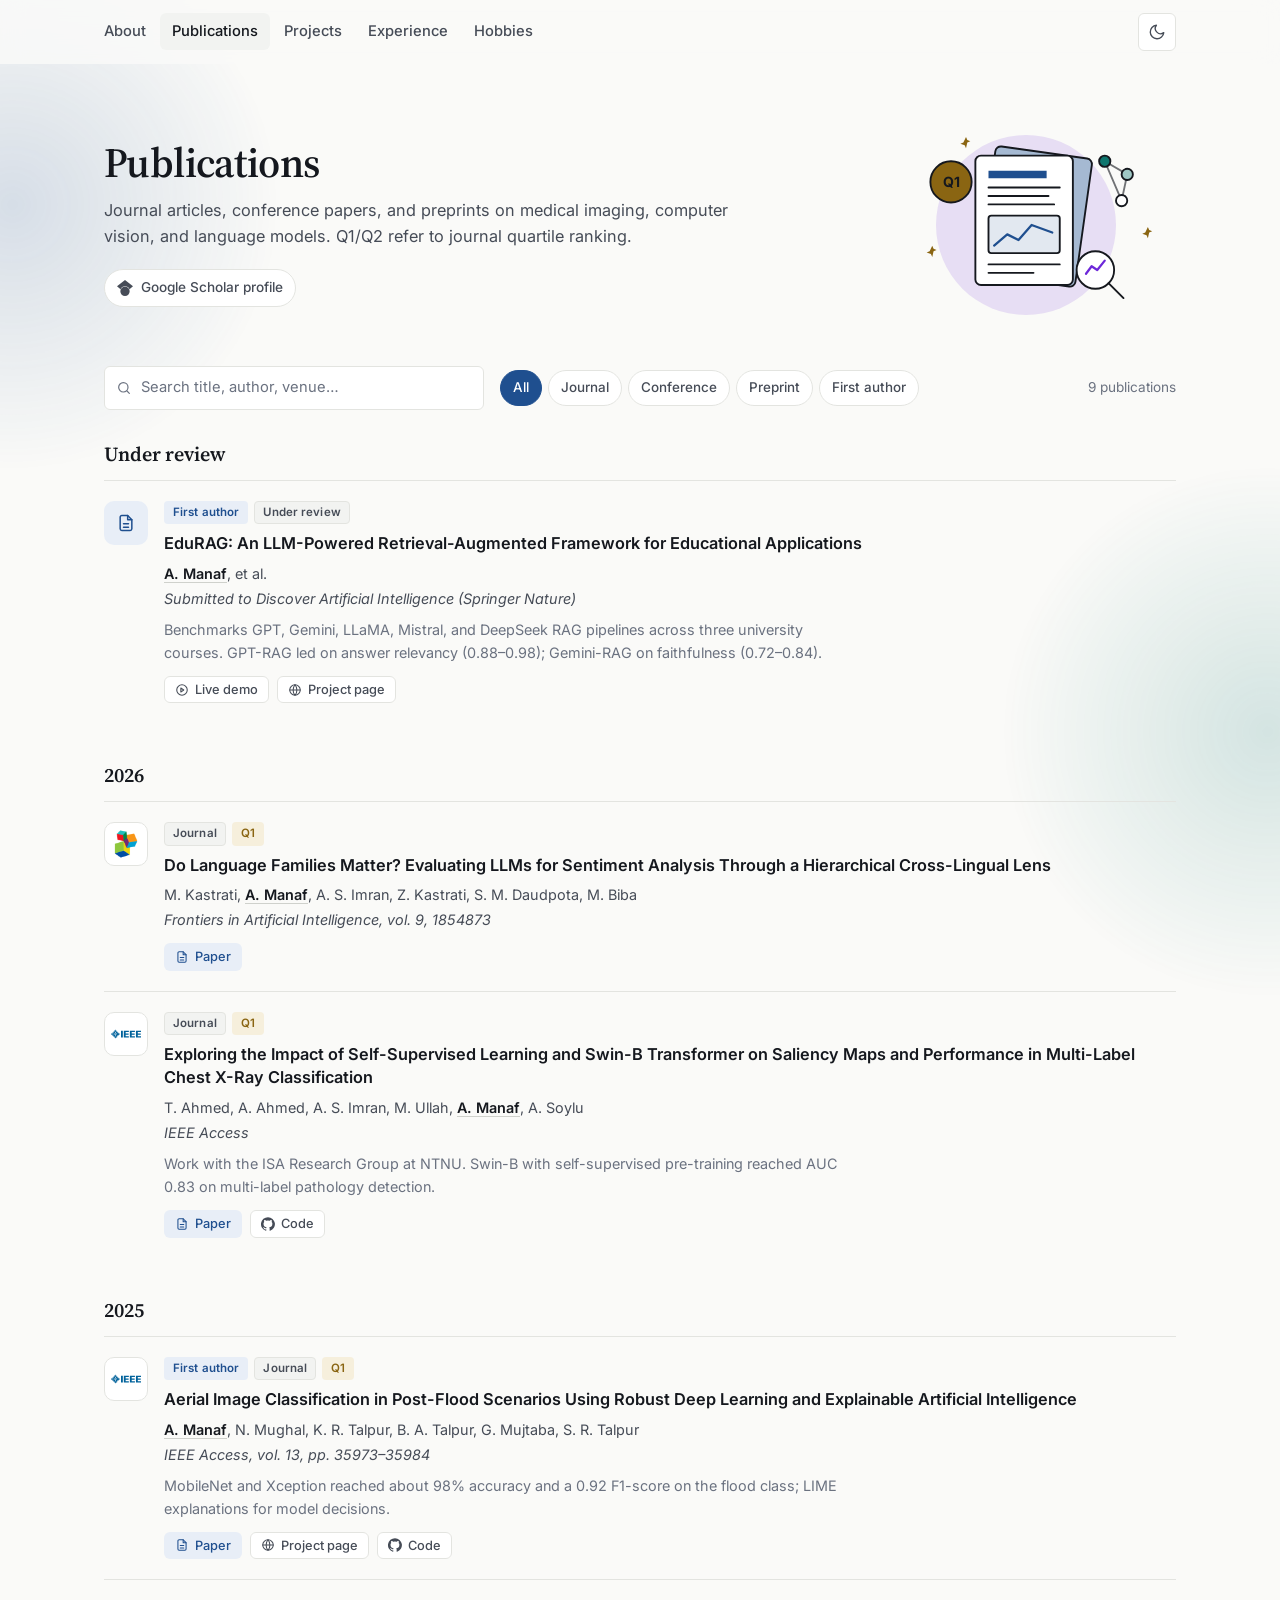
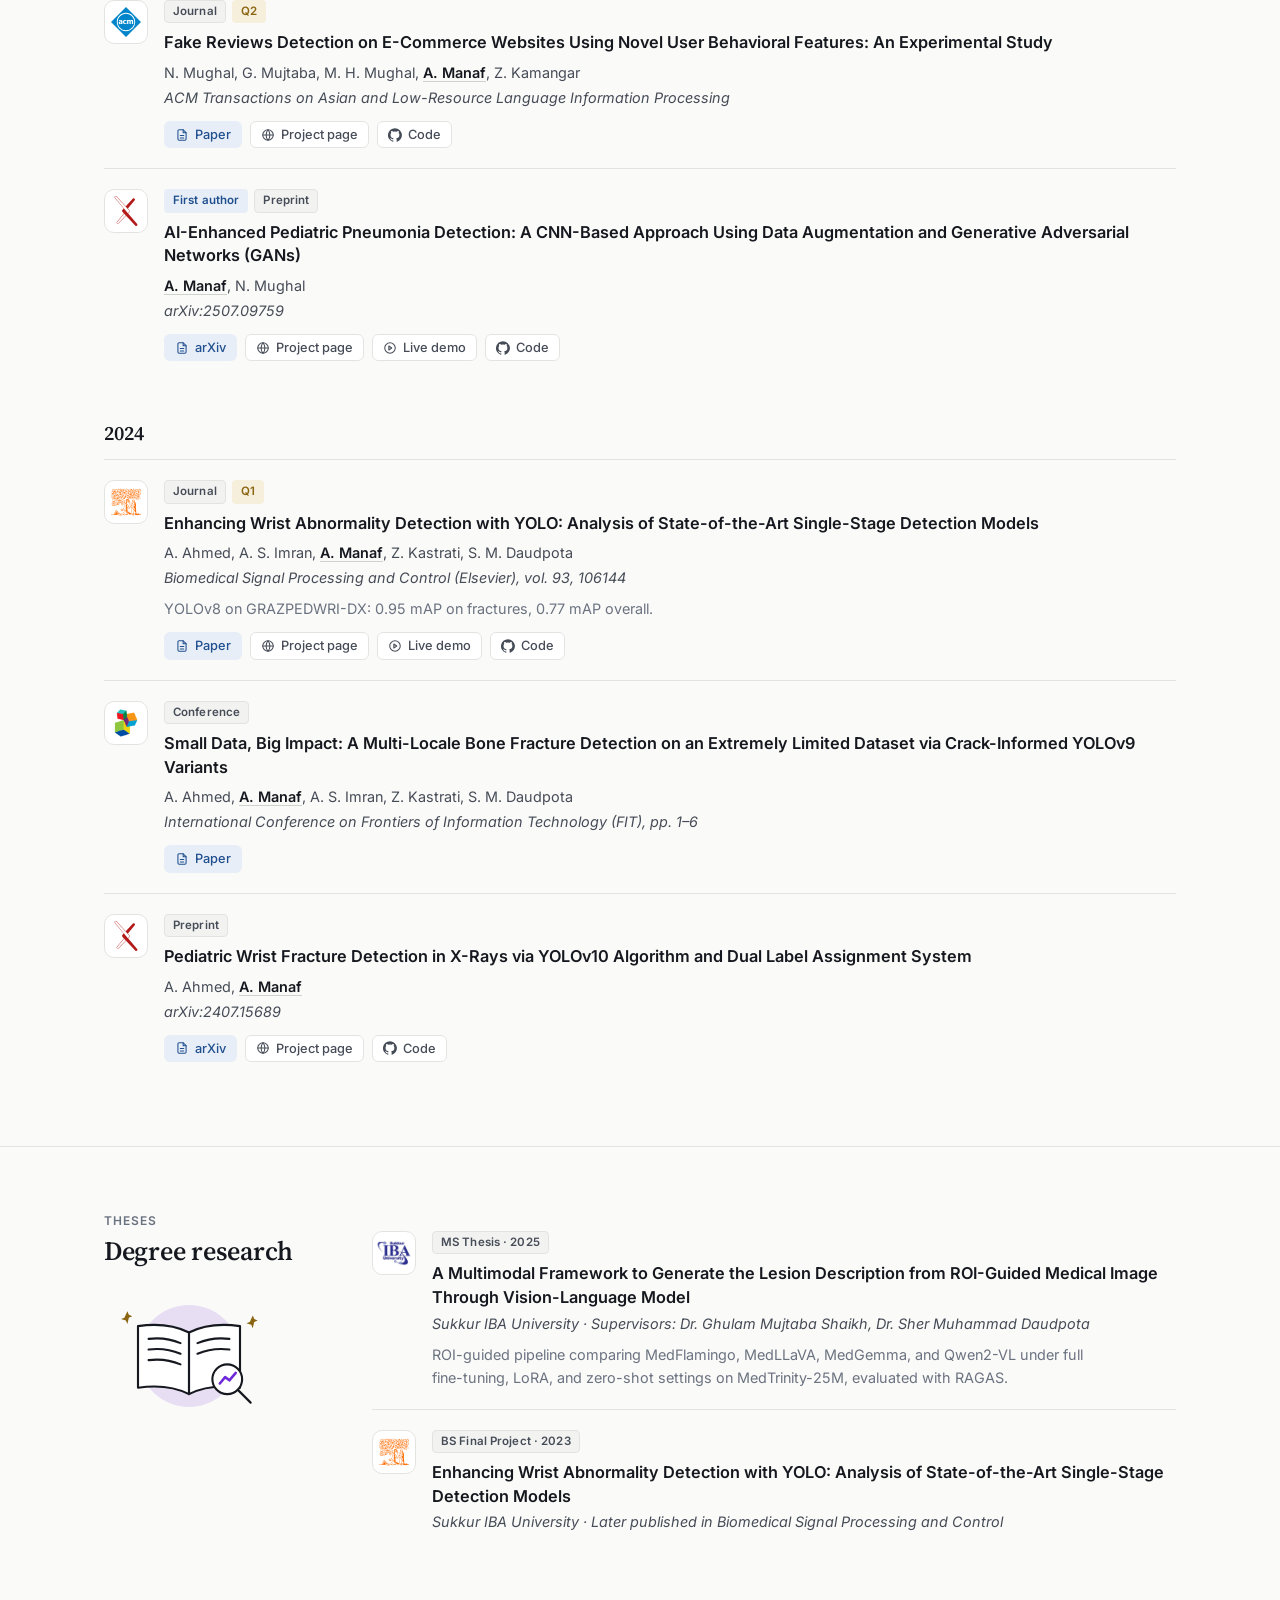
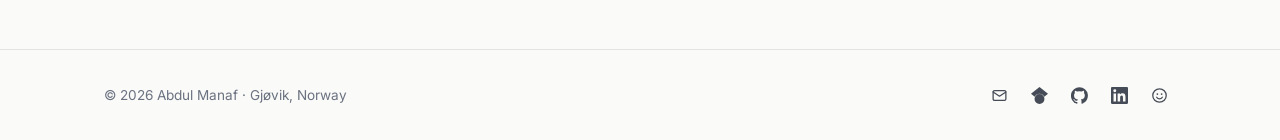
<file: publications.html>
<!doctype html>
<html lang="en">
  <head>
    <!-- Google tag (gtag.js) -->
    <script async src="https://www.googletagmanager.com/gtag/js?id=G-VVF6HE75EV"></script>
    <script>
      window.dataLayer = window.dataLayer || [];
      function gtag() { dataLayer.push(arguments); }
      gtag("js", new Date());
      gtag("config", "G-VVF6HE75EV");
    </script>

    <meta charset="UTF-8" />
    <meta name="viewport" content="width=device-width, initial-scale=1.0" />
    <title>Publications — Abdul Manaf</title>
    <meta name="description" content="Peer-reviewed publications and preprints by Abdul Manaf on medical imaging, computer vision, and large language models." />
    <link rel="icon" href="./assets/images/Manaf.jpg" />

    <script>
      (function () {
        var t = null;
        try { t = localStorage.getItem("theme"); } catch (e) {}
        if (!t) t = window.matchMedia("(prefers-color-scheme: dark)").matches ? "dark" : "light";
        document.documentElement.setAttribute("data-theme", t);
      })();
    </script>
    <link rel="preconnect" href="https://fonts.googleapis.com" />
    <link rel="preconnect" href="https://fonts.gstatic.com" crossorigin />
    <link href="https://fonts.googleapis.com/css2?family=Inter:wght@400;500;600;700&family=Source+Serif+4:opsz,wght@8..60,500;8..60,600&display=swap" rel="stylesheet" />
    <link rel="stylesheet" href="./assets/css/main.css" />
  </head>

  <body>
    <a class="skip-link" href="#main">Skip to content</a>

    <header class="site-header">
      <div class="container header-inner">
        <nav class="nav" id="nav" aria-label="Primary">
          <a href="./index.html">About</a>
          <a href="./publications.html" aria-current="page">Publications</a>
          <a href="./projects.html">Projects</a>
          <a href="./experience.html">Experience</a>
          <a href="./hobbies.html">Hobbies</a>
        </nav>
        <div class="header-actions">
          <button class="icon-btn" id="theme-toggle" aria-label="Toggle color theme">
            <svg class="ic i-sun"><use href="#i-sun"/></svg><svg class="ic i-moon"><use href="#i-moon"/></svg>
          </button>
          <button class="icon-btn menu-btn" id="menu-toggle" aria-label="Open menu" aria-expanded="false" aria-controls="nav">
            <svg class="ic"><use href="#i-menu"/></svg>
          </button>
        </div>
      </div>
    </header>

    <main id="main">
      <section class="page-hero">
        <div class="container">
          <div class="hero-split">
            <div>
              <h1>Publications</h1>
              <p>Journal articles, conference papers, and preprints on medical imaging, computer vision, and language models. Q1/Q2 refer to journal quartile ranking.</p>
              <div class="hero-cta">
                <a class="social" href="https://scholar.google.com/citations?user=hjN9iEgAAAAJ&hl=en" target="_blank" rel="noopener"><svg class="ic"><use href="#i-scholar"/></svg>Google Scholar profile</a>
              </div>
            </div>
            <svg class="ill ill-hero" viewBox="0 0 320 220" aria-hidden="true">
              <g style="--c: var(--cat-llm)"><circle class="bg" cx="160" cy="112" r="96"/></g>
              <g style="--c: var(--accent)">
                <rect class="ac2 ln" x="118" y="34" width="104" height="138" rx="6" transform="rotate(8 170 103)"/>
                <rect class="pa ln" x="106" y="38" width="104" height="138" rx="6"/>
                <path class="ac" d="M120 54h62v8h-62z"/>
                <path class="ln" d="M120 72h76M120 81h64M120 90h70"/>
                <rect class="bg ln" x="120" y="102" width="76" height="40" rx="3"/>
                <path class="lna" d="M126 134l14-12 12 6 14-16 22 8"/>
                <path class="ln" d="M120 154h76M120 163h48"/>
              </g>
              <g class="bob" style="--c: var(--gold)"><circle class="ac ln" cx="80" cy="66" r="22"/><text x="80" y="71" text-anchor="middle" class="coin-t lg">Q1</text></g>
              <g style="--c: var(--cat-medical)"><path class="ln" d="M244 44l24 14M268 58l-6 28M244 44l18 42" opacity=".6"/><circle class="ac ln" cx="244" cy="44" r="6"/><circle class="ac2 ln" cx="268" cy="58" r="6"/><circle class="pa ln" cx="262" cy="86" r="6"/></g>
              <g class="bob2" style="--c: var(--cat-llm)"><circle class="pa ln" cx="234" cy="160" r="20"/><path class="lna" d="M224 164l6-8 6 4 8-10"/><path class="ln" d="M248 174l16 16" stroke-width="5"/></g>
              <g style="--c: var(--gold)"><path class="ac" transform="translate(60 140) scale(1)" d="M0-6l1.4 3.2 3.2 1.4-3.2 1.4L0 6l-1.4-3.2L-6 1.4l3.2-1.4z"/><path class="ac" transform="translate(290 120) scale(1)" d="M0-6l1.4 3.2 3.2 1.4-3.2 1.4L0 6l-1.4-3.2L-6 1.4l3.2-1.4z"/><path class="ac" transform="translate(96 24) scale(1)" d="M0-6l1.4 3.2 3.2 1.4-3.2 1.4L0 6l-1.4-3.2L-6 1.4l3.2-1.4z"/></g>
            </svg>
          </div>
        </div>
      </section>

      <section class="section tight">
        <div class="container">
          <div class="toolbar">
            <label class="search">
              <svg class="ic"><use href="#i-search"/></svg>
              <input type="search" placeholder="Search title, author, venue…" data-search aria-label="Search publications" />
            </label>
            <div class="chips-filter" role="group" aria-label="Filter by type">
              <button class="chip" data-filter="all" aria-pressed="true">All</button>
              <button class="chip" data-filter="journal" aria-pressed="false">Journal</button>
              <button class="chip" data-filter="conference" aria-pressed="false">Conference</button>
              <button class="chip" data-filter="preprint" aria-pressed="false">Preprint</button>
              <button class="chip" data-filter="first" aria-pressed="false">First author</button>
            </div>
            <span class="result-count" data-count></span>
          </div>

          <div data-filter-list data-noun="publications">
            <!-- ── Under review ── -->
            <div class="pub-year-group" data-filter-group>
              <h2 class="pub-year-label">Under review</h2>
              <ol class="pubs">
                <li class="pub" data-filter-item data-cat="journal first review">
                <span class="logo logo-txt" aria-hidden="true"><svg class="ic"><use href="#i-paper"/></svg></span>
                <div class="pub-main">
                  <div class="pub-badges"><span class="badge badge-accent">First author</span><span class="badge">Under review</span></div>
                  <h3 class="pub-title">EduRAG: An LLM-Powered Retrieval-Augmented Framework for Educational Applications</h3>
                  <p class="pub-authors"><b>A. Manaf</b>, et al.</p>
                  <p class="pub-venue">Submitted to Discover Artificial Intelligence (Springer Nature)</p>
                  <p class="pub-note">Benchmarks GPT, Gemini, LLaMA, Mistral, and DeepSeek RAG pipelines across three university courses. GPT-RAG led on answer relevancy (0.88–0.98); Gemini-RAG on faithfulness (0.72–0.84).</p>
                  <div class="links">
                    <a class="lb" href="https://edurag-chatbot.vercel.app" target="_blank" rel="noopener"><svg class="ic"><use href="#i-demo"/></svg>Live demo</a>
                    <a class="lb" href="https://abdulmanaf36.github.io/Student-Chatbot/" target="_blank" rel="noopener"><svg class="ic"><use href="#i-globe"/></svg>Project page</a>
                  </div>
                </div>
              </li>
              </ol>
            </div>

            <!-- ── 2026 ── -->
            <div class="pub-year-group" data-filter-group>
              <h2 class="pub-year-label">2026</h2>
              <ol class="pubs">
                <li class="pub" data-filter-item data-cat="journal">
                <span class="logo"><img src="./assets/images/logos/frontiers.png" alt="Frontiers logo" /></span>
                <div class="pub-main">
                  <div class="pub-badges"><span class="badge">Journal</span><span class="badge badge-gold">Q1</span></div>
                  <h3 class="pub-title"><a href="https://doi.org/10.3389/frai.2026.1854873" target="_blank" rel="noopener">Do Language Families Matter? Evaluating LLMs for Sentiment Analysis Through a Hierarchical Cross-Lingual Lens</a></h3>
                  <p class="pub-authors">M. Kastrati, <b>A. Manaf</b>, A. S. Imran, Z. Kastrati, S. M. Daudpota, M. Biba</p>
                  <p class="pub-venue">Frontiers in Artificial Intelligence, vol. 9, 1854873</p>
                  <div class="links">
                    <a class="lb lb-primary" href="https://doi.org/10.3389/frai.2026.1854873" target="_blank" rel="noopener"><svg class="ic"><use href="#i-paper"/></svg>Paper</a>
                  </div>
                </div>
              </li>

                <li class="pub" data-filter-item data-cat="journal">
                <span class="logo"><img src="./assets/images/logos/ieee.svg" alt="IEEE logo" /></span>
                <div class="pub-main">
                  <div class="pub-badges"><span class="badge">Journal</span><span class="badge badge-gold">Q1</span></div>
                  <h3 class="pub-title"><a href="https://ieeexplore.ieee.org/document/11357941" target="_blank" rel="noopener">Exploring the Impact of Self-Supervised Learning and Swin-B Transformer on Saliency Maps and Performance in Multi-Label Chest X-Ray Classification</a></h3>
                  <p class="pub-authors">T. Ahmed, A. Ahmed, A. S. Imran, M. Ullah, <b>A. Manaf</b>, A. Soylu</p>
                  <p class="pub-venue">IEEE Access</p>
                  <p class="pub-note">Work with the ISA Research Group at NTNU. Swin-B with self-supervised pre-training reached AUC 0.83 on multi-label pathology detection.</p>
                  <div class="links">
                    <a class="lb lb-primary" href="https://ieeexplore.ieee.org/document/11357941" target="_blank" rel="noopener"><svg class="ic"><use href="#i-paper"/></svg>Paper</a>
                    <a class="lb" href="https://github.com/abdulmanaf36/Chest-Xray" target="_blank" rel="noopener"><svg class="ic"><use href="#i-github"/></svg>Code</a>
                  </div>
                </div>
              </li>
              </ol>
            </div>

            <!-- ── 2025 ── -->
            <div class="pub-year-group" data-filter-group>
              <h2 class="pub-year-label">2025</h2>
              <ol class="pubs">
                <li class="pub" data-filter-item data-cat="journal first">
                <span class="logo"><img src="./assets/images/logos/ieee.svg" alt="IEEE logo" /></span>
                <div class="pub-main">
                  <div class="pub-badges"><span class="badge badge-accent">First author</span><span class="badge">Journal</span><span class="badge badge-gold">Q1</span></div>
                  <h3 class="pub-title"><a href="https://ieeexplore.ieee.org/document/10891453" target="_blank" rel="noopener">Aerial Image Classification in Post-Flood Scenarios Using Robust Deep Learning and Explainable Artificial Intelligence</a></h3>
                  <p class="pub-authors"><b>A. Manaf</b>, N. Mughal, K. R. Talpur, B. A. Talpur, G. Mujtaba, S. R. Talpur</p>
                  <p class="pub-venue">IEEE Access, vol. 13, pp. 35973–35984</p>
                  <p class="pub-note">MobileNet and Xception reached about 98% accuracy and a 0.92 F1-score on the flood class; LIME explanations for model decisions.</p>
                  <div class="links">
                    <a class="lb lb-primary" href="https://ieeexplore.ieee.org/document/10891453" target="_blank" rel="noopener"><svg class="ic"><use href="#i-paper"/></svg>Paper</a>
                    <a class="lb" href="https://abdulmanaf36.github.io/Post-Flood-Disaster-Management/Classification/" target="_blank" rel="noopener"><svg class="ic"><use href="#i-globe"/></svg>Project page</a>
                    <a class="lb" href="https://github.com/abdulmanaf36/Post-Flood-Disaster-Management" target="_blank" rel="noopener"><svg class="ic"><use href="#i-github"/></svg>Code</a>
                  </div>
                </div>
              </li>

                <li class="pub" data-filter-item data-cat="journal">
                <span class="logo"><img src="./assets/images/logos/acm.svg" alt="ACM logo" /></span>
                <div class="pub-main">
                  <div class="pub-badges"><span class="badge">Journal</span><span class="badge badge-gold">Q2</span></div>
                  <h3 class="pub-title"><a href="https://dl.acm.org/doi/10.1145/3748493" target="_blank" rel="noopener">Fake Reviews Detection on E-Commerce Websites Using Novel User Behavioral Features: An Experimental Study</a></h3>
                  <p class="pub-authors">N. Mughal, G. Mujtaba, M. H. Mughal, <b>A. Manaf</b>, Z. Kamangar</p>
                  <p class="pub-venue">ACM Transactions on Asian and Low-Resource Language Information Processing</p>
                  <div class="links">
                    <a class="lb lb-primary" href="https://dl.acm.org/doi/10.1145/3748493" target="_blank" rel="noopener"><svg class="ic"><use href="#i-paper"/></svg>Paper</a>
                    <a class="lb" href="https://abdulmanaf36.github.io/Roman-Urdu-fake-review-detection/" target="_blank" rel="noopener"><svg class="ic"><use href="#i-globe"/></svg>Project page</a>
                    <a class="lb" href="https://github.com/abdulmanaf36/Roman-Urdu-fake-review-detection" target="_blank" rel="noopener"><svg class="ic"><use href="#i-github"/></svg>Code</a>
                  </div>
                </div>
              </li>

                <li class="pub" data-filter-item data-cat="preprint first">
                <span class="logo"><img src="./assets/images/logos/arxiv.svg" alt="arXiv logo" /></span>
                <div class="pub-main">
                  <div class="pub-badges"><span class="badge badge-accent">First author</span><span class="badge">Preprint</span></div>
                  <h3 class="pub-title"><a href="https://arxiv.org/abs/2507.09759" target="_blank" rel="noopener">AI-Enhanced Pediatric Pneumonia Detection: A CNN-Based Approach Using Data Augmentation and Generative Adversarial Networks (GANs)</a></h3>
                  <p class="pub-authors"><b>A. Manaf</b>, N. Mughal</p>
                  <p class="pub-venue">arXiv:2507.09759</p>
                  <div class="links">
                    <a class="lb lb-primary" href="https://arxiv.org/abs/2507.09759" target="_blank" rel="noopener"><svg class="ic"><use href="#i-paper"/></svg>arXiv</a>
                    <a class="lb" href="https://abdulmanaf36.github.io/Pediatric-Chest-Pneumonia-Classification/" target="_blank" rel="noopener"><svg class="ic"><use href="#i-globe"/></svg>Project page</a>
                    <a class="lb" href="https://huggingface.co/spaces/AbdulManafSahito/Pediatric-Chest-Xray-Pneumonia-Classification-System" target="_blank" rel="noopener"><svg class="ic"><use href="#i-demo"/></svg>Live demo</a>
                    <a class="lb" href="https://github.com/abdulmanaf36/Pediatric-Chest-Pneumonia-Classification" target="_blank" rel="noopener"><svg class="ic"><use href="#i-github"/></svg>Code</a>
                  </div>
                </div>
              </li>
              </ol>
            </div>

            <!-- ── 2024 ── -->
            <div class="pub-year-group" data-filter-group>
              <h2 class="pub-year-label">2024</h2>
              <ol class="pubs">
                <li class="pub" data-filter-item data-cat="journal">
                <span class="logo"><img src="./assets/images/logos/elsevier.svg" alt="Elsevier logo" /></span>
                <div class="pub-main">
                  <div class="pub-badges"><span class="badge">Journal</span><span class="badge badge-gold">Q1</span></div>
                  <h3 class="pub-title"><a href="https://doi.org/10.1016/j.bspc.2024.106144" target="_blank" rel="noopener">Enhancing Wrist Abnormality Detection with YOLO: Analysis of State-of-the-Art Single-Stage Detection Models</a></h3>
                  <p class="pub-authors">A. Ahmed, A. S. Imran, <b>A. Manaf</b>, Z. Kastrati, S. M. Daudpota</p>
                  <p class="pub-venue">Biomedical Signal Processing and Control (Elsevier), vol. 93, 106144</p>
                  <p class="pub-note">YOLOv8 on GRAZPEDWRI-DX: 0.95 mAP on fractures, 0.77 mAP overall.</p>
                  <div class="links">
                    <a class="lb lb-primary" href="https://doi.org/10.1016/j.bspc.2024.106144" target="_blank" rel="noopener"><svg class="ic"><use href="#i-paper"/></svg>Paper</a>
                    <a class="lb" href="https://abdulmanaf36.github.io/pediatric_wrist_abnormality_detection-end-to-end-implementation/" target="_blank" rel="noopener"><svg class="ic"><use href="#i-globe"/></svg>Project page</a>
                    <a class="lb" href="https://huggingface.co/spaces/AbdulManafSahito/wrist-anomaly-detection" target="_blank" rel="noopener"><svg class="ic"><use href="#i-demo"/></svg>Live demo</a>
                    <a class="lb" href="https://github.com/abdulmanaf36/Pediatric-Wrist-Abnormality-Detection-System" target="_blank" rel="noopener"><svg class="ic"><use href="#i-github"/></svg>Code</a>
                  </div>
                </div>
              </li>

                <li class="pub" data-filter-item data-cat="conference">
                <span class="logo"><img src="./assets/images/logos/frontiers.png" alt="Frontiers logo" /></span>
                <div class="pub-main">
                  <div class="pub-badges"><span class="badge">Conference</span></div>
                  <h3 class="pub-title"><a href="https://doi.org/10.1109/fit63703.2024.10838409" target="_blank" rel="noopener">Small Data, Big Impact: A Multi-Locale Bone Fracture Detection on an Extremely Limited Dataset via Crack-Informed YOLOv9 Variants</a></h3>
                  <p class="pub-authors">A. Ahmed, <b>A. Manaf</b>, A. S. Imran, Z. Kastrati, S. M. Daudpota</p>
                  <p class="pub-venue">International Conference on Frontiers of Information Technology (FIT), pp. 1–6</p>
                  <div class="links">
                    <a class="lb lb-primary" href="https://doi.org/10.1109/fit63703.2024.10838409" target="_blank" rel="noopener"><svg class="ic"><use href="#i-paper"/></svg>Paper</a>
                  </div>
                </div>
              </li>

                <li class="pub" data-filter-item data-cat="preprint">
                <span class="logo"><img src="./assets/images/logos/arxiv.svg" alt="arXiv logo" /></span>
                <div class="pub-main">
                  <div class="pub-badges"><span class="badge">Preprint</span></div>
                  <h3 class="pub-title"><a href="https://arxiv.org/abs/2407.15689" target="_blank" rel="noopener">Pediatric Wrist Fracture Detection in X-Rays via YOLOv10 Algorithm and Dual Label Assignment System</a></h3>
                  <p class="pub-authors">A. Ahmed, <b>A. Manaf</b></p>
                  <p class="pub-venue">arXiv:2407.15689</p>
                  <div class="links">
                    <a class="lb lb-primary" href="https://arxiv.org/abs/2407.15689" target="_blank" rel="noopener"><svg class="ic"><use href="#i-paper"/></svg>arXiv</a>
                    <a class="lb" href="https://abdulmanaf36.github.io/YOLOv10-Fracture-Detection/" target="_blank" rel="noopener"><svg class="ic"><use href="#i-globe"/></svg>Project page</a>
                    <a class="lb" href="https://github.com/abdulmanaf36/YOLOv10-Fracture-Detection" target="_blank" rel="noopener"><svg class="ic"><use href="#i-github"/></svg>Code</a>
                  </div>
                </div>
              </li>
              </ol>
            </div>

            <p class="empty" data-empty>No publications match your search.</p>
          </div>
        </div>
      </section>

      <!-- ───────────── THESES ───────────── -->
      <section class="section">
        <div class="container two-col">
          <header class="section-head">
            <p class="eyebrow">Theses</p>
            <h2>Degree research</h2>
            <svg class="ill head-ill" viewBox="0 0 160 120" aria-hidden="true" style="--c: var(--cat-llm)">
              <circle class="bg" cx="80" cy="62" r="48"/>
              <path class="pa ln" d="M80 40q-20-10-48-6v58q28-4 48 6zM80 40q20-10 48-6v58q-28-4-48 6z"/>
              <path class="ln" d="M80 40v58" opacity=".5"/>
              <path class="ln" d="M42 46q16-2 30 4M42 56q16-2 30 4M42 66q16-2 30 4M88 50q14-6 30-4M88 60q14-6 30-4"/>
              <g class="bob"><circle class="pa ln" cx="116" cy="84" r="14"/><path class="lna" d="M109 88l5-6 4 3 6-7"/><path class="ln" d="M126 94l12 12" stroke-width="4"/></g>
              <g style="--c: var(--gold)"><path class="ac" transform="translate(22 26) scale(1)" d="M0-6l1.4 3.2 3.2 1.4-3.2 1.4L0 6l-1.4-3.2L-6 1.4l3.2-1.4z"/><path class="ac" transform="translate(140 30) scale(1)" d="M0-6l1.4 3.2 3.2 1.4-3.2 1.4L0 6l-1.4-3.2L-6 1.4l3.2-1.4z"/></g>
            </svg>
          </header>

          <ol class="pubs">
            <li class="pub">
                <span class="logo"><img src="./assets/images/logos/sukkur-iba.png" alt="Sukkur IBA University logo" /></span>
                <div class="pub-main">
              <div class="pub-badges"><span class="badge">MS Thesis · 2025</span></div>
              <h3 class="pub-title">A Multimodal Framework to Generate the Lesion Description from ROI-Guided Medical Image Through Vision-Language Model</h3>
              <p class="pub-venue">Sukkur IBA University · Supervisors: Dr. Ghulam Mujtaba Shaikh, Dr. Sher Muhammad Daudpota</p>
              <p class="pub-note">ROI-guided pipeline comparing MedFlamingo, MedLLaVA, MedGemma, and Qwen2-VL under full fine-tuning, LoRA, and zero-shot settings on MedTrinity-25M, evaluated with RAGAS.</p>
            </div>
              </li>
            <li class="pub">
                <span class="logo"><img src="./assets/images/logos/elsevier.svg" alt="Elsevier logo" /></span>
                <div class="pub-main">
              <div class="pub-badges"><span class="badge">BS Final Project · 2023</span></div>
              <h3 class="pub-title">Enhancing Wrist Abnormality Detection with YOLO: Analysis of State-of-the-Art Single-Stage Detection Models</h3>
              <p class="pub-venue">Sukkur IBA University · Later published in Biomedical Signal Processing and Control</p>
            </div>
              </li>
          </ol>
        </div>
      </section>
    </main>

    <footer class="site-footer">
      <div class="container footer-inner">
        <p>© <span id="year">2026</span> Abdul Manaf · Gjøvik, Norway</p>
        <div class="footer-links">
          <a href="mailto:abdulmanafsahito@gmail.com" aria-label="Email"><svg class="ic"><use href="#i-mail"/></svg></a>
          <a href="https://scholar.google.com/citations?user=hjN9iEgAAAAJ&hl=en" target="_blank" rel="noopener" aria-label="Google Scholar"><svg class="ic"><use href="#i-scholar"/></svg></a>
          <a href="https://github.com/abdulmanaf36" target="_blank" rel="noopener" aria-label="GitHub"><svg class="ic"><use href="#i-github"/></svg></a>
          <a href="https://www.linkedin.com/in/abdulmanaf36" target="_blank" rel="noopener" aria-label="LinkedIn"><svg class="ic"><use href="#i-linkedin"/></svg></a>
          <a href="https://huggingface.co/AbdulManafSahito" target="_blank" rel="noopener" aria-label="Hugging Face"><svg class="ic"><use href="#i-hf"/></svg></a>
        </div>
      </div>
    </footer>

    <script src="./assets/js/main.js"></script>
  </body>
</html>
</file>
<file: assets/css/main.css>
/* ─────────────────────────────────────────────
   Design tokens
   ───────────────────────────────────────────── */
:root {
  --bg: #fafaf8;
  --surface: #ffffff;
  --surface-2: #f2f3f1;
  --border: #e3e4e0;
  --border-strong: #cfd1cc;
  --text: #15181e;
  --text-2: #464c57;
  --text-3: #6b7280;
  --accent: #1f4f8f;          /* deep fjord blue */
  --accent-hover: #173e72;
  --accent-soft: #e8eef7;
  --accent-contrast: #ffffff;
  --success: #1f7a4d;
  --gold: #8a6512;
  --gold-soft: #f6efdc;
  --shadow: 0 1px 2px rgba(16, 24, 40, 0.04), 0 4px 16px rgba(16, 24, 40, 0.06);

  /* muted category tints for project covers */
  --cat-medical: #0f766e;
  --cat-vision: #1f4f8f;
  --cat-llm: #6d28d9;
  --cat-agentic: #b45309;
  --cat-web: #475569;

  --font-sans: "Inter", system-ui, -apple-system, "Segoe UI", Roboto, sans-serif;
  --font-serif: "Source Serif 4", Georgia, "Times New Roman", serif;

  --radius: 10px;
  --radius-sm: 6px;
  --container: 1120px;
  --header-h: 64px;
}

:root[data-theme="dark"] {
  --bg: #0d1015;
  --surface: #141920;
  --surface-2: #1a2029;
  --border: #262d38;
  --border-strong: #353e4c;
  --text: #e8eaee;
  --text-2: #b4bac5;
  --text-3: #8a93a1;
  --accent: #8cb4f2;
  --accent-hover: #a9c7f6;
  --accent-soft: #1a2738;
  --accent-contrast: #0d1015;
  --success: #4cc38a;
  --gold: #e3bd62;
  --gold-soft: #2a2414;
  --shadow: 0 1px 2px rgba(0, 0, 0, 0.3), 0 8px 24px rgba(0, 0, 0, 0.25);

  --cat-medical: #4fd1c5;
  --cat-vision: #8cb4f2;
  --cat-llm: #b79cf5;
  --cat-agentic: #f0b35c;
  --cat-web: #a3b1c4;
}

/* ─────────────────────────────────────────────
   Base
   ───────────────────────────────────────────── */
*,
*::before,
*::after { box-sizing: border-box; }

html {
  scroll-behavior: smooth;
  scroll-padding-top: calc(var(--header-h) + 16px);
  -webkit-text-size-adjust: 100%;
}

body {
  margin: 0;
  min-height: 100vh;
  display: flex;
  flex-direction: column;
  background: var(--bg);
  color: var(--text);
  font-family: var(--font-sans);
  font-size: 16px;
  line-height: 1.6;
  -webkit-font-smoothing: antialiased;
}
main { flex: 1; }

h1, h2, h3, h4, p, ul, ol, dl, dd, figure { margin: 0; }
ul, ol { padding: 0; list-style: none; }
img { display: block; max-width: 100%; height: auto; }
button, input { font: inherit; color: inherit; }

.ic {
  width: 16px;
  height: 16px;
  fill: none;
  stroke: currentColor;
  stroke-width: 1.8;
  stroke-linecap: round;
  stroke-linejoin: round;
  flex-shrink: 0;
}

a { color: var(--accent); text-decoration: none; }
a:hover { color: var(--accent-hover); }
.prose a, .inline-link { text-decoration: underline; text-decoration-color: color-mix(in srgb, var(--accent) 35%, transparent); text-underline-offset: 3px; }
.prose a:hover, .inline-link:hover { text-decoration-color: currentColor; }
:focus-visible { outline: 2px solid var(--accent); outline-offset: 3px; border-radius: 4px; }

.container {
  width: 100%;
  max-width: var(--container);
  margin: 0 auto;
  padding: 0 24px;
}

.skip-link {
  position: absolute;
  left: -9999px;
  top: 8px;
  z-index: 100;
  background: var(--accent);
  color: var(--accent-contrast);
  padding: 8px 14px;
  border-radius: var(--radius-sm);
}
.skip-link:focus { left: 16px; }

/* ─────────────────────────────────────────────
   Header
   ───────────────────────────────────────────── */
.site-header {
  position: sticky;
  top: 0;
  z-index: 50;
  height: var(--header-h);
  background: color-mix(in srgb, var(--bg) 86%, transparent);
  backdrop-filter: saturate(180%) blur(12px);
  -webkit-backdrop-filter: saturate(180%) blur(12px);
  border-bottom: 1px solid transparent;
  transition: border-color 0.2s ease;
}
.site-header.scrolled { border-bottom-color: var(--border); }

.header-inner {
  height: 100%;
  display: flex;
  align-items: center;
  justify-content: space-between;
  gap: 24px;
}

.brand {
  display: inline-flex;
  align-items: center;
  gap: 10px;
  font-family: var(--font-serif);
  font-weight: 600;
  font-size: 1.12rem;
  color: var(--text);
  letter-spacing: -0.01em;
}
.brand:hover { color: var(--text); }
.brand-mark {
  display: inline-grid;
  place-items: center;
  width: 30px;
  height: 30px;
  border-radius: 7px;
  background: var(--accent);
  color: var(--accent-contrast);
  font-family: var(--font-sans);
  font-size: 0.75rem;
  font-weight: 700;
  letter-spacing: 0.02em;
}

.nav { display: flex; gap: 2px; }
.nav a {
  color: var(--text-2);
  font-size: 0.92rem;
  font-weight: 500;
  padding: 7px 12px;
  border-radius: var(--radius-sm);
}
.nav a:hover { color: var(--text); background: var(--surface-2); }
.nav a[aria-current="page"] { color: var(--text); background: var(--surface-2); }

.header-actions { display: flex; align-items: center; gap: 8px; }

.icon-btn {
  display: inline-grid;
  place-items: center;
  width: 38px;
  height: 38px;
  border: 1px solid var(--border);
  border-radius: var(--radius-sm);
  background: var(--surface);
  color: var(--text-2);
  cursor: pointer;
}
.icon-btn:hover { color: var(--text); border-color: var(--border-strong); }
.icon-btn .ic { width: 18px; height: 18px; }

:root[data-theme="light"] .i-sun,
:root[data-theme="dark"] .i-moon { display: none; }

.menu-btn { display: none; }

/* ─────────────────────────────────────────────
   Buttons & link chips
   ───────────────────────────────────────────── */
.btn {
  display: inline-flex;
  align-items: center;
  gap: 8px;
  padding: 10px 18px;
  font-size: 0.92rem;
  font-weight: 500;
  line-height: 1.2;
  border-radius: var(--radius-sm);
  border: 1px solid transparent;
  cursor: pointer;
  transition: background-color 0.15s ease, border-color 0.15s ease, color 0.15s ease;
}
.btn-sm { padding: 7px 12px; font-size: 0.85rem; }
.btn-primary { background: var(--accent); color: var(--accent-contrast); }
.btn-primary:hover { background: var(--accent-hover); color: var(--accent-contrast); }
.btn-ghost { background: var(--surface); color: var(--text); border-color: var(--border); }
.btn-ghost:hover { color: var(--text); border-color: var(--border-strong); }

/* Small labelled link buttons: Paper · Code · Demo · Project page */
.links { display: flex; flex-wrap: wrap; gap: 8px; }
.lb {
  display: inline-flex;
  align-items: center;
  gap: 6px;
  padding: 5px 10px;
  font-size: 0.8rem;
  font-weight: 500;
  line-height: 1.2;
  color: var(--text-2);
  background: var(--surface);
  border: 1px solid var(--border);
  border-radius: var(--radius-sm);
  transition: color 0.15s ease, border-color 0.15s ease, background-color 0.15s ease;
}
.lb .ic { width: 14px; height: 14px; }
.lb:hover { color: var(--accent); border-color: color-mix(in srgb, var(--accent) 45%, var(--border)); }
.lb-primary { color: var(--accent); background: var(--accent-soft); border-color: transparent; }
.lb-primary:hover { background: var(--accent); color: var(--accent-contrast); border-color: transparent; }
.lb-muted { color: var(--text-3); cursor: default; }
.lb-muted:hover { color: var(--text-3); border-color: var(--border); }

/* Social profile buttons */
.socials { display: flex; flex-wrap: wrap; gap: 8px; }
.social {
  display: inline-flex;
  align-items: center;
  gap: 8px;
  padding: 7px 12px;
  font-size: 0.85rem;
  font-weight: 500;
  color: var(--text-2);
  background: var(--surface);
  border: 1px solid var(--border);
  border-radius: 999px;
}
.social .ic { width: 16px; height: 16px; }
.social:hover { color: var(--text); border-color: var(--border-strong); }

/* Badges */
.badge {
  display: inline-flex;
  align-items: center;
  padding: 2px 8px;
  font-size: 0.72rem;
  font-weight: 600;
  letter-spacing: 0.01em;
  line-height: 1.5;
  border-radius: 4px;
  background: var(--surface-2);
  color: var(--text-2);
  border: 1px solid var(--border);
  white-space: nowrap;
}
.badge-accent { background: var(--accent-soft); color: var(--accent); border-color: transparent; }
.badge-gold { background: var(--gold-soft); color: var(--gold); border-color: transparent; }

/* ─────────────────────────────────────────────
   Home hero
   ───────────────────────────────────────────── */
.hero { padding: 64px 0 24px; }

.hero-grid {
  display: grid;
  grid-template-columns: minmax(0, 1.05fr) minmax(0, 1fr);
  gap: 56px;
  align-items: center;
}

.status {
  display: inline-flex;
  align-items: center;
  gap: 8px;
  font-size: 0.82rem;
  font-weight: 500;
  color: var(--text-2);
  background: var(--surface);
  border: 1px solid var(--border);
  padding: 5px 12px;
  border-radius: 999px;
  margin-bottom: 22px;
}
.status .dot {
  width: 8px;
  height: 8px;
  border-radius: 50%;
  background: var(--success);
  box-shadow: 0 0 0 3px color-mix(in srgb, var(--success) 22%, transparent);
  flex-shrink: 0;
}

.hero-name {
  font-family: var(--font-serif);
  font-weight: 600;
  font-size: clamp(2.4rem, 5vw, 3.4rem);
  line-height: 1.08;
  letter-spacing: -0.02em;
}
.hero-role { margin-top: 10px; font-size: 1.08rem; font-weight: 500; color: var(--accent); }
.hero-lead { margin-top: 18px; max-width: 58ch; font-size: 1.04rem; color: var(--text-2); }
.hero-lead strong { color: var(--text); font-weight: 600; }
.hero-cta { display: flex; flex-wrap: wrap; gap: 10px; margin-top: 26px; }
.hero .socials { margin-top: 18px; }

.hero-photo img {
  width: 100%;
  aspect-ratio: 4 / 3;
  object-fit: cover;
  border-radius: 14px;
  border: 1px solid var(--border);
  box-shadow: var(--shadow);
  background: var(--surface-2);
}
.hero-photo figcaption {
  display: flex;
  align-items: center;
  gap: 6px;
  margin-top: 12px;
  font-size: 0.85rem;
  color: var(--text-3);
}

.stats {
  display: grid;
  grid-template-columns: repeat(4, minmax(0, 1fr));
  margin-top: 48px;
  border: 1px solid var(--border);
  border-radius: var(--radius);
  background: var(--surface);
  overflow: hidden;
}
.stats > div { padding: 18px 22px; }
.stats > div + div { border-left: 1px solid var(--border); }
.stats dt { font-size: 0.8rem; color: var(--text-3); }
.stats dd {
  margin-top: 2px;
  font-family: var(--font-serif);
  font-size: 1.7rem;
  font-weight: 600;
  color: var(--text);
  line-height: 1.25;
}

/* ─────────────────────────────────────────────
   Inner-page hero
   ───────────────────────────────────────────── */
.page-hero { padding: 56px 0 8px; }
.page-hero h1 {
  font-family: var(--font-serif);
  font-size: clamp(2rem, 4vw, 2.6rem);
  font-weight: 600;
  letter-spacing: -0.015em;
  line-height: 1.15;
}
.page-hero p { margin-top: 10px; max-width: 64ch; color: var(--text-2); font-size: 1.02rem; }
.page-hero .hero-cta { margin-top: 20px; }

/* ─────────────────────────────────────────────
   Sections
   ───────────────────────────────────────────── */
.section { padding: 64px 0; }
.section + .section { border-top: 1px solid var(--border); }
.section.tight { padding-top: 32px; }

.two-col {
  display: grid;
  grid-template-columns: 220px minmax(0, 1fr);
  gap: 48px;
}

.section-head { position: sticky; top: calc(var(--header-h) + 32px); align-self: start; }
.eyebrow {
  font-size: 0.75rem;
  font-weight: 600;
  letter-spacing: 0.08em;
  text-transform: uppercase;
  color: var(--text-3);
}
.section-head h2 {
  margin-top: 6px;
  font-family: var(--font-serif);
  font-size: 1.65rem;
  font-weight: 600;
  letter-spacing: -0.01em;
  line-height: 1.2;
}
.head-link {
  display: inline-flex;
  align-items: center;
  gap: 6px;
  margin-top: 12px;
  font-size: 0.88rem;
  font-weight: 500;
}
.head-link .ic { width: 14px; height: 14px; }

.prose { color: var(--text-2); max-width: 70ch; }
.prose + .prose { margin-top: 14px; }

/* Research interests */
.interests {
  display: grid;
  grid-template-columns: repeat(2, minmax(0, 1fr));
  gap: 14px;
  margin-top: 28px;
}
.interests li {
  padding: 18px 20px;
  background: var(--surface);
  border: 1px solid var(--border);
  border-radius: var(--radius);
}
.interests h3 { font-size: 0.97rem; font-weight: 600; }
.interests p { margin-top: 6px; font-size: 0.9rem; color: var(--text-2); }

/* News */
.news li {
  display: grid;
  grid-template-columns: 88px minmax(0, 1fr);
  gap: 16px;
  padding: 12px 0;
  border-bottom: 1px solid var(--border);
  font-size: 0.95rem;
}
.news li:first-child { padding-top: 0; }
.news li:last-child { border-bottom: 0; }
.news time { color: var(--text-3); font-size: 0.85rem; font-weight: 600; font-variant-numeric: tabular-nums; padding-top: 1px; }
.news p { color: var(--text-2); }
.news strong { color: var(--text); font-weight: 600; }

/* ─────────────────────────────────────────────
   Publications
   ───────────────────────────────────────────── */
.pub-year-group + .pub-year-group { margin-top: 36px; }
.pub-year-label {
  font-family: var(--font-serif);
  font-size: 1.25rem;
  font-weight: 600;
  color: var(--text);
  padding-bottom: 10px;
  border-bottom: 1px solid var(--border);
}
.pubs { display: grid; }
.pub { padding: 20px 0; border-bottom: 1px solid var(--border); }
.pub:last-child { border-bottom: 0; }
.pub-badges { display: flex; flex-wrap: wrap; gap: 6px; margin-bottom: 8px; }
.pub-title { font-size: 1.02rem; font-weight: 600; line-height: 1.45; color: var(--text); }
.pub-title a { color: inherit; }
.pub-title a:hover { color: var(--accent); }
.pub-authors { margin-top: 6px; font-size: 0.9rem; color: var(--text-2); }
.pub-authors b { color: var(--text); font-weight: 600; text-decoration: underline; text-decoration-color: var(--border-strong); text-underline-offset: 3px; }
.pub-venue { margin-top: 2px; font-size: 0.9rem; font-style: italic; color: var(--text-2); }
.pub-note { margin-top: 8px; font-size: 0.9rem; color: var(--text-3); max-width: 75ch; }
.pub .links { margin-top: 12px; }

/* ─────────────────────────────────────────────
   Toolbar: search + filter chips
   ───────────────────────────────────────────── */
.toolbar {
  display: flex;
  flex-wrap: wrap;
  align-items: center;
  gap: 12px 16px;
  margin-bottom: 28px;
}
.search {
  position: relative;
  flex: 1 1 280px;
  max-width: 380px;
}
.search .ic {
  position: absolute;
  left: 12px;
  top: 50%;
  transform: translateY(-50%);
  color: var(--text-3);
  pointer-events: none;
}
.search input {
  width: 100%;
  padding: 9px 12px 9px 36px;
  font-size: 0.92rem;
  background: var(--surface);
  border: 1px solid var(--border);
  border-radius: var(--radius-sm);
  outline: none;
}
.search input::placeholder { color: var(--text-3); }
.search input:focus { border-color: var(--accent); box-shadow: 0 0 0 3px color-mix(in srgb, var(--accent) 18%, transparent); }

.chips-filter { display: flex; flex-wrap: wrap; gap: 6px; }
.chip {
  padding: 6px 12px;
  font-size: 0.84rem;
  font-weight: 500;
  color: var(--text-2);
  background: var(--surface);
  border: 1px solid var(--border);
  border-radius: 999px;
  cursor: pointer;
}
.chip:hover { color: var(--text); border-color: var(--border-strong); }
.chip[aria-pressed="true"] { color: var(--accent-contrast); background: var(--accent); border-color: var(--accent); }

.result-count { font-size: 0.85rem; color: var(--text-3); margin-left: auto; }
.empty {
  display: none;
  padding: 48px 16px;
  text-align: center;
  color: var(--text-3);
  border: 1px dashed var(--border-strong);
  border-radius: var(--radius);
}
.empty.show { display: block; }

/* ─────────────────────────────────────────────
   Project cards
   ───────────────────────────────────────────── */
.project-grid {
  display: grid;
  grid-template-columns: repeat(3, minmax(0, 1fr));
  gap: 18px;
}
.project-grid.cols-2 { grid-template-columns: repeat(2, minmax(0, 1fr)); }

.project {
  display: flex;
  flex-direction: column;
  background: var(--surface);
  border: 1px solid var(--border);
  border-radius: var(--radius);
  overflow: hidden;
  transition: border-color 0.15s ease, box-shadow 0.15s ease, transform 0.15s ease;
}
.project:hover { border-color: var(--border-strong); box-shadow: var(--shadow); transform: translateY(-2px); }
.project[hidden] { display: none; }

.project-media {
  position: relative;
  aspect-ratio: 16 / 9;
  background: var(--surface-2);
  border-bottom: 1px solid var(--border);
  overflow: hidden;
}
.project-media img { width: 100%; height: 100%; object-fit: cover; object-position: top center; }

/* Generated cover for projects without a screenshot */
.cover {
  --c: var(--cat-web);
  position: absolute;
  inset: 0;
  display: grid;
  place-items: center;
  color: var(--c);
  background-color: color-mix(in srgb, var(--c) 8%, var(--surface));
  background-image:
    linear-gradient(color-mix(in srgb, var(--c) 10%, transparent) 1px, transparent 1px),
    linear-gradient(90deg, color-mix(in srgb, var(--c) 10%, transparent) 1px, transparent 1px);
  background-size: 22px 22px;
}
.cover .ic { width: 44px; height: 44px; stroke-width: 1.4; }
.cover[data-cat="medical"] { --c: var(--cat-medical); }
.cover[data-cat="vision"] { --c: var(--cat-vision); }
.cover[data-cat="llm"] { --c: var(--cat-llm); }
.cover[data-cat="agentic"] { --c: var(--cat-agentic); }
.cover[data-cat="web"] { --c: var(--cat-web); }

.project-body { display: flex; flex-direction: column; flex: 1; padding: 18px 20px 20px; }
.project-kicker {
  font-size: 0.72rem;
  font-weight: 600;
  letter-spacing: 0.06em;
  text-transform: uppercase;
  color: var(--text-3);
}
.project h3 { margin-top: 6px; font-size: 1.02rem; font-weight: 600; line-height: 1.35; }
.project-desc { margin-top: 8px; font-size: 0.89rem; color: var(--text-2); flex: 1; }
.tags { display: flex; flex-wrap: wrap; gap: 6px; margin-top: 14px; }
.tags li {
  font-size: 0.72rem;
  font-weight: 500;
  padding: 2px 8px;
  border-radius: 4px;
  background: var(--surface-2);
  color: var(--text-2);
}
.project .links { margin-top: 16px; padding-top: 14px; border-top: 1px solid var(--border); }

/* ─────────────────────────────────────────────
   Timeline (experience + education)
   ───────────────────────────────────────────── */
.timeline { display: grid; gap: 36px; }
.entry-head { display: flex; justify-content: space-between; align-items: flex-start; gap: 24px; }
.entry h3 { font-size: 1.06rem; font-weight: 600; }
.entry-org { margin-top: 2px; color: var(--text-2); font-size: 0.95rem; }
.entry-meta {
  text-align: right;
  white-space: nowrap;
  font-size: 0.86rem;
  font-weight: 500;
  color: var(--text-2);
  font-variant-numeric: tabular-nums;
}
.entry-meta span { display: block; font-weight: 400; color: var(--text-3); }

.bullets { margin-top: 12px; display: grid; gap: 7px; }
.bullets li { position: relative; padding-left: 18px; color: var(--text-2); font-size: 0.94rem; }
.bullets li::before {
  content: "";
  position: absolute;
  left: 2px;
  top: 0.72em;
  width: 6px;
  height: 1.5px;
  background: var(--text-3);
}
.entry .links { margin-top: 12px; }

.entry-highlights { margin-top: 10px; font-size: 0.92rem; font-weight: 500; color: var(--text); }
.entry-detail { margin-top: 10px; font-size: 0.92rem; color: var(--text-2); max-width: 74ch; }
.label {
  display: block;
  font-size: 0.72rem;
  font-weight: 600;
  letter-spacing: 0.06em;
  text-transform: uppercase;
  color: var(--text-3);
  margin-bottom: 2px;
}

/* Compact rows: earlier roles, awards, certifications */
.rows { display: grid; }
.rows > li {
  display: grid;
  grid-template-columns: minmax(0, 1fr) auto;
  gap: 16px;
  align-items: baseline;
  padding: 14px 0;
  border-bottom: 1px solid var(--border);
}
.rows > li:first-child { padding-top: 0; }
.rows > li:last-child { border-bottom: 0; }
.rows strong { display: block; font-weight: 600; }
.rows .sub { display: block; font-size: 0.9rem; color: var(--text-2); }
.rows .when { font-size: 0.86rem; color: var(--text-3); font-weight: 500; white-space: nowrap; font-variant-numeric: tabular-nums; }

/* Skills */
.skills { display: grid; }
.skills > div {
  display: grid;
  grid-template-columns: 190px minmax(0, 1fr);
  gap: 16px;
  padding: 14px 0;
  border-bottom: 1px solid var(--border);
}
.skills > div:first-child { padding-top: 0; }
.skills > div:last-child { border-bottom: 0; }
.skills dt { font-weight: 600; font-size: 0.94rem; }
.skills dd { display: flex; flex-wrap: wrap; gap: 6px; }
.skills dd span {
  font-size: 0.82rem;
  padding: 3px 9px;
  border-radius: 4px;
  background: var(--surface);
  border: 1px solid var(--border);
  color: var(--text-2);
}

/* Certifications grid */
.certs { display: grid; grid-template-columns: repeat(2, minmax(0, 1fr)); gap: 10px; }
.certs a {
  display: flex;
  align-items: center;
  justify-content: space-between;
  gap: 12px;
  padding: 12px 14px;
  font-size: 0.9rem;
  font-weight: 500;
  color: var(--text);
  background: var(--surface);
  border: 1px solid var(--border);
  border-radius: var(--radius-sm);
}
.certs a .ic { color: var(--text-3); }
.certs a:hover { border-color: var(--border-strong); }
.certs a:hover .ic { color: var(--accent); }

/* Contact */
.contact-card {
  display: grid;
  grid-template-columns: minmax(0, 1fr) auto;
  gap: 32px;
  align-items: center;
  padding: 36px 40px;
  background: var(--surface);
  border: 1px solid var(--border);
  border-radius: 14px;
}
.contact-card h2 { font-family: var(--font-serif); font-size: 1.65rem; font-weight: 600; letter-spacing: -0.01em; }
.contact-card p { margin-top: 8px; color: var(--text-2); max-width: 60ch; }
.contact-actions { display: flex; flex-direction: column; gap: 10px; }
.contact-actions .btn { justify-content: center; }

/* Footer */
.site-footer { border-top: 1px solid var(--border); padding: 28px 0; margin-top: 32px; }
.footer-inner {
  display: flex;
  justify-content: space-between;
  align-items: center;
  gap: 16px;
  font-size: 0.85rem;
  color: var(--text-3);
}
.footer-links { display: flex; gap: 6px; }
.footer-links a {
  display: inline-grid;
  place-items: center;
  width: 34px;
  height: 34px;
  border-radius: var(--radius-sm);
  color: var(--text-2);
}
.footer-links a:hover { color: var(--text); background: var(--surface-2); }
.footer-links .ic { width: 17px; height: 17px; }

/* ─────────────────────────────────────────────
   Responsive
   ───────────────────────────────────────────── */
@media (max-width: 1000px) {
  .project-grid { grid-template-columns: repeat(2, minmax(0, 1fr)); }
}

@media (max-width: 900px) {
  .nav {
    display: none;
    position: absolute;
    top: var(--header-h);
    left: 0;
    right: 0;
    flex-direction: column;
    gap: 0;
    padding: 8px 16px 16px;
    background: var(--bg);
    border-bottom: 1px solid var(--border);
  }
  .nav.open { display: flex; }
  .nav a { padding: 12px; font-size: 1rem; }
  .menu-btn { display: inline-grid; }

  .two-col { grid-template-columns: minmax(0, 1fr); gap: 24px; }
  .section-head { position: static; }
  .hero-grid { grid-template-columns: minmax(0, 1fr); gap: 32px; }
  .hero-photo { order: -1; }
}

@media (max-width: 640px) {
  .container { padding: 0 16px; }
  .hero { padding-top: 24px; }
  .page-hero { padding-top: 36px; }
  .hide-sm { display: none; }

  .stats { grid-template-columns: repeat(2, minmax(0, 1fr)); margin-top: 36px; }
  .stats > div + div { border-left: 0; }
  .stats > div:nth-child(even) { border-left: 1px solid var(--border); }
  .stats > div:nth-child(n + 3) { border-top: 1px solid var(--border); }
  .stats > div { padding: 14px 16px; }

  .section { padding: 48px 0; }
  .interests, .project-grid, .project-grid.cols-2, .certs { grid-template-columns: minmax(0, 1fr); }
  .news li { grid-template-columns: minmax(0, 1fr); gap: 2px; }

  .search { max-width: none; }
  .result-count { margin-left: 0; }

  .entry-head { flex-direction: column; gap: 4px; }
  .entry-meta { text-align: left; white-space: normal; }
  .entry-meta span { display: inline; }
  .entry-meta span::before { content: " · "; }

  .rows > li { grid-template-columns: minmax(0, 1fr); gap: 2px; }
  .rows .when { order: -1; }
  .skills > div { grid-template-columns: minmax(0, 1fr); gap: 8px; }

  .contact-card { grid-template-columns: minmax(0, 1fr); padding: 24px; }
  .contact-actions .btn { overflow-wrap: anywhere; }

  .footer-inner { flex-direction: column; align-items: flex-start; }
}

@media (prefers-reduced-motion: reduce) {
  html { scroll-behavior: auto; }
  * { transition: none !important; }
}

@media print {
  .site-header, .hero-cta, .contact, .site-footer, .toolbar { display: none; }
  .section { padding: 24px 0; }
}

/* Section header laid out in a row (title left, link right) */
.row-head {
  display: flex;
  justify-content: space-between;
  align-items: flex-end;
  flex-wrap: wrap;
  gap: 8px 24px;
  margin-bottom: 28px;
}
.row-head h2 {
  margin-top: 6px;
  font-family: var(--font-serif);
  font-size: 1.65rem;
  font-weight: 600;
  letter-spacing: -0.01em;
}
.row-head .head-link { margin-top: 0; }
.subhead { margin: 40px 0 12px; }

/* ─────────────────────────────────────────────
   Skills marquee (home page)
   Two copies of each list scroll by -100% for a seamless loop;
   hovering a row pauses it and colours the hovered icon.
   ───────────────────────────────────────────── */
.marquees { display: grid; gap: 14px; }
.marquee {
  --gap: 12px;
  --duration: 50s;
  display: flex;
  gap: var(--gap);
  overflow: hidden;
  padding: 6px 0;
  -webkit-mask-image: linear-gradient(90deg, transparent, #000 8%, #000 92%, transparent);
  mask-image: linear-gradient(90deg, transparent, #000 8%, #000 92%, transparent);
}
.marquee-track {
  display: flex;
  flex-shrink: 0;
  gap: var(--gap);
  min-width: 100%;
  justify-content: space-around;
  animation: marquee var(--duration) linear infinite;
}
.marquee.reverse .marquee-track { animation-direction: reverse; --duration: 56s; }
.marquee:hover .marquee-track { animation-play-state: paused; }

@keyframes marquee {
  from { transform: translateX(0); }
  to { transform: translateX(calc(-100% - var(--gap))); }
}

.skill {
  --brand: var(--text);
  display: inline-flex;
  align-items: center;
  gap: 10px;
  padding: 10px 16px;
  font-size: 0.9rem;
  font-weight: 500;
  white-space: nowrap;
  color: var(--text-2);
  background: var(--surface);
  border: 1px solid var(--border);
  border-radius: 999px;
  cursor: default;
  transition: color 0.2s ease, border-color 0.2s ease, transform 0.2s ease, box-shadow 0.2s ease;
}
.skill-ic {
  width: 20px;
  height: 20px;
  fill: currentColor;
  color: var(--text-3);
  transition: color 0.2s ease, transform 0.3s ease;
}
.skill-concept .skill-ic { fill: none; }
.skill:hover {
  color: var(--text);
  border-color: color-mix(in srgb, var(--brand) 55%, var(--border));
  box-shadow: 0 6px 18px color-mix(in srgb, var(--brand) 18%, transparent);
  transform: translateY(-3px);
}
.skill:hover .skill-ic { color: var(--brand); transform: scale(1.15) rotate(-6deg); }
.skill-concept { --brand: var(--accent); }

@media (prefers-reduced-motion: reduce) {
  .marquee { mask-image: none; -webkit-mask-image: none; flex-wrap: wrap; }
  .marquee-track { animation: none; flex-wrap: wrap; justify-content: flex-start; min-width: 0; }
  .marquee-track[aria-hidden="true"] { display: none; }
}

/* ─────────────────────────────────────────────
   Hobbies page
   ───────────────────────────────────────────── */
.jump { display: flex; flex-wrap: wrap; gap: 8px; margin-top: 20px; }
.jump a {
  padding: 6px 12px;
  font-size: 0.85rem;
  font-weight: 500;
  color: var(--text-2);
  background: var(--surface);
  border: 1px solid var(--border);
  border-radius: 999px;
}
.jump a:hover { color: var(--text); border-color: var(--border-strong); }
.jump a { display: inline-flex; align-items: center; gap: 6px; }
.jump a .ic { width: 14px; height: 14px; color: var(--c, var(--text-3)); }
.jump a:hover { border-color: color-mix(in srgb, var(--c, var(--text)) 50%, var(--border)); }

/* Feature card (The Gold Agent) */
.feature-card {
  display: grid;
  grid-template-columns: minmax(0, 1.1fr) minmax(0, 1fr);
  margin-top: 28px;
  background: var(--surface);
  border: 1px solid var(--border);
  border-radius: 14px;
  overflow: hidden;
}
.feature-media { display: block; background: #0d0f13; border-right: 1px solid var(--border); }
.feature-media img { width: 100%; height: 100%; object-fit: cover; object-position: left center; transition: transform 0.4s ease; }
.feature-media:hover img { transform: scale(1.03); }
.feature-body { padding: 24px; display: flex; flex-direction: column; }
.feature-body h3 { margin-top: 6px; font-family: var(--font-serif); font-size: 1.5rem; font-weight: 600; }
.feature-tagline { margin-top: 2px; font-size: 0.9rem; font-weight: 600; letter-spacing: 0.04em; text-transform: uppercase; color: var(--gold); }
.feature-links { margin-top: 18px; }
.fine-print { margin-top: 14px; font-size: 0.8rem; color: var(--text-3); }

.brand-lb { --brand: var(--text); }
.brand-lb .brand-ic { fill: currentColor; stroke: none; transition: color 0.15s ease; }
.brand-lb:hover { color: var(--text); border-color: color-mix(in srgb, var(--brand) 50%, var(--border)); }
.brand-lb:hover .brand-ic { color: var(--brand); }

/* Travel */
.travel-intro { margin-top: -8px; margin-bottom: 24px; }
.map-wrap {
  background: var(--surface);
  border: 1px solid var(--border);
  border-radius: 14px;
  overflow: hidden;
}
.map-toolbar {
  display: flex;
  flex-wrap: wrap;
  align-items: center;
  justify-content: space-between;
  gap: 10px 16px;
  padding: 12px 14px;
  border-bottom: 1px solid var(--border);
}
.map-legend { display: inline-flex; align-items: center; gap: 8px; font-size: 0.85rem; color: var(--text-2); }
.map-dot {
  display: inline-block;
  width: 10px;
  height: 10px;
  border-radius: 50%;
  background: #16a34a;
  box-shadow: 0 0 0 2px color-mix(in srgb, #16a34a 25%, transparent);
  flex-shrink: 0;
}
.travel-map { height: 480px; background: var(--surface-2); z-index: 0; }
.travel-map .leaflet-popup-content-wrapper,
.travel-map .leaflet-popup-tip { background: var(--surface); color: var(--text); box-shadow: var(--shadow); }
.travel-map .leaflet-popup-content { font-family: var(--font-sans); font-size: 0.85rem; margin: 10px 14px; }
.travel-map .leaflet-container a.leaflet-popup-close-button { color: var(--text-3); }
.travel-map .leaflet-tooltip { font-family: var(--font-sans); font-size: 0.8rem; font-weight: 500; }
.travel-map.leaflet-container { font-family: var(--font-sans); }
:root[data-theme="dark"] .travel-map .leaflet-control-zoom a,
:root[data-theme="dark"] .travel-map .leaflet-control-attribution { background: var(--surface); color: var(--text-2); border-color: var(--border); }
:root[data-theme="dark"] .travel-map .leaflet-control-attribution a { color: var(--accent); }

/* Table tennis + films */
.hobby-pair { display: grid; grid-template-columns: repeat(2, minmax(0, 1fr)); gap: 18px; }
.hobby-card {
  padding: 28px;
  background: var(--surface);
  border: 1px solid var(--border);
  border-radius: 14px;
  scroll-margin-top: calc(var(--header-h) + 16px);
}
.hobby-icon {
  display: inline-grid;
  place-items: center;
  width: 44px;
  height: 44px;
  margin-bottom: 16px;
  border-radius: 10px;
  color: var(--accent);
  background: var(--accent-soft);
}
.hobby-icon .ic { width: 22px; height: 22px; }
.hobby-card h2 { margin-top: 4px; font-family: var(--font-serif); font-size: 1.45rem; font-weight: 600; }
.hobby-card p:not(.eyebrow) { margin-top: 10px; color: var(--text-2); }
.hobby-card .links { margin-top: 18px; }

@media (max-width: 900px) {
  .feature-card { grid-template-columns: minmax(0, 1fr); }
  .feature-media { border-right: 0; border-bottom: 1px solid var(--border); aspect-ratio: 16 / 10; }
}
@media (max-width: 640px) {
  .travel-map { height: 360px; }
  .hobby-pair { grid-template-columns: minmax(0, 1fr); }
}

/* ─────────────────────────────────────────────
   Logos (organisations & publication venues)
   Logos sit on a white tile in both themes so brand colours stay accurate.
   ───────────────────────────────────────────── */
.logo {
  display: inline-grid;
  place-items: center;
  width: 44px;
  height: 44px;
  padding: 6px;
  flex-shrink: 0;
  background: #ffffff;
  border: 1px solid var(--border);
  border-radius: 10px;
  overflow: hidden;
}
.logo img { width: 100%; height: 100%; object-fit: contain; }
.logo-sm { width: 34px; height: 34px; padding: 5px; border-radius: 8px; }
.logo-txt {
  padding: 0;
  font-size: 0.78rem;
  font-weight: 700;
  letter-spacing: 0.02em;
  color: var(--accent);
  background: var(--accent-soft);
  border-color: transparent;
}
.logo-txt .ic { width: 20px; height: 20px; }

/* Experience / education */
.entry-title, .row-title { display: flex; align-items: flex-start; gap: 14px; min-width: 0; }
.row-title { align-items: center; gap: 12px; }

/* Publications */
.pub:has(> .logo) { display: grid; grid-template-columns: 44px minmax(0, 1fr); gap: 16px; align-items: start; }

/* Home: affiliations + venues strip */
.orgs {
  display: grid;
  grid-template-columns: auto minmax(0, 1fr);
  gap: 20px 40px;
  margin-top: 28px;
  padding: 20px 22px;
  background: var(--surface);
  border: 1px solid var(--border);
  border-radius: var(--radius);
}
.orgs-group { display: grid; gap: 12px; align-content: start; }
.orgs-list { display: flex; flex-wrap: wrap; gap: 10px 20px; }
.org {
  display: inline-flex;
  align-items: center;
  gap: 10px;
  padding: 4px 8px 4px 4px;
  margin-left: -4px;
  color: var(--text);
  border-radius: 10px;
  transition: background-color 0.15s ease;
}
.org .logo { width: 38px; height: 38px; transition: transform 0.2s ease, box-shadow 0.2s ease; }
.org strong { display: block; font-size: 0.88rem; font-weight: 600; line-height: 1.2; }
.org small { display: block; font-size: 0.76rem; color: var(--text-3); }
.org:hover { color: var(--text); background: var(--surface-2); }
.org:hover .logo { transform: translateY(-2px); box-shadow: var(--shadow); }

@media (max-width: 900px) {
  .orgs { grid-template-columns: minmax(0, 1fr); }
}
@media (max-width: 640px) {
  .logo { width: 38px; height: 38px; }
  .pub:has(> .logo) { grid-template-columns: 38px minmax(0, 1fr); gap: 12px; }
  .entry-meta { padding-left: 52px; }
  .orgs-list { gap: 8px 12px; }
}

/* Indent entry content to align with the title when a logo is present */
.entry:has(.entry-title .logo) > :not(.entry-head) { margin-left: 58px; }
.logo img[src$="sukkur-iba.png"] { transform: scale(1.15); }
@media (max-width: 640px) {
  .entry:has(.entry-title .logo) > :not(.entry-head) { margin-left: 0; }
}

/* Header without brand: nav aligns with page content, actions stay right */
.nav { margin-left: -12px; }
.header-actions { margin-left: auto; }
@media (max-width: 900px) { .nav { margin-left: 0; } }

/* ─────────────────────────────────────────────
   Motion: ambient side glows, scroll progress,
   scroll-reveal, hero entrance
   ───────────────────────────────────────────── */

/* Ambient glows drifting along the left and right edges */
body::before,
body::after {
  content: "";
  position: fixed;
  z-index: -1;
  width: 46vw;
  height: 46vw;
  max-width: 640px;
  max-height: 640px;
  border-radius: 50%;
  pointer-events: none;
  opacity: var(--glow-opacity, 0.16);
  will-change: transform;
}
body::before {
  top: -10vh;
  left: -22vw;
  background: radial-gradient(circle, var(--accent) 0%, transparent 65%);
  animation: glow-left 22s ease-in-out infinite alternate;
}
body::after {
  bottom: -14vh;
  right: -22vw;
  background: radial-gradient(circle, var(--cat-medical) 0%, transparent 65%);
  animation: glow-right 26s ease-in-out infinite alternate;
}
:root[data-theme="dark"] { --glow-opacity: 0.2; }

@keyframes glow-left {
  0%   { transform: translate(0, 0) scale(1); }
  50%  { transform: translate(6vw, 38vh) scale(1.15); }
  100% { transform: translate(-2vw, 70vh) scale(0.95); }
}
@keyframes glow-right {
  0%   { transform: translate(0, 0) scale(1); }
  50%  { transform: translate(-6vw, -40vh) scale(1.12); }
  100% { transform: translate(2vw, -72vh) scale(0.9); }
}

/* Thin reading-progress bar under the header */
.scroll-progress {
  position: absolute;
  left: 0;
  bottom: -1px;
  height: 2px;
  width: 100%;
  background: linear-gradient(90deg, var(--accent), var(--cat-medical));
  transform-origin: 0 50%;
  transform: scaleX(var(--progress, 0));
  pointer-events: none;
}

/* Scroll reveal — only applied once JS has tagged the page */
.js-motion [data-reveal] {
  opacity: 0;
  transform: translateY(18px);
  transition:
    opacity 0.7s cubic-bezier(0.2, 0.7, 0.2, 1),
    transform 0.7s cubic-bezier(0.2, 0.7, 0.2, 1);
  transition-delay: var(--reveal-delay, 0ms);
}
.js-motion [data-reveal].is-visible { opacity: 1; transform: none; }

/* Hero entrance */
.js-motion .hero-grid > div > *,
.js-motion .hero-photo,
.js-motion .page-hero .container > * {
  animation: rise 0.8s cubic-bezier(0.2, 0.7, 0.2, 1) both;
}
.js-motion .hero-grid > div > :nth-child(2), .js-motion .page-hero .container > :nth-child(2) { animation-delay: 0.08s; }
.js-motion .hero-grid > div > :nth-child(3), .js-motion .page-hero .container > :nth-child(3) { animation-delay: 0.16s; }
.js-motion .hero-grid > div > :nth-child(4) { animation-delay: 0.24s; }
.js-motion .hero-grid > div > :nth-child(5) { animation-delay: 0.32s; }
.js-motion .hero-grid > div > :nth-child(6) { animation-delay: 0.4s; }
.js-motion .hero-photo { animation-name: rise-photo; animation-duration: 1s; animation-delay: 0.15s; }

@keyframes rise {
  from { opacity: 0; transform: translateY(16px); }
  to { opacity: 1; transform: none; }
}
@keyframes rise-photo {
  from { opacity: 0; transform: translateY(20px) scale(0.97); }
  to { opacity: 1; transform: none; }
}

/* Gentle continuous float on the hero photo */
.hero-photo img { animation: float 9s ease-in-out 1.2s infinite; }
@keyframes float {
  0%, 100% { transform: translateY(0); }
  50% { transform: translateY(-8px); }
}

@media (prefers-reduced-motion: reduce) {
  body::before, body::after, .hero-photo img { animation: none; }
  .js-motion [data-reveal] { opacity: 1; transform: none; transition: none; }
  .js-motion .hero-grid > div > *, .js-motion .hero-photo, .js-motion .page-hero .container > * { animation: none; }
}
/* keep the off-screen glows from ever creating horizontal scroll */
html, body { overflow-x: clip; }

/* Diagram / icon thumbnails: show whole image on white instead of cropping */
.project-media img.fit { object-fit: contain; object-position: center; padding: 14px; background: #ffffff; }
.project:hover .project-media img { transform: scale(1.04); }
.project-media img { transition: transform 0.5s ease; }

/* ─────────────────────────────────────────────
   Projects page: type tabs, grouped sections, illustrations
   ───────────────────────────────────────────── */
:root {
  --type-research: var(--cat-llm);
  --type-development: var(--accent);
  --type-client: var(--gold);
}
[data-type="research"], [data-group="research"] { --c: var(--type-research); }
[data-type="development"], [data-group="development"] { --c: var(--type-development); }
[data-type="client"], [data-group="client"] { --c: var(--type-client); }

.type-tabs {
  display: grid;
  grid-template-columns: repeat(4, minmax(0, 1fr));
  gap: 12px;
  margin-bottom: 22px;
}
.type-tab {
  --c: var(--text-2);
  display: flex;
  align-items: center;
  gap: 12px;
  padding: 14px 16px;
  text-align: left;
  font: inherit;
  color: var(--text);
  background: var(--surface);
  border: 1px solid var(--border);
  border-radius: var(--radius);
  cursor: pointer;
  transition: border-color 0.15s ease, box-shadow 0.15s ease, transform 0.15s ease, background-color 0.15s ease;
}
.type-tab:hover { border-color: var(--border-strong); transform: translateY(-1px); }
.type-tab b { display: block; font-size: 0.95rem; font-weight: 600; }
.type-tab small { display: block; margin-top: 1px; font-size: 0.8rem; color: var(--text-3); }
.type-ic {
  flex-shrink: 0;
  display: grid;
  place-items: center;
  width: 38px;
  height: 38px;
  border-radius: 9px;
  color: var(--c);
  background: color-mix(in srgb, var(--c) 12%, var(--surface));
}
.type-ic .ic { width: 19px; height: 19px; }
.type-tab[aria-pressed="true"] {
  border-color: var(--c);
  background: color-mix(in srgb, var(--c) 6%, var(--surface));
  box-shadow: 0 0 0 3px color-mix(in srgb, var(--c) 14%, transparent);
}
.type-tab[data-filter-type="all"][aria-pressed="true"] { --c: var(--accent); }

.project-group + .project-group { margin-top: 64px; }
.project-group[hidden] { display: none; }
.group-head {
  display: flex;
  align-items: center;
  justify-content: space-between;
  gap: 24px;
  margin-bottom: 22px;
  padding: 22px 26px;
  border: 1px solid color-mix(in srgb, var(--c) 22%, var(--border));
  border-radius: 14px;
  background:
    radial-gradient(circle at 100% 0%, color-mix(in srgb, var(--c) 12%, transparent), transparent 60%),
    var(--surface);
}
.group-eyebrow {
  font-size: 0.74rem;
  font-weight: 600;
  letter-spacing: 0.08em;
  text-transform: uppercase;
  color: var(--c);
}
.group-head h2 {
  margin-top: 4px;
  font-family: var(--font-serif);
  font-size: clamp(1.5rem, 3vw, 1.9rem);
  font-weight: 600;
  letter-spacing: -0.01em;
}
.group-head h2 + p { margin-top: 6px; max-width: 56ch; color: var(--text-2); font-size: 0.96rem; }
.group-count { margin-top: 12px; font-size: 0.82rem; font-weight: 600; color: var(--text-3); }
.group-count span { color: var(--c); }

/* Flat vector illustrations; colors come from tokens so they follow the theme */
.ill { flex-shrink: 0; width: 190px; height: auto; color: var(--text); overflow: visible; }
.ill .ln, .ill .lna { fill: none; stroke-width: 2; stroke-linecap: round; stroke-linejoin: round; }
.ill .ln { stroke: currentColor; }
.ill .lna { stroke: var(--c); stroke-width: 2.4; }
.ill .bg { fill: color-mix(in srgb, var(--c) 13%, transparent); }
.ill .pa { fill: var(--surface); }
.ill .ac { fill: var(--c); }
.ill .ac2 { fill: color-mix(in srgb, var(--c) 40%, var(--surface)); }
.ill .ln.ac, .ill .ln.ac2, .ill .ln.pa, .ill .ln.bg { stroke: currentColor; }
.ill .ln.ac { fill: var(--c); }
.ill .ln.ac2 { fill: color-mix(in srgb, var(--c) 40%, var(--surface)); }
.ill .ln.bg { fill: color-mix(in srgb, var(--c) 13%, var(--surface)); }
.group-head:hover .ill { animation: float 4s ease-in-out infinite; }

.project-group .project:hover { border-color: color-mix(in srgb, var(--c) 45%, var(--border)); }

/* Live-site covers inside a small browser frame */
.project-media.shot { padding-top: 24px; }
.browser-bar {
  position: absolute;
  inset: 0 0 auto 0;
  z-index: 1;
  display: flex;
  align-items: center;
  gap: 5px;
  height: 24px;
  padding: 0 10px;
  background: var(--surface-2);
  border-bottom: 1px solid var(--border);
}
.browser-bar i { width: 7px; height: 7px; border-radius: 50%; background: var(--border-strong); }
.browser-bar i:nth-child(1) { background: #ff5f57; }
.browser-bar i:nth-child(2) { background: #febc2e; }
.browser-bar i:nth-child(3) { background: #28c840; }
.browser-bar span {
  flex: 0 1 auto;
  min-width: 0;
  margin: 0 auto;
  padding: 1px 10px;
  font-size: 0.66rem;
  color: var(--text-3);
  background: var(--surface);
  border: 1px solid var(--border);
  border-radius: 4px;
  overflow: hidden;
  text-overflow: ellipsis;
  white-space: nowrap;
}
.project-media.shot img { transform-origin: top center; }

.project-year {
  position: absolute;
  left: 10px;
  bottom: 10px;
  z-index: 1;
  padding: 2px 9px;
  font-size: 0.72rem;
  font-weight: 600;
  font-variant-numeric: tabular-nums;
  color: var(--text);
  background: color-mix(in srgb, var(--surface) 88%, transparent);
  border: 1px solid var(--border);
  border-radius: 999px;
  backdrop-filter: blur(6px);
}

@media (max-width: 1000px) {
  .type-tabs { grid-template-columns: repeat(2, minmax(0, 1fr)); }
}
@media (max-width: 640px) {
  .type-tabs { gap: 8px; }
  .type-tab { padding: 10px 12px; gap: 10px; }
  .type-ic { width: 32px; height: 32px; }
  .group-head { padding: 18px; }
  .ill { width: 110px; }
}
@media (max-width: 420px) {
  .ill { display: none; }
}
@media (prefers-reduced-motion: reduce) {
  .group-head:hover .ill { animation: none; }
}

/* ─────────────────────────────────────────────
   Hobbies page illustrations (reuse .ill tokens from the projects page)
   ───────────────────────────────────────────── */
.hobby-hero, .hero-split { display: grid; grid-template-columns: minmax(0, 1fr) auto; align-items: center; gap: 32px; }
.ill-hero { width: 340px; }
.ill .up { fill: #22a06b; }
.ill .dn { fill: #e5484d; }
.ill .dash { stroke-dasharray: 4 5; }
.ill .coin-t { font: 700 11px var(--font-sans); fill: currentColor; }
.section-head .head-ill { display: block; width: 170px; margin-top: 22px; }
.row-head .head-ill { width: 180px; }
.row-head:has(.head-ill) { align-items: center; }

.hobby-card { position: relative; overflow: hidden; border-color: color-mix(in srgb, var(--c, var(--accent)) 22%, var(--border)); }
.hobby-card::before {
  content: "";
  position: absolute;
  inset: 0 0 auto 0;
  height: 150px;
  background: radial-gradient(ellipse at 50% 0%, color-mix(in srgb, var(--c, var(--accent)) 16%, transparent), transparent 70%);
  pointer-events: none;
}
.hobby-art { position: relative; display: block; width: 100%; max-width: 300px; height: auto; margin: 0 auto 18px; }
.hobby-card .eyebrow { color: var(--c, var(--text-3)); }

/* gentle motion */
.ill .bob, .ill .bob2, .ill .drift, .ill .bounce { transform-box: fill-box; transform-origin: center; }
.ill .bob { animation: ill-bob 5s ease-in-out infinite; }
.ill .bob2 { animation: ill-bob 6s ease-in-out 1s infinite; }
.ill .drift { animation: ill-drift 7s ease-in-out infinite; }
.ill .bounce { animation: ill-bounce 1.6s cubic-bezier(.45, 0, .55, 1) infinite; }
@keyframes ill-bob { 0%, 100% { transform: translateY(0); } 50% { transform: translateY(-5px); } }
@keyframes ill-drift { 0%, 100% { transform: translate(0, 0); } 50% { transform: translate(6px, -4px); } }
@keyframes ill-bounce { 0%, 100% { transform: translateY(0); } 50% { transform: translateY(14px); } }

@media (max-width: 900px) {
  .hobby-hero, .hero-split { grid-template-columns: minmax(0, 1fr); gap: 8px; }
  .ill-hero { width: min(300px, 80%); justify-self: center; order: -1; }
  .section-head .head-ill { display: none; }
}
@media (max-width: 640px) {
  .row-head .head-ill { display: none; }
}
@media (prefers-reduced-motion: reduce) {
  .ill .bob, .ill .bob2, .ill .drift, .ill .bounce { animation: none; }
}

/* Extra illustration parts used on the other pages */
.ill .teeth { fill: none; stroke: var(--c); stroke-width: 8; stroke-dasharray: 6 5.6; }
.ill .teeth.sm { stroke-width: 6; stroke-dasharray: 4 3.6; }
.ill .chk, .ill .pa-st { fill: none; stroke: var(--surface); stroke-width: 2.6; stroke-linecap: round; stroke-linejoin: round; }
.ill .coin-t.lg { font-size: 15px; }
.ill .spin, .ill .spin-r { transform-box: fill-box; transform-origin: center; animation: ill-spin 14s linear infinite; }
.ill .spin-r { animation-direction: reverse; animation-duration: 9s; }
@keyframes ill-spin { to { transform: rotate(360deg); } }
.section-head .head-ill + .head-link, .section-head .head-link + .head-ill { margin-top: 18px; }
.page-hero .ill-hero { width: 300px; }
@media (max-width: 900px) {
  .page-hero .ill-hero { width: min(240px, 70%); }
}
@media (prefers-reduced-motion: reduce) {
  .ill .spin, .ill .spin-r { animation: none; }
}

/* Type tag on mixed project cards (home page) */
.project-type {
  position: absolute;
  top: 10px;
  right: 10px;
  z-index: 1;
  display: inline-flex;
  align-items: center;
  gap: 5px;
  padding: 3px 9px 3px 7px;
  font-size: 0.7rem;
  font-weight: 600;
  letter-spacing: 0.02em;
  color: var(--c, var(--text));
  background: color-mix(in srgb, var(--surface) 90%, transparent);
  border: 1px solid color-mix(in srgb, var(--c, var(--text)) 35%, var(--border));
  border-radius: 999px;
  backdrop-filter: blur(6px);
}
.project-type .ic { width: 12px; height: 12px; }
.project-media.shot .project-type { top: 34px; }
.project[data-group]:hover { border-color: color-mix(in srgb, var(--c) 45%, var(--border)); }

/* ─────────────────────────────────────────────
   Home hero: larger photo with backdrop and floating chips
   ───────────────────────────────────────────── */
.hero { padding: 72px 0 32px; }
.hero-grid { grid-template-columns: minmax(0, 1fr) minmax(0, 1fr); gap: 64px; }
.hero .hero-cta { align-items: center; }
.hero .socials { margin-top: 0; gap: 8px; }
.social-ic { justify-content: center; width: 40px; height: 40px; padding: 0; }
.social-ic .ic { width: 18px; height: 18px; }
.social-ic:hover { color: var(--accent); border-color: color-mix(in srgb, var(--accent) 45%, var(--border)); transform: translateY(-2px); }
.cta-sep { width: 1px; height: 26px; margin: 0 4px; background: var(--border); }
.hero-name { font-size: clamp(2.6rem, 5.6vw, 4.1rem); }
.hero-role { font-size: 1.14rem; }

.hero-photo { position: relative; margin: 0; isolation: isolate; }
.hero-photo::before {
  content: "";
  position: absolute;
  inset: 30px -26px -26px 30px;
  z-index: -1;
  border-radius: 26px;
  background-image: radial-gradient(color-mix(in srgb, var(--accent) 45%, transparent) 1.3px, transparent 1.6px);
  background-size: 14px 14px;
}
.hero-photo::after {
  content: "";
  position: absolute;
  inset: -12% -8% 10% 18%;
  z-index: -2;
  border-radius: 50%;
  background: radial-gradient(circle, color-mix(in srgb, var(--accent) 22%, transparent), transparent 65%);
  filter: blur(20px);
}
.hero-photo img {
  aspect-ratio: 5 / 4.3;
  object-position: 42% center;
  border-radius: 22px;
  box-shadow: 0 2px 4px rgba(0, 0, 0, 0.08), 0 24px 60px -12px rgba(0, 0, 0, 0.35);
}
.hero-deco { position: absolute; top: -46px; left: -54px; width: 110px; z-index: 1; pointer-events: none; }

.photo-chip {
  position: absolute;
  z-index: 2;
  display: inline-flex;
  align-items: center;
  gap: 8px;
  margin: 0;
  color: var(--text);
  background: color-mix(in srgb, var(--surface) 82%, transparent);
  border: 1px solid color-mix(in srgb, var(--text) 10%, var(--border));
  box-shadow: var(--shadow);
  backdrop-filter: blur(10px);
  -webkit-backdrop-filter: blur(10px);
}
.chip-place {
  left: 18px;
  bottom: 18px;
  padding: 7px 14px 7px 10px;
  font-size: 0.84rem;
  font-weight: 500;
  border-radius: 999px;
}
.chip-place .ic { width: 15px; height: 15px; color: var(--accent); }
.chip-focus {
  top: 26px;
  right: -22px;
  gap: 10px;
  padding: 10px 14px 10px 10px;
  border-radius: 14px;
  animation: ill-bob 6s ease-in-out infinite;
}
.chip-focus b { display: block; font-size: 0.86rem; font-weight: 600; line-height: 1.2; }
.chip-focus small { display: block; font-size: 0.74rem; color: var(--text-3); }
.chip-ic {
  display: grid;
  place-items: center;
  width: 34px;
  height: 34px;
  border-radius: 10px;
  color: var(--cat-llm);
  background: color-mix(in srgb, var(--cat-llm) 16%, var(--surface));
}
.chip-ic .ic { width: 18px; height: 18px; }

@media (max-width: 900px) {
  .hero-grid { grid-template-columns: minmax(0, 1fr); gap: 40px; }
  .hero-photo { margin: 0 14px 0 0; }
  .chip-focus { right: -10px; }
  .hero-deco { display: none; }
}
@media (max-width: 640px) {
  .hero-photo::before { inset: 18px -14px -14px 18px; }
  .chip-focus { top: 14px; padding: 7px 10px 7px 7px; }
  .chip-ic { width: 28px; height: 28px; }
  .chip-place { left: 12px; bottom: 12px; font-size: 0.78rem; }
}
@media (prefers-reduced-motion: reduce) {
  .chip-focus { animation: none; }
}
</file>
